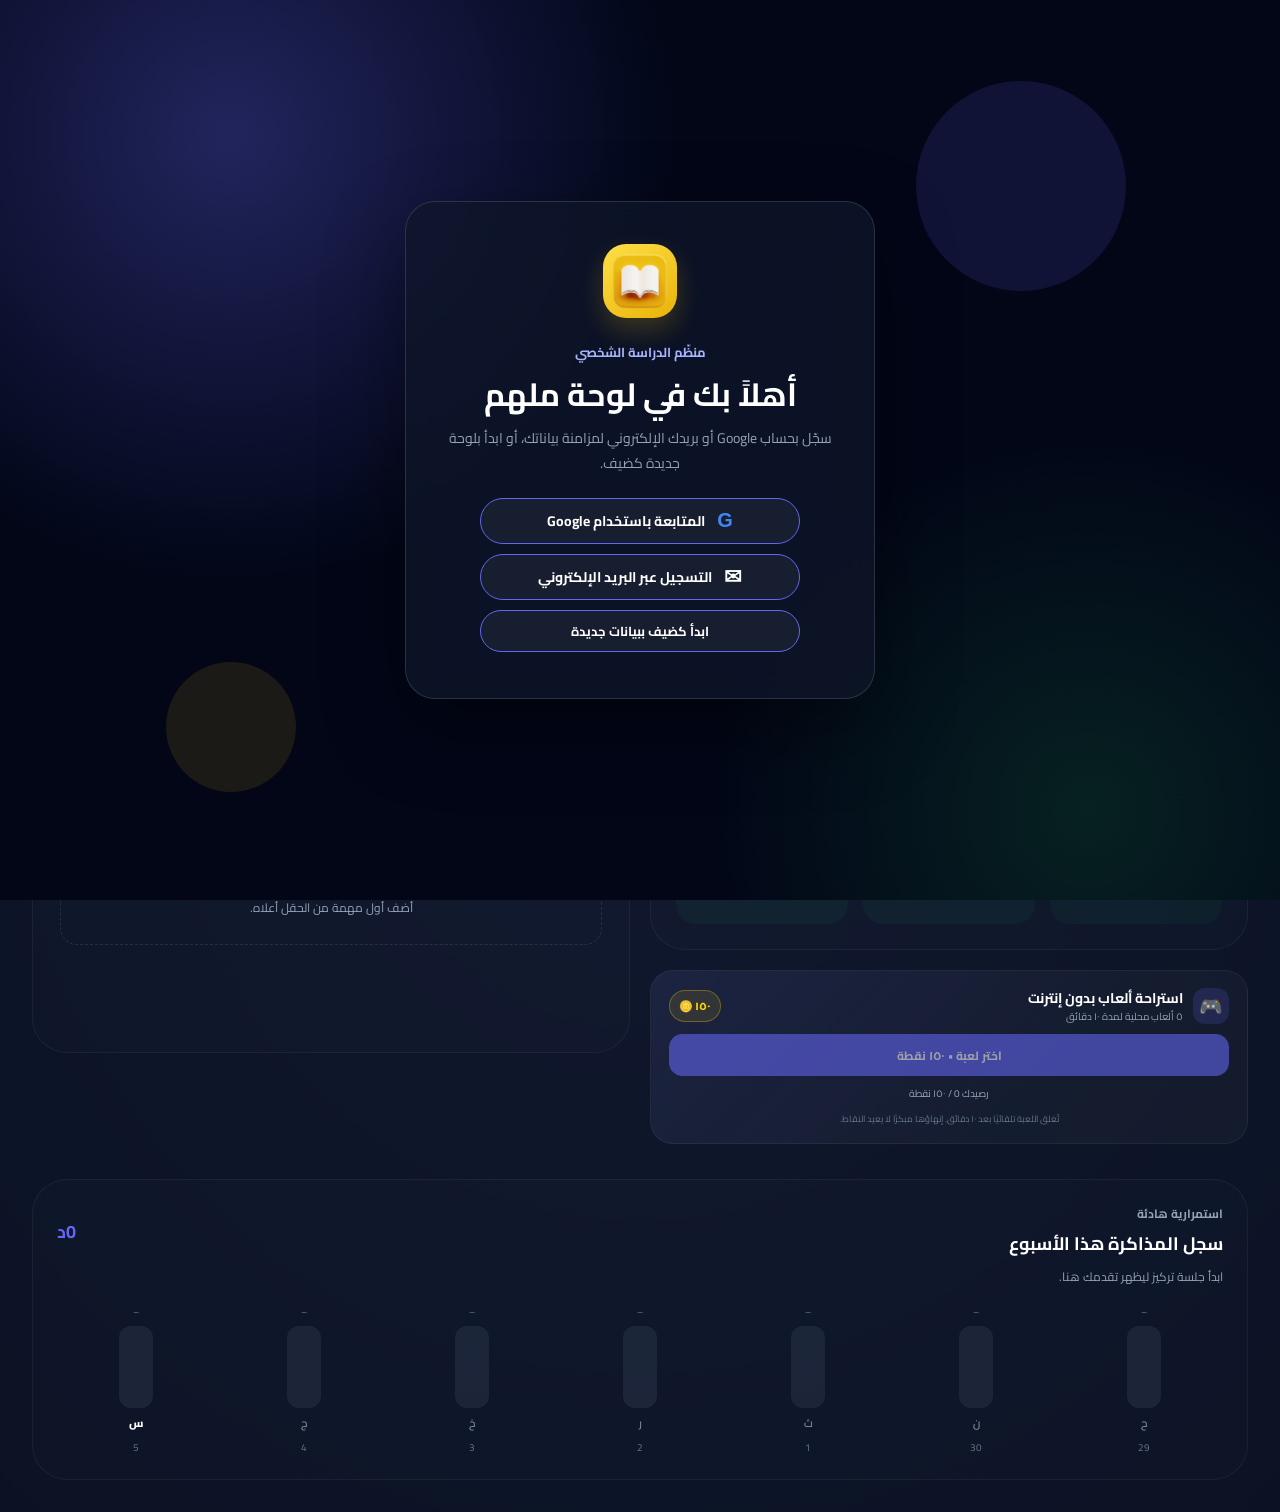
<file: index.html>
<!DOCTYPE html>
<html lang="ar" dir="rtl">
<head>
    <script>
        if (window.location.hostname === 'mlhmmmdwh505-sys.github.io'
            && window.location.pathname.replace(/\/+$/, '') === '/molham') {
            const projectBase = document.createElement('base');
            projectBase.href = '/molham/';
            document.head.append(projectBase);
        }
    </script>
    <script>
        try {
            document.documentElement.dataset.theme = localStorage.getItem('colorScheme') === 'light' ? 'light' : 'dark';
        } catch (error) {
            document.documentElement.dataset.theme = 'dark';
        }
    </script>
    <link rel="stylesheet" href="style.css?v=101">
    <link rel="stylesheet" href="fonts.css?v=12">
    <link rel="icon" type="image/png" href="gnome-books.png">
    <link rel="manifest" href="manifest.json?v=11">
    <link rel="canonical" href="https://mlhmmmdwh505-sys.github.io/molham/">
    <meta name="keywords" content="ملهم ممدوح, molham, github pages, موقع ملهم">
    <meta name="description" content="هذا الموقع جميل و مثالي للدراسة و العمل و جميع المهام موقع ملهم هو اداة تنظيم و ترتيب و زيادة الانتاجية مصمم من قبل ملهم.">
    <meta name="copyright" content="Copyright © 2026 Molham Mamdouh. Original website materials reserved.">
    <meta name="verifywebsiteownership" content="tgf8hWSVWpGMEXVmzfc2SXcru"/>
    <meta charset="UTF-8">
    <meta name="viewport" content="width=device-width, initial-scale=1.0">
    <title>Molham Dashboard | لوحتك الدراسية</title>
    <meta name="theme-color" content="#11190f">
    <script defer src="firebase-app-compat.js"></script>
    <script defer src="firebase-auth-compat.js"></script>
    <script defer src="firebase-firestore-compat.js"></script>
</head>
<body class="login-visible">
    <section id="loginScreen" class="login-screen" aria-labelledby="loginTitle">
        <div class="login-card">
            <div class="login-logo-wrap"><img src="gnome-books.png" alt="شعار الموقع" class="login-logo"></div>
            <span class="login-eyebrow">منظّم الدراسة الشخصي</span>
            <h1 id="loginTitle">أهلاً بك في لوحة ملهم</h1>
            <p id="loginDescription">سجّل بحساب Google أو بريدك الإلكتروني لمزامنة بياناتك، أو ابدأ بلوحة جديدة كضيف.</p>
            <button id="googleLoginButton" class="firebase-provider-button firebase-google-button" type="button">
                <span class="google-mark" aria-hidden="true">G</span>
                <span id="googleLoginLabel">المتابعة باستخدام Google</span>
            </button>
            <button id="emailLoginOpenButton" class="firebase-provider-button email-login-open-button" type="button">
                <span class="email-provider-icon" aria-hidden="true">✉</span>
                <span id="emailLoginOpenLabel">التسجيل عبر البريد الإلكتروني</span>
            </button>
            <form id="emailAuthForm" class="credential-login-form" hidden>
                <label id="emailLabel" for="emailInput">البريد الإلكتروني</label>
                <input id="emailInput" type="email" inputmode="email" autocomplete="username" dir="ltr" placeholder="name@example.com" required>
                <label id="passwordLabel" for="passwordInput">كلمة المرور</label>
                <input id="passwordInput" type="password" autocomplete="current-password" minlength="6" required>
                <p id="emailSignupHint" class="recovery-hint" hidden>استخدم بريدًا حقيقيًا تستطيع فتحه. سنرسل إليه رابط تأكيد، ولن يكتمل إنشاء الحساب قبل فتحه.</p>
                <button id="emailAuthSubmitButton" class="email-auth-submit" type="submit">تسجيل الدخول بالبريد</button>
                <div class="email-auth-links">
                    <button id="emailAuthModeButton" type="button">إنشاء حساب جديد</button>
                    <button id="passwordResetButton" type="button">نسيت كلمة المرور؟</button>
                </div>
                <button id="emailAuthBackButton" class="email-auth-back" type="button">العودة لخيارات الدخول</button>
            </form>
            <form id="passwordRecoveryRequestForm" class="credential-login-form recovery-form" hidden>
                <p id="passwordRecoveryRequestHint" class="recovery-hint">لا يشترط أن يكون البريد Gmail؛ ينفع أي بريد حقيقي تقدر تفتحه. رابط الاستعادة يذهب إلى البريد المرتبط بالحساب. لاستخدام بريد آخر، غيّر بريد الدخول وأكّده أولًا من إعدادات الحساب. تأكد من صحة البريد؛ نحن غير مسؤولين عن إدخال بريد خاطئ.</p>
                <label id="passwordRecoveryEmailLabel" for="passwordRecoveryEmailInput">البريد الإلكتروني للحساب</label>
                <input id="passwordRecoveryEmailInput" type="email" inputmode="email" autocomplete="email" dir="ltr" placeholder="name@example.com" required>
                <button id="passwordRecoverySendButton" class="email-auth-submit" type="submit">إرسال رابط تغيير كلمة المرور</button>
                <button id="passwordRecoveryRequestBackButton" class="email-auth-back" type="button">العودة لتسجيل الدخول</button>
            </form>
            <section id="emailVerificationPanel" class="email-verification-panel" hidden>
                <p id="emailVerificationMessage" class="recovery-hint"></p>
                <button id="emailVerificationResendButton" class="email-auth-submit" type="button">إعادة إرسال رابط التأكيد</button>
                <form id="emailVerificationChangeForm" class="credential-login-form">
                    <label id="emailVerificationChangeLabel" for="emailVerificationChangeInput">لو البريد خطأ، أدخل بريدًا حقيقيًا بدلًا منه</label>
                    <input id="emailVerificationChangeInput" type="email" inputmode="email" autocomplete="email" dir="ltr" placeholder="name@example.com" required>
                    <button id="emailVerificationChangeSubmit" class="email-auth-submit" type="submit">إرسال رابط التأكيد للبريد الجديد</button>
                </form>
                <button id="emailVerificationCheckButton" class="email-auth-submit" type="button">أكدت البريد، تحقق الآن</button>
                <button id="emailVerificationBackButton" class="email-auth-back" type="button">العودة لتسجيل الدخول</button>
            </section>
            <button id="continueAsGuestButton" class="guest-skip-button" type="button">ابدأ كضيف ببيانات جديدة</button>
            <p id="googleLoginError" class="login-error" role="alert" hidden></p>
            <p id="loginStatus" class="login-status" role="status" aria-live="polite" hidden></p>
            <p id="loginNote" class="login-note">استخدم بريدًا حقيقيًا لاستعادة كلمة المرور. إذا كان بريدك الحالي لا يستقبل الرسائل، سجّل الدخول وغيّره من إعدادات الحساب.</p>
        </div>
    </section>

    <div class="glass-card">
        <div class="top-actions">
            <div class="mini-score">
                <span><span class="points-coin-icon" aria-hidden="true">🪙</span> <span id="userPoints">0</span></span>
                <button onclick="resetPoints()" class="reset-mini" title="تصفير النقاط">🗑️</button>
            </div>
            <button id="topActionsToggle" class="top-actions-toggle" type="button" aria-expanded="false" aria-controls="dashboardActionMenu" aria-label="عرض الأدوات">
                <span class="top-actions-toggle-icon" aria-hidden="true">☰</span>
                <span>الأدوات</span>
                <span class="top-actions-toggle-chevron" aria-hidden="true">⌄</span>
            </button>
            <div class="dashboard-action-menu" id="dashboardActionMenu" role="group" aria-label="أدوات لوحة التحكم" hidden>
            <a class="mushaf-open-link" id="mushafOpenLink" href="mushaf.html" aria-label="فتح المصحف الشريف" aria-haspopup="dialog" aria-controls="mushafSessionOverlay">
                <span aria-hidden="true">📖</span><span>المصحف</span>
            </a>
            <a class="mushaf-open-link tasbeeh-open-link" id="tasbeehOpenLink" href="tasbeeh.html" aria-label="فتح السبحة" aria-haspopup="dialog" aria-controls="mushafSessionOverlay">
                <span aria-hidden="true">📿</span><span>السبحة</span>
            </a>
            <button id="themeToggle" class="theme-toggle" type="button" role="switch" aria-checked="false" aria-label="التبديل إلى الوضع الفاتح" title="التبديل إلى الوضع الفاتح">
                <span class="theme-toggle-track" aria-hidden="true">
                    <span class="theme-toggle-thumb">
                        <svg class="theme-icon theme-icon-moon" viewBox="0 0 24 24" focusable="false">
                            <path d="M19.4 15.1A8.2 8.2 0 0 1 8.9 4.6 8.5 8.5 0 1 0 19.4 15.1Z" fill="currentColor"/>
                            <path d="m17.7 4 .45 1.15L19.3 5.6l-1.15.45L17.7 7.2l-.45-1.15-1.15-.45 1.15-.45L17.7 4Zm2.7 4 .3.75.75.3-.75.3-.3.75-.3-.75-.75-.3.75-.3.3-.75Z" fill="currentColor"/>
                        </svg>
                        <svg class="theme-icon theme-icon-sun" viewBox="0 0 24 24" focusable="false">
                            <circle cx="12" cy="12" r="4" fill="currentColor"/>
                            <path d="M12 2v2m0 16v2M4.93 4.93l1.42 1.42m11.3 11.3 1.42 1.42M2 12h2m16 0h2M4.93 19.07l1.42-1.42m11.3-11.3 1.42-1.42" fill="none" stroke="currentColor" stroke-linecap="round" stroke-width="2"/>
                        </svg>
                    </span>
                </span>
            </button>
            </div>
        </div>

        <div id="guestAccountControl" class="account-control" hidden>
            <button type="button" id="guestAccountMenuButton" class="account-trigger" aria-label="إعدادات الحساب" aria-expanded="false">
                <svg class="account-settings-icon" viewBox="0 0 24 24" aria-hidden="true">
                    <path d="M19.43 12.98c.04-.32.07-.65.07-.98s-.02-.66-.07-.98l2.11-1.65c.19-.15.24-.42.12-.64l-2-3.46c-.12-.22-.37-.31-.6-.22l-2.49 1c-.52-.4-1.08-.73-1.69-.98L14.5 2.42C14.46 2.18 14.25 2 14 2h-4c-.25 0-.46.18-.5.42L9.12 5.07c-.61.25-1.17.58-1.69.98l-2.49-1c-.23-.08-.48 0-.6.22l-2 3.46c-.13.22-.07.49.12.64l2.11 1.65c-.04.32-.08.65-.08.98s.03.66.08.98l-2.11 1.65c-.19.15-.24.42-.12.64l2 3.46c.12.22.37.31.6.22l2.49-1c.52.4 1.08.73 1.69.98l.38 2.65c.04.24.25.42.5.42h4c.25 0 .46-.18.5-.42l.38-2.65c.61-.25 1.17-.58 1.69-.98l2.49 1c.23.08.48 0 .6-.22l2-3.46c.12-.22.07-.49-.12-.64l-2.11-1.65zM12 15.5A3.5 3.5 0 1 1 12 8a3.5 3.5 0 0 1 0 7.5z"/>
                </svg>
            </button>
            <div id="guestAccountMenu" class="account-menu" hidden>
                <button type="button" id="guestLoginButton" class="guest-login-button">تسجيل الدخول</button>
            </div>
        </div>

        <div id="accountControl" class="account-control" hidden>
            <button type="button" id="accountMenuButton" class="account-trigger" aria-label="بيانات الحساب" aria-expanded="false">
                <img id="accountAvatar" class="account-avatar" src="gnome-books.png" alt="صورة الحساب">
            </button>
            <div id="accountMenu" class="account-menu" hidden>
                <p id="cloudSyncStatus" class="cloud-sync-status" role="status" aria-live="polite">جارٍ تحميل بيانات الحساب…</p>
                <button type="button" id="changeAvatarButton" class="avatar-action-button">تغيير صورة الحساب</button>
                <button type="button" id="resetAvatarButton" class="avatar-action-button avatar-reset-button" hidden>استعادة الصورة الأصلية</button>
                <input id="avatarFileInput" class="avatar-file-input" type="file" accept="image/*" aria-label="اختيار صورة الحساب" hidden>
                <button type="button" id="linkEmailPasswordButton" class="link-auth-button" hidden>إضافة كلمة مرور لهذا الحساب</button>
                <form id="linkEmailPasswordForm" class="link-auth-form" hidden>
                    <label id="linkEmailPasswordLabel" for="linkEmailPasswordInput">كلمة مرور للحساب نفسه</label>
                    <input id="linkEmailPasswordInput" type="password" autocomplete="new-password" minlength="6" required>
                    <button id="linkEmailPasswordSubmit" type="submit">ربط كلمة المرور</button>
                </form>
                <button type="button" id="changeLoginEmailButton" class="link-auth-button"></button>
                <form id="changeLoginEmailForm" class="link-auth-form" hidden>
                    <label id="changeLoginEmailLabel" for="changeLoginEmailInput">البريد الحقيقي للدخول واستعادة كلمة المرور</label>
                    <input id="changeLoginEmailInput" type="email" inputmode="email" autocomplete="email" dir="ltr" placeholder="name@example.com" required>
                    <button id="changeLoginEmailSubmit" type="submit">إرسال رابط التأكيد</button>
                </form>
                <button type="button" id="logoutButton" class="logout-button">تسجيل الخروج</button>
            </div>
        </div>

        <div class="date-tag" id="dateDisplay"></div>

        <header>
            <h1 id="mainTitle">لوحة تحكم <span id="mainTitleName">دكتور ملهم</span> 🩺</h1>
            <p class="welcome-msg"><span id="welcomeWord">مرحباً بك،</span> <span id="userNameDisplay">دكتور ملهم</span> ✨</p>
            <p id="motivationQuote" style="color: var(--primary); font-style: italic; margin-top: 10px; min-height: 24px; font-weight: bold;"></p>
            <div class="smart-strip" aria-live="polite"><span>✨ <span id="smartLabel">اقتراح ذكي</span></span><p id="smartSuggestion"></p></div>

           <details class="preferences">
                <summary id="customizeLabel">⚙️ تخصيص لوحتك</summary>
                <div class="settings-bar">
                <div class="input-group">
                    <label id="langLabel">اللغة</label>
                    <select id="langSelect">
                        <option value="ar">العربية</option>
                        <option value="en">English</option>
                    </select>
                </div>

                <div class="input-group">
                    <label id="nameLabel">الاسم</label>
                    <input type="text" id="userNameInput" placeholder="اكتب الاسم هنا ...">
                </div>

                <div class="input-group">
                    <label id="roleLabel">الدور</label>
                    <select id="roleSelect"></select>
                </div>

                <div class="input-group">
                    <label id="colorLabel">اللون</label>
                    <label class="color-picker-control" for="colorPicker" aria-label="اختر لون الواجهة">
                        <input type="color" id="colorPicker">
                    </label>
                </div>

                <div class="input-group">
                    <label id="minsLabel">الدقائق</label>
                    <input type="number" id="minsInput" min="1" max="120" value="25">
                </div>

                <div class="input-group">
                    <label id="dateLabel">التاريخ</label>
                    <input type="date" id="gradDateInput">
                </div>

                <button id="mainSaveBtn">تأكيد الإعدادات</button>
            </div>
            </details>
        </header>

        <section class="daily-overview" id="dailyOverview" aria-label="ملخص اليوم">
            <article class="daily-stat-card daily-stat-completed">
                <span class="daily-stat-icon" aria-hidden="true">✓</span>
                <div class="daily-stat-copy">
                    <span class="daily-stat-label" id="dailyCompletedLabel">إنجاز اليوم</span>
                    <strong id="dailyCompletedStat">0</strong>
                    <div class="daily-progress-track" aria-hidden="true"><span id="dailyProgressBar"></span></div>
                    <small id="dailyProgressText">كل مهمة تمنحك ٥ نقاط، بحد أقصى ٣٠ نقطة مهام يوميًا</small>
                </div>
            </article>
            <article class="daily-stat-card">
                <span class="daily-stat-icon" aria-hidden="true">☷</span>
                <div class="daily-stat-copy">
                    <span class="daily-stat-label" id="dailyRemainingLabel">مهام متبقية</span>
                    <strong id="dailyRemainingStat">0</strong>
                    <small id="dailyRemainingHint">مهام تنتظر إنجازك</small>
                </div>
            </article>
            <article class="daily-stat-card">
                <span class="daily-stat-icon" aria-hidden="true">◷</span>
                <div class="daily-stat-copy">
                    <span class="daily-stat-label" id="dailyFocusLabel">مذاكرة اليوم</span>
                    <strong id="dailyFocusStat">0 د</strong>
                    <small id="dailyFocusHint">وقت تركيز فعلي</small>
                </div>
            </article>
            <article class="daily-stat-card">
                <span class="daily-stat-icon" aria-hidden="true">✦</span>
                <div class="daily-stat-copy">
                    <span class="daily-stat-label" id="dailyStreakLabel">سلسلة الالتزام</span>
                    <strong id="dailyStreakStat">0 يوم</strong>
                    <small id="dailyStreakHint">ابدأ جلسة مذاكرة اليوم</small>
                </div>
            </article>
        </section>

        <div class="dashboard-grid">
            <aside class="side-col">
                <section class="info-card countdown-card">
                    <h3 id="countdownTitle">⏳ حلم التخرج</h3>
                    <div id="countdown" class="modern-timer">
                        <div class="unit"><span id="years">00</span><label id="labelYears">سنة</label></div>
                        <div class="unit"><span id="days">00</span><label id="labelDays">يوم</label></div>
                        <div class="unit"><span id="hours">00</span><label id="labelHours">ساعة</label></div>
                    </div>
                </section>

                <section class="info-card store-card">
                    <h3 id="storeTitle">☕ متجر الطاقة 1د = 15ن</h3>
                    <div class="store-grid">
                        <div class="item" onclick="buyBreak(5)" id="itemBreak5">5 د = <small>75ن</small></div>
                        <div class="item" onclick="buyBreak(10)" id="itemBreak10">10 د = <small>150ن</small></div>
                        <div class="item" onclick="buyBreak(15)" id="itemBreak15">15 د = <small>225ن</small></div>
                    </div>
                </section>

                <section class="info-card game-pass-card" aria-labelledby="gamePassTitle">
                    <div class="game-pass-heading">
                        <span class="game-pass-icon" aria-hidden="true">🎮</span>
                        <div class="game-pass-heading-copy">
                            <h3 id="gamePassTitle">استراحة ألعاب بدون إنترنت</h3>
                            <p id="gamePassSubtitle">٥ ألعاب محلية لمدة ١٠ دقائق</p>
                        </div>
                        <span class="game-pass-cost" id="gamePassCost">١٥٠ 🪙</span>
                    </div>
                    <div class="game-pass-actions">
                        <button type="button" class="game-enter-button" id="gameEnterButton">اختر لعبة • ١٥٠ نقطة</button>
                        <button type="button" class="game-session-close" id="closeGameSessionButton" hidden>إنهاء اللعب</button>
                    </div>
                    <p class="game-pass-status" id="gamePassStatus" aria-live="polite">جاهز للدخول</p>
                    <small class="game-pass-note" id="gamePassNote">تُغلق اللعبة تلقائيًا بعد ١٠ دقائق. إنهاؤها مبكرًا لا يعيد النقاط.</small>
                </section>
            </aside>

            <main class="main-col">
                <section class="info-card focus-card">
                    <button type="button" id="focusModeToggle" class="focus-mode-toggle" aria-pressed="false">⛶ وضع التركيز</button>
                    <p class="focus-verse" aria-live="polite">
                        <span id="focusVerseText"></span>
                        <span id="focusVerseReference" class="focus-verse-reference"></span>
                    </p>
                    <div class="focus-timer-ring" id="focusTimerRing">
                        <div id="pomoDisplay">25:00</div>
                    </div>
                    <div class="pomo-actions">
                        <button onclick="toggleTimer()" id="startBtn" class="btn-main">ابدأ المهمة</button>
                        <button onclick="resetTimer()" id="resetBtn">اعادة ضبط</button>
                    </div>
                </section>

                <section class="info-card tasks-card todo-box">
                    <div class="input-section">
                        <input type="text" id="taskInput" placeholder="أضف مهمة جديدة...">
                        <button onclick="addTask()" class="btn-add" id="taskAddButton" aria-label="إضافة مهمة">+</button>
                    </div>
                    <div class="task-toolbar">
                        <label class="task-control">
                            <span id="taskPriorityLabel">الأولوية</span>
                            <select id="taskPriority">
                                <option value="medium">متوسطة</option>
                                <option value="high">عالية</option>
                                <option value="low">منخفضة</option>
                            </select>
                        </label>
                    </div>
                    <ul id="taskList" class="custom-scroll"></ul>
                </section>
            </main>
        </div>

        <section class="study-week-card info-card" aria-labelledby="studyWeekTitle">
            <div class="study-week-heading">
                <div>
                    <span class="section-kicker" id="studyWeekKicker">استمرارية هادئة</span>
                    <h2 id="studyWeekTitle">سجل المذاكرة هذا الأسبوع</h2>
                </div>
                <strong id="weeklyStudyTotal">0 د</strong>
            </div>
            <p class="study-week-caption" id="studyWeekCaption">ابدأ جلسة تركيز ليظهر تقدمك هنا.</p>
            <div class="study-week-chart" id="studyWeekChart" role="img" aria-label="سجل دقائق المذاكرة خلال آخر سبعة أيام"></div>
        </section>
    </div>
    <div class="game-session-overlay" id="gameSessionModal" hidden>
        <section class="game-session-dialog" role="dialog" aria-modal="true" aria-labelledby="gameSessionModalTitle" aria-describedby="gameSessionModalHint">
            <div class="game-session-header">
                <div class="game-session-heading">
                    <span class="game-session-icon" aria-hidden="true">🎮</span>
                    <div>
                        <h2 id="gameSessionModalTitle">ألعاب الاستراحة</h2>
                <p><span id="gameSessionModalHint">تبقّى من وقت اللعب</span> <strong id="gameSessionCountdown" aria-live="off">10:00</strong></p>
                    </div>
                </div>
                <button type="button" class="game-session-modal-close" id="closeGameModalButton" aria-label="إنهاء وإغلاق اللعبة">×</button>
            </div>
            <div class="game-session-progress-track" aria-hidden="true"><span id="gameSessionProgress"></span></div>
            <div class="game-session-stage">
                <iframe id="embeddedGameFrame" title="ألعاب محلية تعمل دون إنترنت" src="about:blank" sandbox="allow-scripts allow-same-origin allow-forms allow-pointer-lock" allow="fullscreen; gamepad" allowfullscreen></iframe>
            </div>
        </section>
    </div>
    <div class="mushaf-session-overlay" id="mushafSessionOverlay" hidden>
        <section class="mushaf-session-dialog" role="dialog" aria-modal="true" aria-labelledby="mushafOverlayTitle">
            <header class="mushaf-overlay-header">
                <h2 id="mushafOverlayTitle">المصحف الشريف</h2>
                <p class="mushaf-break-status" id="mushafBreakStatus" role="status" aria-live="off" hidden></p>
                <button type="button" class="mushaf-overlay-close" id="closeMushafOverlayButton" aria-label="إغلاق اللوحة">×</button>
            </header>
            <div class="mushaf-overlay-stage">
                <iframe id="mushafFrame" title="المصحف الشريف" src="about:blank" allow="fullscreen" allowfullscreen></iframe>
            </div>
        </section>
    </div>
    <nav class="mobile-quick-actions" id="mobileQuickActions" aria-label="اختصارات سريعة">
        <button type="button" id="quickAddTaskButton"><span aria-hidden="true">＋</span><span id="quickAddTaskLabel">إضافة مهمة</span></button>
        <button type="button" id="quickFocusButton"><span aria-hidden="true">⏱</span><span id="quickFocusLabel">بدء التركيز</span></button>
    </nav>
    <div class="focus-session-toast" id="focusSessionToast" role="status" aria-live="polite" hidden></div>
<video id="bgTrack" playsinline autoplay loop muted style="position:fixed; width:1px; height:1px; opacity:0.01; pointer-events:none;"></video>
    <script defer src="script.js?v=138"></script>
</body>
</html>
</file>
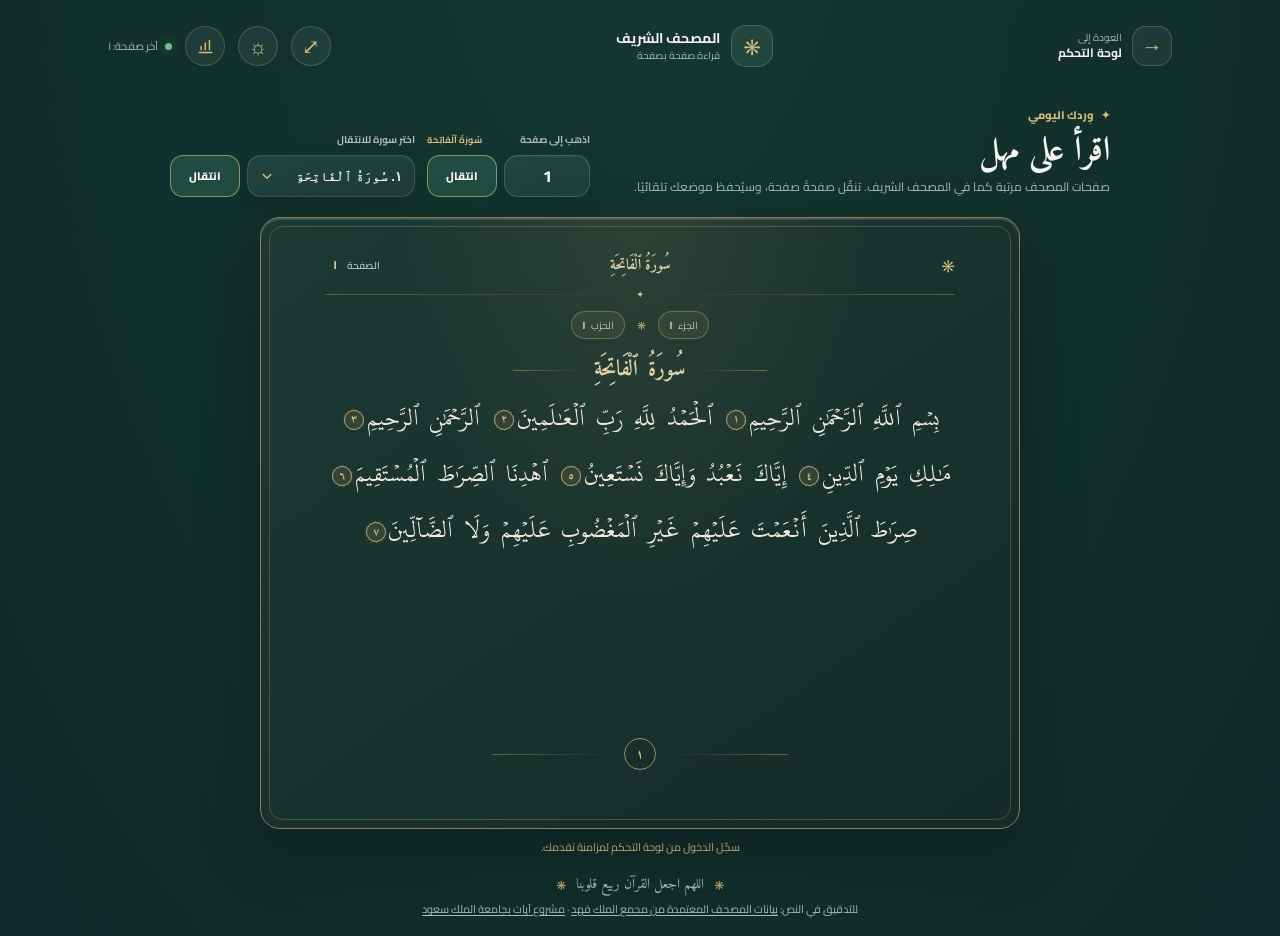
<file: mushaf.html>
<!DOCTYPE html>
<html lang="ar" dir="rtl">
<head>
    <meta charset="UTF-8">
    <meta name="viewport" content="width=device-width, initial-scale=1.0">
    <meta name="theme-color" content="#123a34">
    <meta name="description" content="اقرأ المصحف الشريف صفحةً صفحة، مع حفظ موضع القراءة تلقائيًا.">
    <meta name="copyright" content="Copyright © 2026 Molham Mamdouh. Original website materials reserved.">
    <link rel="canonical" href="https://mlhmmmdwh505-sys.github.io/mushaf.html">
    <title>المصحف الشريف | لوحة ملهم</title>
    <script>
        try {
            const savedMushafTheme = localStorage.getItem('mushafColorScheme');
            const firstVisitTheme = localStorage.getItem('colorScheme');
            document.documentElement.dataset.theme = (savedMushafTheme || firstVisitTheme) === 'light' ? 'light' : 'dark';
        } catch (error) {
            document.documentElement.dataset.theme = 'dark';
        }
    </script>
    <link rel="manifest" href="manifest.json?v=11">
    <link rel="icon" type="image/png" href="gnome-books.png">
    <link rel="stylesheet" href="fonts.css?v=12">
    <link rel="stylesheet" href="mushaf.css?v=79">
</head>
<body>
    <div class="mushaf-app">
        <header class="reader-header">
            <a class="back-link" href="index.html" aria-label="العودة إلى لوحة التحكم">
                <span class="back-arrow" aria-hidden="true">→</span>
                <span class="back-copy"><small>العودة إلى</small><strong>لوحة التحكم</strong></span>
            </a>
            <div class="reader-brand" aria-label="المصحف الشريف، قراءة صفحة بصفحة">
                <span class="brand-mark" aria-hidden="true">۞</span>
                <span><strong>المصحف الشريف</strong><small>قراءة صفحة بصفحة</small></span>
            </div>
            <div class="reader-header-actions">
                <button class="reader-zoom-toggle" id="pageZoomToggle" type="button" aria-pressed="false" aria-label="تكبير المصحف" title="تكبير المصحف">
                    <span aria-hidden="true">⤢</span>
                </button>
                <button class="reader-font-size-button" id="mushafZoomOut" type="button" aria-label="تصغير خط القرآن" title="تصغير خط القرآن" aria-controls="pageContent">−</button>
                <button class="reader-font-size-button" id="mushafZoomIn" type="button" aria-label="تكبير خط القرآن" title="تكبير خط القرآن" aria-controls="pageContent">+</button>
                <button class="reader-theme-toggle" id="readerThemeToggle" type="button" role="switch" aria-checked="false" aria-label="التبديل إلى الوضع الفاتح" title="التبديل إلى الوضع الفاتح">
                    <span class="reader-mode-icon reader-mode-sun" aria-hidden="true">☼</span>
                    <span class="reader-mode-icon reader-mode-moon" aria-hidden="true">☾</span>
                </button>
                <button class="reader-plans-toggle" id="readerPlansToggle" type="button" aria-expanded="false" aria-controls="readerPlans" aria-label="إظهار متابع الختمة وختم سورة كل يوم" title="إظهار متابع الختمة وختم سورة كل يوم">
                    <svg aria-hidden="true" viewBox="0 0 24 24" fill="none">
                        <path d="M4 19.5h16M6.5 16v-4M11.75 16V8M17 16V4.5" />
                    </svg>
                </button>
                <div class="saved-position" id="savedPosition" hidden>
                    <span class="saved-dot" aria-hidden="true"></span>
                    <span id="savedPositionText">موضعك محفوظ</span>
                </div>
            </div>
        </header>

        <main class="reader-main">
            <section class="reader-intro" aria-labelledby="readerTitle">
                <div class="intro-copy">
                    <span class="eyebrow"><span aria-hidden="true">✦</span> وِردك اليومي</span>
                    <h1 id="readerTitle">اقرأ على مهل</h1>
                    <p>صفحات المصحف مرتبة كما في المصحف الشريف. تنقّل صفحةً صفحة، وسيُحفظ موضعك تلقائيًا.</p>
                </div>
                <div class="reader-jump-tools">
                    <form class="page-jump" id="pageJumpForm">
                        <label class="page-jump-label" for="pageNumberInput">
                            <span>اذهب إلى صفحة</span>
                            <small class="current-page-surah" id="currentPageSurah" aria-live="polite">السورة الحالية</small>
                        </label>
                        <div class="jump-controls">
                            <input id="pageNumberInput" type="number" inputmode="numeric" min="1" max="604" value="1" aria-label="رقم الصفحة من ١ إلى ٦٠٤">
                            <button type="submit">انتقال</button>
                        </div>
                    </form>
                    <form class="surah-jump" id="surahJumpForm">
                        <label for="surahSelect">اختر سورة للانتقال</label>
                        <div class="jump-controls">
                            <select id="surahSelect" aria-label="اختر سورة للانتقال إليها">
                                <option value="">جارٍ تحميل السور…</option>
                            </select>
                            <button id="surahJumpButton" type="submit">انتقال</button>
                        </div>
                    </form>
                </div>
            </section>

            <div class="reader-plans" id="readerPlans" hidden>
            <section class="khatma-card" aria-labelledby="khatmaTitle">
                <div class="khatma-heading">
                    <span class="khatma-mark" aria-hidden="true">۞</span>
                    <div>
                        <span class="khatma-eyebrow">خطة قراءة مرنة</span>
                        <h2 id="khatmaTitle">متابع الختمة</h2>
                        <p>حدد مدة الختمة، وسنحسب لك ورد اليوم من موضعك الحالي.</p>
                    </div>
                </div>
                <div class="khatma-content">
                    <div class="khatma-metrics">
                        <div class="khatma-metric">
                            <div class="khatma-metric-copy"><span>ورد اليوم</span><strong id="khatmaDailyProgress">—</strong></div>
                            <div class="khatma-progress-track" role="progressbar" aria-label="إنجاز ورد اليوم" aria-valuemin="0" aria-valuemax="100" aria-valuenow="0"><span id="khatmaDailyFill"></span></div>
                            <small id="khatmaDailyHint">ابدأ خطة لمعرفة عدد الصفحات المطلوبة اليوم.</small>
                        </div>
                        <div class="khatma-metric">
                            <div class="khatma-metric-copy"><span>تقدم الختمة</span><strong id="khatmaOverallProgress">—</strong></div>
                            <div class="khatma-progress-track" role="progressbar" aria-label="التقدم في الختمة" aria-valuemin="0" aria-valuemax="100" aria-valuenow="0"><span id="khatmaOverallFill"></span></div>
                            <small id="khatmaOverallHint">تبدأ الخطة من الصفحة التي تقرؤها الآن.</small>
                        </div>
                    </div>
                    <div class="khatma-actions">
                        <form class="khatma-plan-form" id="khatmaForm">
                            <label for="khatmaDuration">مدة الختمة</label>
                            <div class="khatma-plan-controls">
                                <input id="khatmaDuration" type="number" inputmode="numeric" min="1" max="604" value="30" aria-label="مدة الختمة بالأيام">
                                <span>يوم</span>
                                <button id="khatmaSaveButton" type="submit">ابدأ الخطة</button>
                            </div>
                        </form>
                        <button class="continue-reading-button" id="continueReadingButton" type="button">كمّل القراءة</button>
                    </div>
                </div>
                <p class="khatma-status" id="khatmaStatus" aria-live="polite">الصفحات التي تفتحها تُحسب مرة واحدة ضمن تقدم الخطة.</p>
            </section>

            <section class="daily-surah-card" aria-labelledby="dailySurahTitle">
                <div class="khatma-heading">
                    <span class="khatma-mark" aria-hidden="true">۞</span>
                    <div>
                        <span class="khatma-eyebrow">وِرد سورة واحدة</span>
                        <h2 id="dailySurahTitle">ختم سورة كل يوم</h2>
                        <p>اختر سورة مختلفة أو كررها، وسجّل إنجاز سورة واحدة في كل يوم من خطتك.</p>
                    </div>
                </div>
                <div class="daily-surah-content">
                    <div class="daily-surah-metric">
                        <div class="khatma-metric-copy"><span>الأيام المنجزة</span><strong id="dailySurahProgress">—</strong></div>
                        <div class="khatma-progress-track" role="progressbar" aria-label="إنجاز خطة السورة اليومية" aria-valuemin="0" aria-valuemax="100" aria-valuenow="0"><span id="dailySurahFill"></span></div>
                        <small id="dailySurahHint">اختر سورة ومدة الخطة للبدء.</small>
                    </div>
                    <form class="daily-surah-form" id="dailySurahForm">
                        <div class="daily-surah-fields">
                            <div class="daily-surah-field daily-surah-select-field">
                                <label for="dailySurahSelect">سورة اليوم</label>
                                <select id="dailySurahSelect" required aria-label="اختر سورة اليوم">
                                    <option value="">جارٍ تحميل السور…</option>
                                </select>
                            </div>
                            <div class="daily-surah-field daily-surah-duration-field">
                                <label for="dailySurahDuration">مدة الخطة</label>
                                <div class="daily-surah-duration-control">
                                    <input id="dailySurahDuration" type="number" inputmode="numeric" min="1" max="3650" value="7" required aria-label="مدة الخطة بالأيام">
                                    <span>يوم</span>
                                </div>
                            </div>
                            <button class="daily-surah-start continue-reading-button" id="dailySurahStartButton" type="submit">ابدأ الخطة</button>
                        </div>
                        <div class="daily-surah-actions">
                            <button class="continue-reading-button" id="readDailySurahButton" type="button" disabled>اقرأ سورة اليوم</button>
                            <button class="daily-surah-complete continue-reading-button" id="completeDailySurahButton" type="button" disabled>سجّلت إتمام السورة</button>
                        </div>
                    </form>
                </div>
                <p class="khatma-status" id="dailySurahStatus" aria-live="polite">يُحفظ تقدم الخطة على هذا الجهاز ويتزامن مع حسابك عند تسجيل الدخول.</p>
            </section>
            </div>

            <section class="reading-area" id="readingArea" tabindex="-1" aria-label="صفحة المصحف">
                <div class="page-paper" id="pagePaper" tabindex="-1" aria-busy="true">
                    <div class="paper-inner">
                        <header class="paper-header">
                            <span class="paper-side-mark" aria-hidden="true">۞</span>
                            <span id="surahHeader">المصحف الشريف</span>
                            <span class="paper-page-label">الصفحة <b id="pageHeaderNumber">١</b></span>
                        </header>
                        <div class="paper-rule" aria-hidden="true"><span>✦</span></div>
                        <div class="page-meta" aria-label="معلومات الجزء والحزب">
                            <span>الجزء <b id="pageJuzNumber">١</b></span>
                            <span class="meta-divider" aria-hidden="true">۞</span>
                            <span>الحزب <b id="pageHizbNumber">١</b></span>
                        </div>
                        <div class="page-loading" id="pageLoading" role="status" aria-live="polite">
                            <span class="loading-mark" aria-hidden="true">۞</span>
                            <span>جارٍ تجهيز الصفحة…</span>
                        </div>
                        <article class="page-content" id="pageContent" aria-label="آيات الصفحة"></article>
                        <div class="page-error" id="pageError" hidden>
                            <span aria-hidden="true">☁</span>
                            <p>تعذّر تجهيز الصفحة من البيانات المخزنة. أعد المحاولة أو أعد فتح الموقع.</p>
                            <button type="button" id="retryPageButton">إعادة المحاولة</button>
                        </div>
                        <footer class="paper-footer" aria-hidden="true">
                            <span class="footer-rule"></span>
                            <span class="page-medallion" id="pageFooterNumber">١</span>
                            <span class="footer-rule"></span>
                        </footer>
                    </div>
                </div>
            </section>

            <p class="reader-status" id="readerStatus" aria-live="polite">اسحب يمينًا أو يسارًا للتنقل بين الصفحات والسور.</p>
            <p class="cloud-sync-status" id="toolCloudSyncStatus" role="status" aria-live="polite">سجّل الدخول من لوحة التحكم لمزامنة تقدمك.</p>
        </main>

        <footer class="reader-footer">
            <span aria-hidden="true">۞</span>
            <span>اللهم اجعل القرآن ربيع قلوبنا</span>
            <span aria-hidden="true">۞</span>
        </footer>
        <p class="reader-source">للتدقيق في النص: <a href="https://qurancomplex.gov.sa/quran-dev/" target="_blank" rel="noopener noreferrer">بيانات المصحف المعتمدة من مجمع الملك فهد</a> · <a href="https://quran.ksu.edu.sa/tafseer/saadi/sura6-aya151.html" target="_blank" rel="noopener noreferrer">مشروع آيات بجامعة الملك سعود</a></p>
    </div>
    <script defer src="firebase-app-compat.js"></script>
    <script defer src="firebase-auth-compat.js"></script>
    <script defer src="firebase-firestore-compat.js"></script>
    <script src="cloud-sync.js?v=9" defer></script>
    <script src="quran-data.js?v=2" defer></script>
    <script src="mushaf.js?v=60" defer></script>
</body>
</html>
</file>
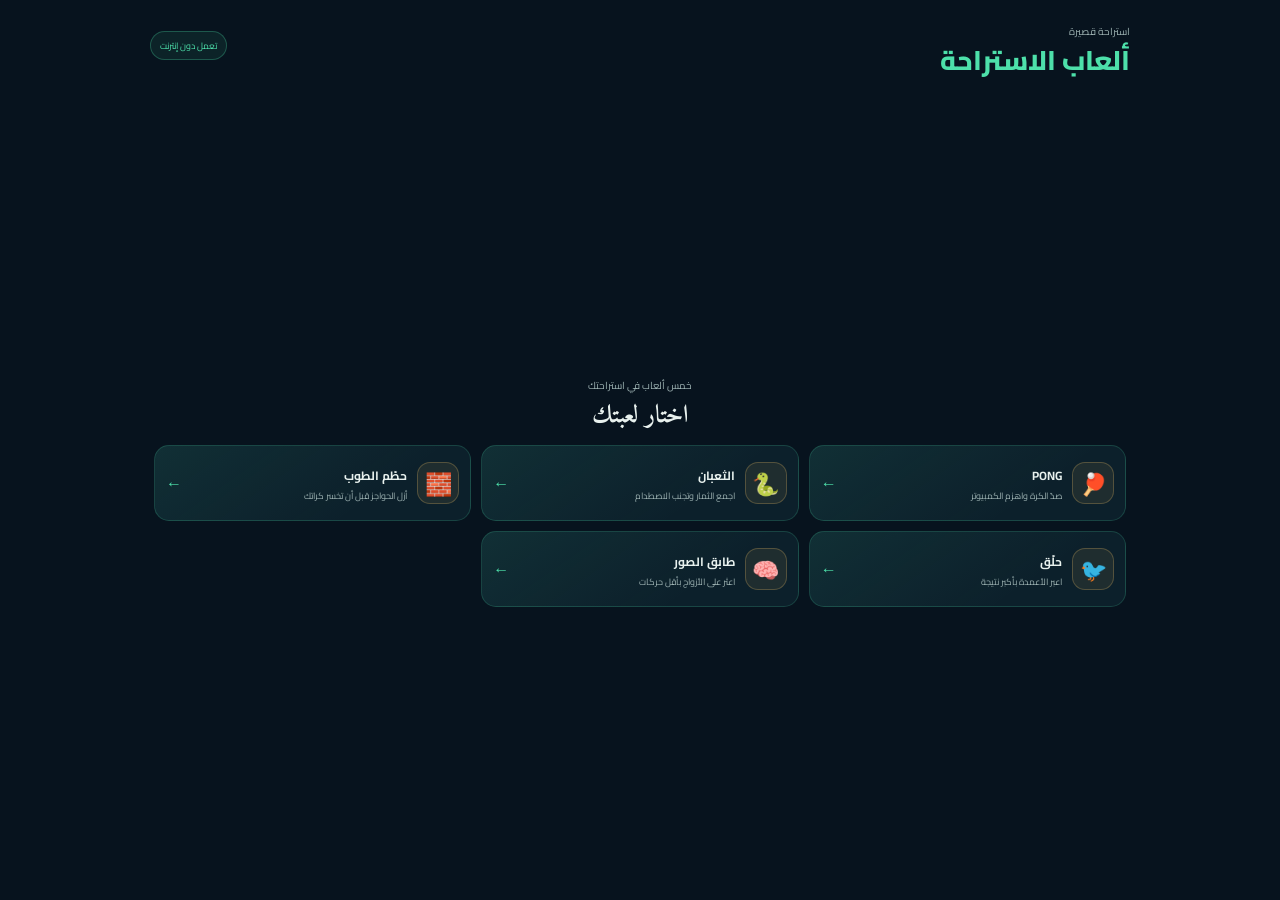
<file: pong.html>
<!DOCTYPE html>
<html lang="ar" dir="rtl">
<head>
    <meta charset="UTF-8">
    <meta name="viewport" content="width=device-width, initial-scale=1.0">
    <meta name="theme-color" content="#07131e">
    <meta name="copyright" content="Copyright © 2026 Molham Mamdouh. Original website materials reserved.">
    <link rel="canonical" href="https://mlhmmmdwh505-sys.github.io/pong.html">
    <title>ألعاب الاستراحة | ملهم</title>
    <link rel="stylesheet" href="fonts.css?v=12">
    <link rel="stylesheet" href="pong.css?v=4">
</head>
<body>
    <main class="game-shell">
        <header class="game-heading">
            <div>
                <span class="game-kicker" id="gameKicker">استراحة قصيرة</span>
                <h1 id="gameTitle">ألعاب الاستراحة</h1>
            </div>
            <span class="offline-badge" id="offlineBadge">تعمل دون إنترنت</span>
        </header>

        <section class="game-picker" id="gamePicker" aria-labelledby="gamePickerTitle">
            <div class="picker-heading">
                <span class="game-kicker" id="pickerKicker">خمس ألعاب في استراحتك</span>
                <h2 id="gamePickerTitle">اختار لعبتك</h2>
            </div>
            <div class="game-picker-grid">
                <button class="game-choice" type="button" data-game="pong">
                    <span class="game-choice-icon" aria-hidden="true">🏓</span>
                    <span class="game-choice-copy"><strong>Pong</strong><small>صدّ الكرة واهزم الكمبيوتر</small></span>
                    <span class="game-choice-arrow" aria-hidden="true">←</span>
                </button>
                <button class="game-choice" type="button" data-game="snake">
                    <span class="game-choice-icon" aria-hidden="true">🐍</span>
                    <span class="game-choice-copy"><strong>الثعبان</strong><small>اجمع الثمار وتجنب الاصطدام</small></span>
                    <span class="game-choice-arrow" aria-hidden="true">←</span>
                </button>
                <button class="game-choice" type="button" data-game="breakout">
                    <span class="game-choice-icon" aria-hidden="true">🧱</span>
                    <span class="game-choice-copy"><strong>حطّم الطوب</strong><small>أزل الحواجز قبل أن تخسر كراتك</small></span>
                    <span class="game-choice-arrow" aria-hidden="true">←</span>
                </button>
                <button class="game-choice" type="button" data-game="flappy">
                    <span class="game-choice-icon" aria-hidden="true">🐦</span>
                    <span class="game-choice-copy"><strong>حلّق</strong><small>اعبر الأعمدة بأكبر نتيجة</small></span>
                    <span class="game-choice-arrow" aria-hidden="true">←</span>
                </button>
                <button class="game-choice" type="button" data-game="memory">
                    <span class="game-choice-icon" aria-hidden="true">🧠</span>
                    <span class="game-choice-copy"><strong>طابق الصور</strong><small>اعثر على الأزواج بأقل حركات</small></span>
                    <span class="game-choice-arrow" aria-hidden="true">←</span>
                </button>
            </div>
        </section>

        <section class="game-stage" id="gameStage" hidden aria-label="منطقة اللعب">
            <div class="game-controls">
                <button id="backToGamesButton" class="back-to-games" type="button">كل الألعاب</button>
                <label class="difficulty-control" for="difficultySelect">
                    <span id="difficultyLabel">المستوى</span>
                    <select id="difficultySelect" aria-label="مستوى صعوبة اللعبة">
                        <option value="easy">سهل</option>
                        <option value="medium" selected>متوسط</option>
                        <option value="hard">صعب</option>
                    </select>
                </label>
            </div>
            <div class="canvas-wrap">
                <canvas id="pongCanvas" width="960" height="540" tabindex="0" aria-label="مساحة اللعب"></canvas>
                <button id="startButton" class="start-button" type="button">ابدأ اللعب</button>
            </div>
            <footer class="game-footer">
                <span id="gameHelp">اختر لعبة للبدء</span>
                <span id="scoreLabel"></span>
            </footer>
        </div>
    </main>
    <script defer src="firebase-app-compat.js"></script>
    <script defer src="firebase-auth-compat.js"></script>
    <script defer src="firebase-firestore-compat.js"></script>
    <script src="cloud-sync.js?v=9" defer></script>
    <script src="pong.js?v=4" defer></script>
</body>
</html>
</file>
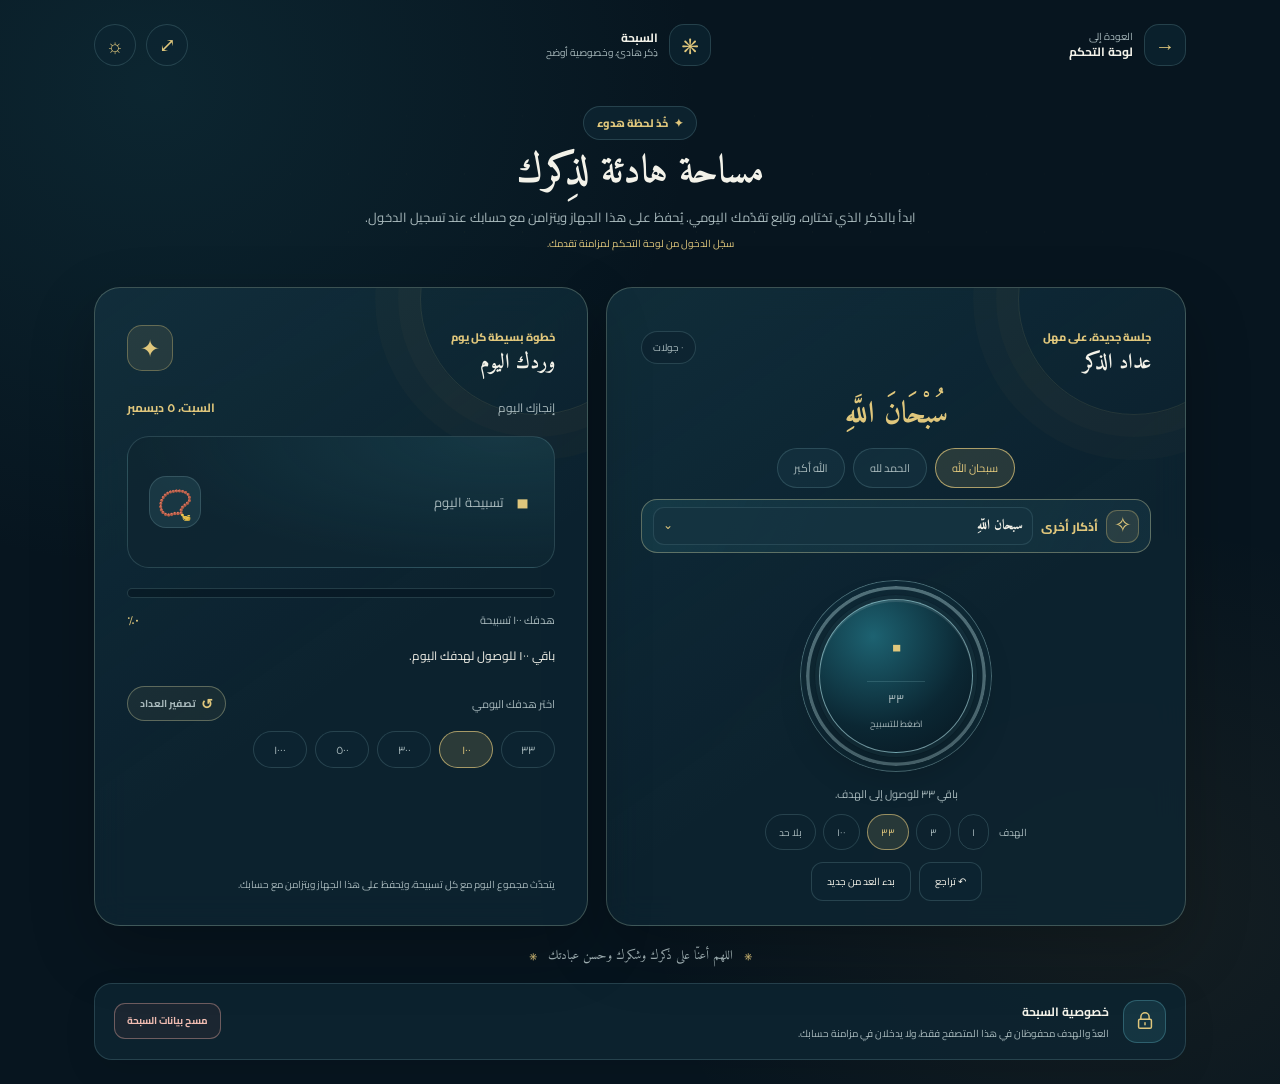
<file: tasbeeh.html>
<!DOCTYPE html>
<html lang="ar" dir="rtl" data-theme="dark">
<head>
    <meta charset="UTF-8">
    <meta name="viewport" content="width=device-width, initial-scale=1.0">
    <meta name="theme-color" content="#07151f">
    <meta name="description" content="سبحة إلكترونية هادئة تحفظ عدّك وهدفك اليومي على هذا الجهاز وتزامنه مع حسابك.">
    <title>السبحة | لوحة ملهم</title>
    <link rel="manifest" href="manifest.json?v=11">
    <link rel="icon" type="image/png" href="gnome-books.png">
    <link rel="stylesheet" href="fonts.css?v=12">
    <link rel="stylesheet" href="tasbeeh.css?v=46">
</head>
<body>
    <div class="tasbeeh-app">
        <div class="zoom-cosmos" aria-hidden="true">
            <span class="zoom-orbit zoom-orbit-one"></span>
            <span class="zoom-orbit zoom-orbit-two"></span>
            <span class="zoom-orbit zoom-orbit-three"></span>
        </div>
        <header class="tasbeeh-header">
            <a class="back-link" href="index.html" aria-label="العودة إلى لوحة التحكم">
                <span class="back-arrow" aria-hidden="true">→</span>
                <span class="back-copy"><small>العودة إلى</small><strong>لوحة التحكم</strong></span>
            </a>
            <a class="page-brand" href="#mainContent" aria-label="السبحة">
                <span class="brand-mark" aria-hidden="true">۞</span>
                <span><strong>السبحة</strong><small>ذِكر هادئ، وخصوصية أوضح</small></span>
            </a>
            <div class="tasbeeh-header-actions">
                <button class="zoom-button" id="zoomToggle" type="button" aria-pressed="false" aria-label="تكبير السبحة" title="تكبير السبحة"><span aria-hidden="true">⤢</span></button>
                <button class="theme-button" id="themeToggle" type="button" aria-label="التبديل إلى الوضع الفاتح" title="التبديل إلى الوضع الفاتح">☼</button>
            </div>
        </header>

        <main class="tasbeeh-main" id="mainContent">
            <section class="page-intro" aria-labelledby="pageTitle">
                <span class="eyebrow"><span aria-hidden="true">✦</span> خُذ لحظة هدوء</span>
                <h1 id="pageTitle">مساحة هادئة لذِكرك</h1>
                <p>ابدأ بالذكر الذي تختاره، وتابع تقدّمك اليومي. يُحفظ على هذا الجهاز ويتزامن مع حسابك عند تسجيل الدخول.</p>
                <p class="cloud-sync-status" id="toolCloudSyncStatus" role="status" aria-live="polite">سجّل الدخول من لوحة التحكم لمزامنة تقدمك.</p>
            </section>

            <div class="tasbeeh-grid">
                <section class="counter-card" aria-labelledby="counterTitle">
                    <div class="counter-card-head">
                        <div>
                            <span class="card-eyebrow">جلسة جديدة، على مهل</span>
                            <h2 id="counterTitle">عداد الذكر</h2>
                        </div>
                        <span class="round-badge" id="roundCount">٠ جولات</span>
                    </div>

                    <p class="active-dhikr" id="activeDhikrText">سُبْحَانَ اللَّهِ</p>

                    <div class="dhikr-shortcuts" role="group" aria-label="اختيار ذكر سريع">
                        <button type="button" data-dhikr-shortcut="subhanAllah" aria-pressed="true">سبحان الله</button>
                        <button type="button" data-dhikr-shortcut="alhamdulillah" aria-pressed="false">الحمد لله</button>
                        <button type="button" data-dhikr-shortcut="allahuAkbar" aria-pressed="false">الله أكبر</button>
                    </div>

                    <label class="dhikr-select-control" for="dhikrSelect">
                        <span class="dhikr-select-mark" aria-hidden="true">✧</span>
                        <span class="dhikr-select-label">أذكار أخرى</span>
                        <select id="dhikrSelect" aria-label="اختيار التسبيح">
                            <option value="subhanAllah">سُبْحَانَ اللَّهِ</option>
                            <option value="alhamdulillah">الْحَمْدُ لِلَّهِ</option>
                            <option value="allahuAkbar">اللَّهُ أَكْبَرُ</option>
                            <option value="astaghfirullah">أَسْتَغْفِرُ اللَّهَ</option>
                            <option value="allahummaAntaAlsalam">اللَّهُمَّ أَنْتَ السَّلَامُ</option>
                            <option value="tahlilAfterPrayer">تهليل ختام الصلاة</option>
                            <option value="subhanAllahDaily">سُبْحَانَ اللَّهِ وَبِحَمْدِهِ</option>
                            <option value="tahlilDaily">لَا إِلَهَ إِلَّا اللَّهُ وَحْدَهُ</option>
                            <option value="laHawla">لَا حَوْلَ وَلَا قُوَّةَ إِلَّا بِاللَّهِ</option>
                        </select>
                        <span class="select-chevron" aria-hidden="true">⌄</span>
                    </label>

                    <div class="counter-orbit" id="counterOrbit" style="--progress: 0deg">
                        <button class="counter-button" id="countButton" type="button" aria-label="زيادة عدّ التسبيح">
                            <span class="count-value" id="countValue">٠</span>
                            <span class="count-divider" aria-hidden="true"></span>
                            <span class="count-target" id="targetValue">٣٣</span>
                            <span class="counter-prompt">اضغط للتسبيح</span>
                        </button>
                    </div>

                    <p class="counter-status" id="counterStatus" role="status" aria-live="polite">ابدأ على مهل، تقبّل الله منك.</p>

                    <div class="target-picker" role="group" aria-label="اختيار عدد التسبيحات">
                        <span>الهدف</span>
                        <button type="button" data-target="1" aria-pressed="false">١</button>
                        <button type="button" data-target="3" aria-pressed="false">٣</button>
                        <button type="button" data-target="33" aria-pressed="true">٣٣</button>
                        <button type="button" data-target="100" aria-pressed="false">١٠٠</button>
                        <button type="button" data-target="0" aria-pressed="false">بلا حد</button>
                    </div>

                    <div class="counter-actions">
                        <button class="secondary-button" id="undoButton" type="button" aria-label="التراجع عن آخر تسبيحة">↶ <span>تراجع</span></button>
                        <button class="secondary-button" id="resetButton" type="button">بدء العد من جديد</button>
                    </div>
                </section>

                <section class="daily-ward-card" aria-labelledby="dailyWardTitle">
                    <div class="daily-ward-heading">
                        <div>
                            <span class="card-eyebrow">خطوة بسيطة كل يوم</span>
                            <h2 id="dailyWardTitle">وردك اليوم</h2>
                        </div>
                        <span class="daily-ward-mark" aria-hidden="true">✦</span>
                    </div>

                    <div class="daily-date-row">
                        <span>إنجازك اليوم</span>
                        <time id="dailyDate"></time>
                    </div>

                    <div class="daily-total-row">
                        <strong id="dailyTotal">٠</strong>
                        <span>تسبيحة اليوم</span>
                        <span class="daily-total-icon" aria-hidden="true">📿</span>
                    </div>

                    <div class="daily-progress-track" id="dailyProgressTrack" role="progressbar" aria-label="التقدم نحو هدف الورد اليومي" aria-valuemin="0" aria-valuemax="100" aria-valuenow="0">
                        <span id="dailyProgressFill"></span>
                    </div>
                    <div class="daily-progress-caption">
                        <span id="dailyProgressLabel">هدفك ١٠٠ تسبيحة</span>
                        <strong id="dailyProgressPercent">٠٪</strong>
                    </div>
                    <p class="daily-status" id="dailyStatus" role="status" aria-live="polite">كل تسبيحة تقرّبك من هدفك.</p>

                    <div class="daily-goal-toolbar">
                        <span class="daily-goal-label">اختر هدفك اليومي</span>
                        <button class="daily-reset-button" id="dailyResetButton" type="button" aria-label="تصفير عداد التسبيح اليومي">
                            <span aria-hidden="true">↺</span> تصفير العداد
                        </button>
                    </div>
                    <div class="daily-goal-picker" role="group" aria-label="اختيار هدف الورد اليومي">
                        <button type="button" data-daily-goal="33">٣٣</button>
                        <button type="button" data-daily-goal="100" aria-pressed="true">١٠٠</button>
                        <button type="button" data-daily-goal="300">٣٠٠</button>
                        <button type="button" data-daily-goal="500">٥٠٠</button>
                        <button type="button" data-daily-goal="1000">١٠٠٠</button>
                    </div>
                    <p class="daily-note">يتحدّث مجموع اليوم مع كل تسبيحة، ويُحفظ على هذا الجهاز ويتزامن مع حسابك.</p>
                </section>
            </div>

            <footer class="tasbeeh-footer">
                <span aria-hidden="true">۞</span>
                <span>اللهم أعنّا على ذكرك وشكرك وحسن عبادتك</span>
                <span aria-hidden="true">۞</span>
            </footer>

            <aside class="privacy-note" aria-labelledby="privacyTitle">
                <span class="privacy-lock" aria-hidden="true">
                    <svg viewBox="0 0 24 24" focusable="false"><path d="M7.5 10V7.5a4.5 4.5 0 0 1 9 0V10m-10 0h11a1.5 1.5 0 0 1 1.5 1.5v7A1.5 1.5 0 0 1 17.5 20h-11A1.5 1.5 0 0 1 5 18.5v-7A1.5 1.5 0 0 1 6.5 10Z"/><path d="M12 14v2"/></svg>
                </span>
                <span class="privacy-copy">
                    <strong id="privacyTitle">خصوصية السبحة</strong>
                    <span>العدّ والهدف محفوظان في هذا المتصفح فقط، ولا يدخلان في مزامنة حسابك.</span>
                </span>
                <button class="clear-local-data-button" id="clearLocalDataButton" type="button">مسح بيانات السبحة</button>
            </aside>
        </main>
    </div>

    <dialog class="privacy-dialog" id="clearDataDialog" aria-labelledby="clearDataTitle" aria-describedby="clearDataDescription">
        <div class="privacy-dialog-content">
            <span class="privacy-dialog-mark" aria-hidden="true">⌫</span>
            <h2 id="clearDataTitle">مسح بيانات السبحة؟</h2>
            <p id="clearDataDescription">سيُحذف العدّ الحالي ومجموع اليوم والهدف اليومي من هذا المتصفح.</p>
            <div class="privacy-dialog-actions">
                <button class="secondary-button" id="cancelClearData" type="button">إلغاء</button>
                <button class="danger-button" id="confirmClearData" type="button">مسح البيانات</button>
            </div>
        </div>
    </dialog>
    <script defer src="firebase-app-compat.js"></script>
    <script defer src="firebase-auth-compat.js"></script>
    <script defer src="firebase-firestore-compat.js"></script>
    <script src="cloud-sync.js?v=9" defer></script>
    <script src="tasbeeh.js?v=27" defer></script>
</body>
</html>
</file>
<file: style.css>
/* ==========================================================================
   🎨 1. المتغيرات والأساسيات الشاملة (Root & Reset System) 
   ========================================================================== */
:root {
    --primary: #6366f1;
    --primary-hover: #4f46e5;
    --primary-glow: rgba(99, 102, 241, 0.3);
    --bg-dark: #020617;
    --bg-gradient-core: #0f172a;
    --glass-bg: rgba(255, 255, 255, 0.03);
    --glass-border: rgba(255, 255, 255, 0.1);
    --glass-border-light: rgba(255, 255, 255, 0.05);
    --text-main: #ffffff;
    --text-muted: #94a3b8;
    --text-darker: #64748b;
    --gold: #ffd700;
    --gold-glow: rgba(255, 215, 0, 0.1);
    --gold-border: rgba(255, 215, 0, 0.3);
    --danger: #ff4444;
    --success: #22c55e;
    --success-bg: rgba(34, 197, 94, 0.05);
    --success-hover: rgba(34, 197, 94, 0.1);
}

* {
    margin: 0;
    padding: 0;
    box-sizing: border-box !important;
    -webkit-tap-highlight-color: transparent !important;
    -webkit-font-smoothing: antialiased;
    -moz-osx-font-smoothing: grayscale;
}

html, body {
    width: 100%;
    height: 100vh;
    height: 100dvh;
    overflow: hidden !important;
    background: var(--bg-dark);
    color: var(--text-main);
    font-family: 'Cairo', sans-serif;
}

body {
    background-image: radial-gradient(circle at center, color-mix(in srgb, var(--primary) 10%, var(--bg-gradient-core)), var(--bg-dark));
    display: flex;
    justify-content: center;
    align-items: center;
    overflow-x: hidden !important;
    overflow-y: hidden !important;
    padding: 0;
}

*::-webkit-scrollbar { width: 0px !important; height: 0px !important; background: transparent !important; }
* { scrollbar-width: none !important; -ms-overflow-style: none !important; }

/* ==========================================================================
   🖼️ 2. الهيكل الزجاجي الرئيسي (المقاس الذهبي المحكم للاب توب)
   ========================================================================== */
/* ==========================================================================
   🖼️ 2. الهيكل الزجاجي الرئيسي (الإصدار الذهبي الموزون لارتفاع اللاب توب)
   ========================================================================== */
.glass-card {
    /* ... الإعدادات القديمة كما هي (العرض والارتفاع) ... */
    
    /* 🚀 التعديل السحري: تفصيص الحشو الداخلي لإعطاء وسع 40 بكسل من أسفل */
    padding-top: 20px !important;    /* من فوق */
    padding-right: 30px !important;  /* من اليمين */
    padding-bottom: 40px !important; /* التوسيع من تحت (زدناها لـ 40px لراحة العين) */
    padding-left: 30px !important;   /* من اليسار */
    
    /* باقي الكود الخاص بالـ flexbox كما هو لمنع أي اهتزاز */
    display: flex !important;
    flex-direction: column !important;
    justify-content: space-between !important;
    gap: 15px !important;
    overflow: hidden !important;
}

/* ضبط الهيدر ليكون ملموم ونظيف */
header { 
    text-align: center; 
    margin-bottom: 0px !important; 
    flex: 0 0 auto !important; 
}
header h1 { 
    font-size: 26px !important; /* تصغير طفيف جداً للعنوان ليخدم المساحة الرأسية */
    font-weight: 850 !important; 
    background: linear-gradient(to bottom, #ffffff, #cbd5e1); 
    -webkit-background-clip: text; 
    -webkit-text-fill-color: transparent; 
}
.date-tag { position: absolute; top: 25px; left: 40px; font-size: 14px; color: var(--text-darker); font-weight: 500; }
.mini-score { position: absolute; top: 20px; right: 40px; background: var(--gold-glow); padding: 6px 18px; border-radius: 50px; border: 1px solid var(--gold-border); color: var(--gold); display: flex; align-items: center; gap: 12px; font-weight: bold; font-size: 18px; z-index: 10; }
.reset-mini { background: none !important; border: none !important; color: var(--danger) !important; cursor: pointer; font-size: 14px; opacity: 0.6; padding: 0 !important; min-width: auto !important; transition: transform 0.2s ease, opacity 0.2s ease; }
@media (hover: hover) and (pointer: fine) { .reset-mini:hover { opacity: 1; transform: scale(1.2); } }

/* ==========================================================================
   ⚙️ 3. شريط الإعدادات الذكي (Settings Bar Area)
   ========================================================================== */
.settings-bar {
    width: 100%;
    margin: 0 auto 20px auto;
    flex: 0 0 auto;
    display: flex !important;
    flex-direction: row !important;
    flex-wrap: wrap !important;
    justify-content: center !important;
    align-items: flex-end !important;
    gap: 15px !important;
}

.input-group {
    display: flex !important;
    flex-direction: column !important;
    gap: 6px !important;
    font-size: 13px !important;
    color: var(--text-muted) !important;
    text-align: center !important;
    flex: 1 1 calc(18% - 15px) !important;
    min-width: 140px !important;
    max-width: 200px !important;
}

/* ==========================================================================
   🎮 4. عناصر الإدخال والأزرار القياسية
   ========================================================================== */
input[type="text"], input[type="number"], input[type="date"], select {
    background: rgba(255, 255, 255, 0.05) !important;
    border: 1px solid var(--primary) !important;
    border-radius: 50px !important;
    color: var(--text-main) !important;
    height: 44px !important;
    line-height: 44px !important;
    padding: 0 15px !important;
    font-family: 'Cairo', sans-serif !important;
    font-weight: bold !important;
    font-size: 15px !important;
    outline: none !important;
    cursor: pointer;
    box-sizing: border-box !important;
    text-align: center !important;
    width: 100% !important;
}

/* 🚫 إخفاء الأسهم الافتراضية تماماً من حقل أرقام الدقائق */
input[type="number"]::-webkit-inner-spin-button,
input[type="number"]::-webkit-outer-spin-button {
    -webkit-appearance: none !important;
    margin: 0 !important;
}
input[type="number"] {
    -moz-appearance: textfield !important;
}

select { text-align-last: center !important; padding-right: 20px !important; appearance: none; -webkit-appearance: none; }
select option { background-color: #0f172a !important; color: var(--text-main) !important; font-family: 'Cairo', sans-serif; }
input[type="date"]::-webkit-calendar-picker-indicator { filter: invert(1); cursor: pointer; }

button {
    background: rgba(255, 255, 255, 0.05) !important;
    color: var(--text-main) !important;
    border: 1px solid var(--primary) !important;
    padding: 0 22px;
    border-radius: 50px !important;
    cursor: pointer;
    font-weight: bold;
    transition: background 0.3s, box-shadow 0.3s, transform 0.2s;
    font-family: 'Cairo';
    min-width: 90px;
    display: inline-flex;
    align-items: center;
    justify-content: center;
}
@media (hover: hover) and (pointer: fine) {
    button:hover { background: var(--primary) !important; box-shadow: 0 0 15px var(--primary); }
}

/* زر الحفظ الرئيسي ينفصل في سطر مستقل بالمنتصف بالأسفل */
.settings-bar button, button#mainSaveBtn {
    display: block !important;
    flex-basis: 100% !important;
    width: auto !important;
    min-width: 180px !important;
    max-width: 200px !important;
    height: 42px !important;
    line-height: 42px !important;
    margin: 15px auto 0 auto !important;
    padding: 0 !important;
}

/* ==========================================================================
   🎨 5. هندسة كبسولة اللون الاحترافية
   ========================================================================== */
#colorPicker, input[type="color"] {
    -webkit-appearance: none !important;
    -moz-appearance: none !important;
    appearance: none !important;
    width: 100% !important;
    height: 44px !important;
    background: transparent !important;
    border: 1px solid var(--primary) !important;
    border-radius: 50px !important;
    cursor: pointer !important;
    padding: 0 !important;
    overflow: hidden !important;
    box-sizing: border-box !important;
}
input[type="color"]::-webkit-color-swatch-wrapper { padding: 0 !important; border-radius: 25px !important; }
input[type="color"]::-webkit-color-swatch { border: none !important; border-radius: 25px !important; box-shadow: inset 0 0 10px rgba(0,0,0,0.3) !important; }
input[type="color"]::-moz-color-swatch { border: none !important; border-radius: 25px !important; }

/* ==========================================================================
   📊 6. لوحة التحكم والـ Grid الأساسي متساوي 50% لكل جانب
   ========================================================================== */
.dashboard-grid {
    width: 100%;
    display: flex !important;
    flex-direction: row !important;
    justify-content: space-between !important;
    gap: 20px !important; /* تقليل الفراغ بين العمودين لراحتهم الرأسية */
    align-items: stretch !important;
    flex: 1 !important; /* يخلي الجريد يملأ المساحة المتبقية بنعومة */
    min-height: 0 !important; /* سحر لـ flex لمنع تمدد العناصر لأسفل */
}

.main-col, .side-col {
    display: flex !important;
    flex-direction: column !important;
    width: 50% !important;
    max-width: 50% !important;
    flex: 1 !important;
    gap: 20px !important;
}

.info-card {
    background: rgba(255, 255, 255, 0.01);
    padding: 25px;
    border-radius: 35px;
    border: 1px solid var(--glass-border-light);
    text-align: center;
    display: flex;
    flex-direction: column;
    justify-content: center;
    align-items: center;
    width: 100% !important;
    min-width: 100% !important;
    box-sizing: border-box !important;
}

/* ==========================================================================
   ⏱️ 7. منظومة بومودورو والعداد وتثبيت الأرقام (نسخة التكبير العملاقة)
   ========================================================================== */
.focus-card {
    padding: 25px 20px !important; /* تقليل الحشو الداخلي للكارد طفيفاً */
    display: flex !important;
    flex-direction: column !important;
    justify-content: center !important;
    align-items: center !important;
    gap: 15px !important;
}
/* 💥 تكبير أرقام مؤقت البومودورو بشكل عملاق */
#pomoDisplay { 
    font-size: 80px !important; /* نزلت من الحجم الضخم لـ 78px لتكون متناسقة بالملي */
    font-weight: 800 !important; 
    color: var(--primary) !important; 
    margin-bottom: 2px !important; 
    text-shadow: 0 0 25px rgba(99, 102, 241, 0.35); 
    line-height: 1 !important;
}
/* ↔️ فرد وتكبير منطقة الأزرار لتصبح بكامل العرض */
.pomo-actions { 
    display: flex !important; 
    justify-content: center !important; 
    gap: 15px !important; 
    width: 100% !important; 
    max-width: 380px !important; /* تقليل العرض الأقصى للأزرار عشان ما تفرشش بزيادة */
}

/* 🕹️ تكبير أزرار (ابدأ المهمة) و (إعادة ضبط) وتضخيم الخط بداخلها */
.pomo-actions button, 
#startBtn, 
#resetBtn {
    flex: 1 !important; 
    height: 48px !important; /* تقليل الارتفاع من 56 لـ 48 بكسل لمظهر أنعم */
    font-size: 16px !important; /* خط ملموم وواضح */
    font-weight: 750 !important; 
    border-radius: 50px !important;
    transition: all 0.3s ease !important;
}

.modern-timer { display: flex; justify-content: space-around; align-items: center; width: 100%; margin-top: 15px; }
.unit { text-align: center; }
.unit span { font-size: 42px; font-weight: 800; color: var(--primary); display: block; }
.unit label { font-size: 13px; color: var(--text-darker); font-weight: bold; margin-top: 4px; display: block; }

#years, #days, #hours, .unit span {
    font-family: 'Cairo', sans-serif !important; 
    direction: ltr !important;
    unicode-bidi: bidi-override !important;
    display: inline-block;
    font-variant-numeric: tabular-nums;
    text-align: center;
}
/* ==========================================================================
   🛍️ 9. متجر التميز الجمالي (تعديل الفرد الإجباري وملء مساحة الكارد)
   ========================================================================== */
.store-card {
    display: flex !important;
    flex-direction: column !important;
    justify-content: space-between !important;
    align-items: center !important;
    width: 100% !important;
}

.store-grid { 
    display: flex !important; 
    direction: rtl !important;
    gap: 15px !important; 
    margin-top: 20px !important; 
    width: 100% !important; /* إجبار الشبكة على الفرش بكامل العرض */
    height: auto !important;
}

.item { 
    flex: 1 !important; /* توزيع متساوي تماماً يخلي الكروت تفرش وتملأ الفراغات */
    background: var(--success-bg) !important; 
    padding: 25px 15px !important; /* زيادة الحشو الداخلي ليعطي فخامة وحجم أكبر */
    border-radius: 20px !important; 
    cursor: pointer !important; 
    border: 1px solid transparent !important; 
    transition: border-color 0.3s, background 0.3s, transform 0.2s !important; 
    display: flex !important; 
    flex-direction: column !important; 
    justify-content: center !important; 
    align-items: center !important; 
    gap: 10px !important; 
    font-size: 18px !important; /* تكبير خط العناوين داخل الكروت */
    font-weight: bold !important;
}

.item small {
    font-size: 15px !important; /* تكبير خط النقاط (ن) بالأسفل ليصبح واضحاً */
    color: var(--success) !important;
    font-weight: 800 !important;
}

@media (hover: hover) and (pointer: fine) {
    .item:hover {
        border-color: var(--success) !important;
        background: var(--success-hover) !important;
        transform: scale(1.03) !important;
    }
}



/* ==========================================================================
   📝 منظومة المغناطيس الصارم والسكرول الموزون (مهمتين فقط بدون أي قص)
   ========================================================================== */
/* ==========================================================================
   🔒 منظومة الـ 2 مهمة فقط + المغناطيس الصارم (Scroll Snap)
   ========================================================================== */
#taskList {
    display: flex !important;
    flex-direction: column !important; /* رص عمودي مغناطيسي صارم */
    width: 100% !important;
    
    /* 📐 الارتفاع المضمون والمريح لاستيعاب مهمتين بالملي بدون أي خنق */
    height: 124px !important;
    max-height: 124px !important;
    
    overflow-y: auto !important; /* تفعيل السكرول داخلياً للمهمة الثالثة */
    overflow-x: hidden !important; 
    gap: 10px !important; 
    margin-top: 15px !important;
    padding: 2px 0 !important; /* مساحة أمان ميكروسكوبية لمنع قص الحواف الرأسية */
    list-style: none !important;
    box-sizing: border-box !important;

    /* 🧲 تفعيل المغناطيس الحقيقي أثناء السكرول */
    scroll-snap-type: y mandatory !important;
    scroll-behavior: smooth !important;

    /* 🧼 إخفاء شريط السكرول تماماً للنظافة البصرية */
    -ms-overflow-style: none !important;  
    scrollbar-width: none !important;  
}

/* 🧼 إخفاء شريط السكرول لمتصفحات Chrome و Safari */
#taskList::-webkit-scrollbar {
    display: none !important; 
    width: 0 !important;
    height: 0 !important;
}

/* تنسيق حبة المهمة (مرن عمودياً لمنع القص وثابت هيدروليكياً للمغناطيس) */
#taskList li {
    width: 100% !important;
    height: 52px !important; 
    min-height: 52px !important; 
    max-height: 52px !important;
    flex-shrink: 0 !important; /* يمنع المتصفح من عصر الحبة */
    box-sizing: border-box !important;
    
    background: rgba(255, 255, 255, 0.04) !important;
    border-radius: 12px !important;
    border: 1px solid rgba(255, 255, 255, 0.08) !important;
    padding: 0 15px !important;
    
    display: flex !important;
    flex-direction: row !important;
    justify-content: space-between !important;
    align-items: center !important; /* سنترة المحتوى داخلياً */

    /* 🧲 قطب المغناطيس: الحبة تنجذب وتثبت مكعباً في مكانه فوراً */
    scroll-snap-align: start !important;
}

/* ضبط النص ليتوسط الحبة تماماً وبدون أي قص */
#taskList li span {
    font-size: 14px !important;
    white-space: nowrap !important;
    overflow: hidden !important;
    text-overflow: ellipsis !important;
    line-height: 52px !important; /* مطابقة الـ line-height مع ارتفاع الحبة للسنترة الكاملة */
}

/* ==========================================================================
   🧱 قسم إدخال البيانات الأصلي (العودة للوضع الافتراضي المستقر)
   ========================================================================== */
.input-section {
    display: flex !important;
    flex-direction: row !important; /* إجبار العناصر على الاصطفاف جنباً إلى جنب */
    align-items: center !important;
    justify-content: space-between !important;
    width: 100% !important;
    gap: 10px !important; /* مسافة أمان أنيقة بين الحقل والزر */
    height: 48px !important;
    max-height: 48px !important;
    flex-shrink: 0 !important;
    margin-bottom: 5px !important;
}

/* ضبط حقل إدخال النص */
#taskInput { 
    flex: 1 !important; /* يخليه يفرش وياخد كل المساحة المتبقية */
    height: 46px !important; 
    max-height: 46px !important; 
    padding: 0 20px !important; 
    font-size: 15px !important; 
    border-radius: 50px !important; 
    box-sizing: border-box !important;
}

/* ➕ زر إضافة مهام جديدة */
.btn-add { 
    width: 52px !important; 
    height: 46px !important; 
    font-size: 20px !important; 
    border-radius: 50px !important; 
    flex-shrink: 0 !important; /* يمنع الزرار تماماً من الانضغاط أو التشوّه */
    display: flex !important;
    align-items: center !important;
    justify-content: center !important;
}

/* ==========================================================================
   📱 11. التجاوب مع الشاشات والموبايل (تحت 1024px)
   ========================================================================== */
@media (max-width: 1024px) {
    html, body { height: auto !important; overflow-y: auto !important; }
    body { padding: 25px 15px; }
    .glass-card { width: 92vw !important; max-width: 92vw !important; padding: 20px 15px !important; border-radius: 30px !important; gap: 25px !important; }
    .date-tag, .mini-score { position: static !important; margin: 8px auto !important; text-align: center; }
    .settings-bar { flex-direction: column !important; align-items: center !important; }
    .input-group { width: 100% !important; max-width: 320px !important; }
    input[type="text"], input[type="number"], input[type="date"], select, #colorPicker { max-width: 280px !important; }
    
    .dashboard-grid { flex-direction: column !important; gap: 20px !important; }
    .main-col, .side-col { width: 100% !important; max-width: 100% !important; }
    .tasks-card, .info-card { height: auto !important; min-height: auto !important; }
    .store-grid { flex-direction: column !important; }
    #taskList { height: 114px !important; max-height: 114px !important; overflow-y: scroll !important; }
}

/* ==========================================================================
   📱 11. منظومة الموازنة الذكية المخصصة لأجهزة الآيباد (iPad Tablet Optimization)
   ========================================================================== */
@media only screen and (min-width: 768px) and (max-width: 1024px) {
    
    /* 🖼️ ضبط أبعاد اللوحة الزجاجية الكبرى لتناسب الآيباد */
    .glass-card {
        width: 95vw !important;
        height: auto !important; /* السماح بالمرونة الرأسية الطفيفة على التابلت */
        max-height: 94vh !important;
        margin: 2vh auto !important;
        padding: 15px 20px !important; /* تقليل الحشو لتوفر مساحة */
        gap: 12px !important;
    }

    /* 👑 تصغير عنوان اللوحة الرئيسي */
    header h1 {
        font-size: 22px !important;
        margin-bottom: 2px !important;
    }

    /* ⏱️ تصغير عداد البومودورو والأزرار التابعة له */
    #pomoDisplay {
        font-size: 65px !important; /* حجم خط ملموم ومستقر جوه الكارد تماماً */
        margin-bottom: 0px !important;
    }

    .pomo-actions {
        max-width: 290px !important; /* لم الأزرار أفقياً */
        gap: 10px !important;
    }

    .pomo-actions button, #startBtn, #resetBtn {
        height: 42px !important; /* أزرار أنعم وأصغر */
        font-size: 14px !important;
    }

    /* 📝 كارد إضافة المهام والمغناطيس */
    .tasks-card {
        padding: 15px !important;
        gap: 8px !important;
    }

    .input-section {
        height: 42px !important;
        max-height: 42px !important;
        gap: 8px !important;
    }

    #taskInput {
        height: 40px !important;
        max-height: 40px !important;
        font-size: 14px !important;
    }

    .btn-add {
        width: 44px !important;
        height: 40px !important;
        font-size: 18px !important;
    }

    /* حوض المغناطيس للمهمة الواحدة */
    #taskList {
        height: 56px !important;
        max-height: 56px !important;
    }

    #taskList li {
        height: 56px !important;
        min-height: 56px !important;
        max-height: 56px !important;
        padding: 0 15px !important;
        border-radius: 12px !important;
        font-size: 14px !important;
    }

    /* 🏆 كروت التخرج ومتجر الطاقة للآيباد */
    .dashboard-grid {
        gap: 12px !important;
    }

    .stats-display {
        gap: 10px !important;
    }

    .stat-item .stat-value {
        font-size: 24px !important; /* تصغير طفيف لأرقام حلم التخرج */
    }

    .energy-item {
        padding: 10px !important; /* لم عناصر المتجر */
    }
}

/* Legacy base positioning retained for the compact dashboard action control. */
.top-actions {
    position: absolute;
    z-index: 30;
    top: 18px;
    right: 30px;
    display: flex;
    align-items: center;
    gap: 10px;
    direction: rtl;
}
.top-actions .mini-score {
    position: static;
    margin: 0;
}

/* Theme switch, styled to match the compact pill in the supplied reference. */
.theme-toggle {
    --theme-thumb-travel: 36px;
    position: relative !important;
    z-index: 1 !important;
    top: auto !important;
    right: auto !important;
    display: block !important;
    width: 72px !important;
    min-width: 72px !important;
    height: 36px !important;
    flex: 0 0 72px !important;
    padding: 0 !important;
    border: 0 !important;
    border-radius: 999px !important;
    background: transparent !important;
    box-shadow: none !important;
    direction: ltr !important;
}
.theme-toggle:hover {
    background: transparent !important;
    box-shadow: none !important;
}
.theme-toggle:focus-visible {
    outline: 3px solid color-mix(in srgb, var(--primary) 55%, transparent);
    outline-offset: 3px;
}
body.login-visible .top-actions {
    position: fixed !important;
    z-index: 1101 !important;
    top: 14px !important;
    right: 18px !important;
    left: auto !important;
}
body.login-visible .top-actions .mini-score {
    display: none !important;
}
.theme-toggle-track {
    position: absolute;
    inset: 0;
    display: block;
    border: 1px solid rgba(30, 45, 27, .12);
    border-radius: inherit;
    background: #24321f;
    transition: background-color .38s cubic-bezier(.22, 1, .36, 1), border-color .38s ease;
}
.theme-toggle-thumb {
    position: absolute;
    top: 3px;
    left: 3px;
    display: grid;
    place-items: center;
    width: 30px;
    height: 30px;
    border-radius: 50%;
    background: #fff;
    color: #24321f;
    box-shadow: 0 1px 4px rgba(0, 0, 0, .12);
    transform: translateX(var(--theme-thumb-travel));
    transition: transform .42s cubic-bezier(.22, 1, .36, 1), color .3s ease, box-shadow .3s ease;
    will-change: transform;
}
.theme-icon {
    position: absolute;
    inset: 0;
    display: block;
    width: 17px;
    height: 17px;
    margin: auto;
    transition: opacity .24s ease, transform .38s cubic-bezier(.22, 1, .36, 1);
}
.theme-icon-moon { opacity: 1; transform: rotate(0) scale(1); }
.theme-icon-sun { opacity: 0; transform: rotate(-55deg) scale(.65); }

html[data-theme="light"] {
    color-scheme: light;
    --bg-dark: color-mix(in srgb, var(--primary) 4%, #c6cbd4);
    --bg-gradient-core: color-mix(in srgb, var(--primary) 4%, #d2d7e0);
    --glass-bg: color-mix(in srgb, var(--primary) 3%, #cdd3dd);
    --glass-border: rgba(30, 41, 59, .13);
    --glass-border-light: rgba(30, 41, 59, .09);
    --text-main: #273244;
    --text-muted: #536176;
    --text-darker: #65738a;
    --success-bg: rgba(34, 197, 94, .09);
    --success-hover: rgba(34, 197, 94, .16);
}
html[data-theme="light"] .theme-toggle-track {
    border-color: rgba(180, 100, 20, .12);
    background: #ffd094;
}
html[data-theme="light"] .theme-toggle-thumb {
    transform: translateX(0);
    color: #f59e0b;
}
html[data-theme="light"] .theme-icon-moon { opacity: 0; transform: rotate(55deg) scale(.65); }
html[data-theme="light"] .theme-icon-sun { opacity: 1; transform: rotate(0) scale(1); }

@media (max-width: 767px) {
    .top-actions .theme-toggle { --theme-thumb-travel: 24px; }
}

@media (prefers-reduced-motion: reduce) {
    .theme-toggle-track,
    .theme-toggle-thumb,
    .theme-icon { transition-duration: .01ms !important; }
}

/* Muted, high contrast surfaces for the full dashboard and sign-in view. */
html[data-theme="light"] .glass-card {
    border-color: rgba(30, 41, 59, .10) !important;
    background: color-mix(in srgb, var(--primary) 3%, #d7dbe3) !important;
    box-shadow: 0 24px 64px rgba(35, 48, 66, .13);
}
html[data-theme="light"] header h1 {
    background: none;
    color: var(--text-main);
    -webkit-text-fill-color: var(--text-main);
}
html[data-theme="light"] .info-card,
html[data-theme="light"] .overview-card,
html[data-theme="light"] .workspace-card,
html[data-theme="light"] .preferences {
    border-color: var(--glass-border);
    background: color-mix(in srgb, var(--primary) 2%, #ccd2dd);
}
html[data-theme="light"] .section-icon,
html[data-theme="light"] .plan-item,
html[data-theme="light"] .study-day {
    background: color-mix(in srgb, var(--primary) 2%, #c2cad6) !important;
}
html[data-theme="light"] input[type="text"],
html[data-theme="light"] input[type="number"],
html[data-theme="light"] input[type="date"],
html[data-theme="light"] select,
html[data-theme="light"] .notes-card textarea {
    background: color-mix(in srgb, var(--primary) 2%, #bac3d0) !important;
}
html[data-theme="light"] select option { background-color: #ccd2dd !important; }
html[data-theme="light"] input[type="date"]::-webkit-calendar-picker-indicator { filter: none; }
html[data-theme="light"] #taskList li {
    border-color: rgba(30, 41, 59, .09) !important;
    background: color-mix(in srgb, var(--primary) 2%, #c2cad6) !important;
}
html[data-theme="light"] .smart-strip {
    background: linear-gradient(90deg, color-mix(in srgb, var(--primary) 12%, #c8ced9), color-mix(in srgb, var(--primary) 4%, #c8ced9));
}
html[data-theme="light"] .smart-strip > span { color: #4338ca; }
html[data-theme="light"] .account-trigger {
    border-color: var(--glass-border) !important;
    background: color-mix(in srgb, var(--primary) 3%, #cdd3dd) !important;
}
html[data-theme="light"] .account-menu {
    border-color: var(--glass-border);
    background: color-mix(in srgb, var(--primary) 2%, #cdd3dd);
    box-shadow: 0 16px 42px rgba(30, 41, 59, .15);
}
html[data-theme="light"] .account-settings-icon { fill: #334155; }
html[data-theme="light"] .login-screen {
    background:
        radial-gradient(circle at 18% 15%, color-mix(in srgb, var(--primary) 17%, transparent), transparent 28rem),
        radial-gradient(circle at 85% 90%, rgba(34, 197, 94, .10), transparent 24rem),
        color-mix(in srgb, var(--primary) 4%, #c6cbd4);
}
html[data-theme="light"] .login-card {
    border-color: rgba(30, 41, 59, .12);
    background: color-mix(in srgb, var(--primary) 3%, #d7dbe3);
    box-shadow: 0 28px 70px rgba(30, 41, 59, .14);
}
html[data-theme="light"] .login-eyebrow { color: #4f46e5; }
html[data-theme="light"] .guest-skip-button {
    border-color: rgba(79, 70, 229, .35);
    background: rgba(99, 102, 241, .08);
    color: #4338ca;
}
@media (hover: hover) and (pointer: fine) {
    html[data-theme="light"] .guest-skip-button:hover { background: rgba(99, 102, 241, .15); }
}

@media (max-width: 1024px) {
    .top-actions {
        position: static;
        justify-content: center;
        margin: 6px auto;
    }
}

/* ==========================================================================
   📱 12. منظومة التوسط والموازنة الشاملة للهواتف (Mobile Optimization)
   ========================================================================== */
@media only screen and (max-width: 767px) {

    /* 1️⃣ تظبيط اللوحة الزجاجية الرئيسية لتتوسط الشاشة تماماً */
    .glass-card {
        height: auto !important; /* السماح بتمدد الكارد لأسفل */
        min-height: min-content !important;
        max-height: none !important;
        overflow: visible !important; /* إظهار المحتوى الممتد */
        padding-bottom: 25px !important; /* مساحة أمان في الأسفل */
    }

    /* 2️⃣ وسطنة قسم الإعدادات وجعل المدخلات متوازية ومحاذية للسنتر */
    /* إذا كانت الإعدادات مرصوصة عمودياً في الموبايل */
    .settings-grid, .settings-section {
        display: flex !important;
        flex-direction: column !important;
        align-items: center !important;
        justify-content: center !important;
        width: 100% !important;
        gap: 12px !important;
    }

    /* جعل حقول الإدخال (الاسم، اللغة، اللون، إلخ) متوازية وموسطنة */
    .settings-grid input, 
    .settings-grid select,
    #userNameInput, #langSelect, #roleSelect, #minsInput, #gradDateInput, #colorPicker {
        width: 85% !important; /* حجم متناسق غير مفرط جانبياً */
        max-width: 320px !important;
        height: 42px !important;
        text-align: center !important; /* وسطنة النصوص بداخل الحقول */
        margin: 0 auto !important;
        display: block !important;
    }

    /* موازنة وتوسطن زر "تأكيد الإعدادات" */
    #mainSaveBtn {
        width: 85% !important;
        max-width: 320px !important;
        margin: 10px auto 0 auto !important;
        display: block !important;
        text-align: center !important;
    }

    /* 3️⃣ موازنة ووسطنة العداد (البومودورو) وأزراره */
    #pomoDisplay {
        font-size: 55px !important; /* حجم خط مثالي للهاتف */
        text-align: center !important;
        width: 100% !important;
    }

    .pomo-actions {
        display: flex !important;
        flex-direction: column !important;
        justify-content: center !important;
        align-items: center !important;
        width: 100% !important;
        gap: 10px !important;
    }

    .pomo-actions button, #startBtn, #resetBtn {
        flex: 0 0 42px !important;
        width: 140px !important;
        max-width: 100% !important;
        height: 42px !important;
        font-size: 14px !important;
    }

    /* 4️⃣ إصلاح مظهر "أضف مهمة جديدة" ليتوازى أفقياً (نفس الصورة المكسورة) */
    .input-section {
        display: flex !important;
        flex-direction: row !important; /* إجبار الحقل والزر يكونوا جنب بعض مش تحت بعض */
        align-items: center !important;
        justify-content: center !important;
        width: 90% !important;
        max-width: 340px !important;
        margin: 0 auto !important;
        gap: 8px !important;
    }

    #taskInput {
        flex-grow: 1 !important; /* يجعل الحقل يأخذ المساحة المتاحة بالتوازي */
        height: 42px !important;
        margin: 0 !important;
        text-align: center !important; /* وسطنة كلمة "أضف مهمة جديدة..." */
    }

    .btn-add {
        width: 45px !important;
        height: 42px !important;
        flex-shrink: 0 !important;
        margin: 0 !important;
        display: flex !important;
        align-items: center !important;
        justify-content: center !important;
    }

    /* 5️⃣ حوض المهام المضافة (List Items) */
    #taskList {
        display: flex !important;
        flex-direction: column !important;
        width: 100% !important;
        height: auto !important; /* إلغاء أي ارتفاع ثابت مسبب للقطع */
        max-height: none !important;
        overflow: visible !important;
        gap: 12px !important; /* مسافة مريحة بين المهام */
        margin: 15px 0 !important;
        padding: 0 !important;
    }
   #taskList li {
        width: 100% !important;
        min-height: 50px !important; /* حد أدنى للارتفاع للحبة الواحدة */
        height: auto !important; /* تمدد الحبة إذا كان النص طويلاً */
        box-sizing: border-box !important;
        margin-bottom: 0 !important; /* الاعتماد على gap للحاوية */
    }
}
/* تكبير الرقم المكتوب جوة خانة الدقائق فقط */
#minsInput {
    font-size: 1.5rem !important; /* تكبير حجم الرقم */
    font-weight: 700 !important; /* جعل الرقم عريض وواضح */
    text-align: center !important; /* توسيط الرقم جوة الخانة لشكل أشيك */
    padding: 5px !important; /* إضافة مساحة مريحة حول الرقم */
}

/* Google sign-in screen */
.login-screen {
    position: fixed;
    z-index: 1000;
    inset: 0;
    min-height: 100dvh;
    display: grid;
    place-items: center;
    padding: 24px;
    overflow-y: auto;
    background:
        radial-gradient(circle at 18% 15%, color-mix(in srgb, var(--primary) 32%, transparent), transparent 28rem),
        radial-gradient(circle at 85% 90%, rgba(34, 197, 94, .14), transparent 24rem),
        #020617;
    transition: opacity .3s ease, visibility .3s ease;
}
.login-screen::before, .login-screen::after { content: ''; position: absolute; border-radius: 50%; pointer-events: none; }
.login-screen::before { width: 210px; height: 210px; top: 9%; right: 12%; background: rgba(99, 102, 241, .14); }
.login-screen::after { width: 130px; height: 130px; bottom: 12%; left: 13%; background: rgba(250, 204, 21, .10); }
.login-screen.is-hidden { opacity: 0; visibility: hidden; pointer-events: none; }
.login-card { position: relative; z-index: 1; width: min(100%, 470px); padding: 42px 38px 32px; text-align: center; border: 1px solid rgba(255, 255, 255, .13); border-radius: 30px; background: rgba(15, 23, 42, .78); box-shadow: 0 28px 80px rgba(0, 0, 0, .42); backdrop-filter: blur(18px); }
.login-logo-wrap { width: 74px; height: 74px; margin: 0 auto 18px; padding: 7px; border-radius: 23px; background: linear-gradient(145deg, #fde047, #eab308); box-shadow: 0 12px 26px rgba(234, 179, 8, .22); }
.login-logo { display: block; width: 100%; height: 100%; object-fit: contain; border-radius: 17px; }
.login-eyebrow { color: #a5b4fc; font-size: 13px; font-weight: 700; }
.login-card h1 { margin: 8px 0 10px; font-size: clamp(25px, 5vw, 32px); line-height: 1.3; }
.login-card > p { color: var(--text-muted); line-height: 1.8; font-size: 14px; }
.google-login-button { min-height: 44px; display: flex; justify-content: center; margin: 28px auto 14px; }
.google-login-button > div { display: flex; justify-content: center; }
.firebase-provider-button { display: flex; align-items: center; justify-content: center; gap: 12px; width: min(100%, 320px); min-height: 46px; margin: 10px auto; padding: 0 18px; border: 1px solid rgba(255, 255, 255, .22); border-radius: 999px; background: #fff; color: #1f2937; font: 700 14px 'Cairo', sans-serif; cursor: pointer; transition: transform .2s ease, box-shadow .2s ease; }
.firebase-google-button { margin-top: 22px; }
.email-login-open-button { margin-top: 10px; }
.email-provider-icon { display: inline-flex; align-items: center; justify-content: center; font-size: 21px; line-height: 1; }
@media (hover: hover) and (pointer: fine) { .firebase-provider-button:hover { transform: translateY(-2px); box-shadow: 0 10px 22px rgba(0, 0, 0, .25); } }
.guest-skip-button { display: block; width: min(100%, 320px); min-height: 42px; margin: 0 auto 14px; padding: 0 18px; border: 1px solid rgba(165, 180, 252, .55); border-radius: 999px; background: rgba(99, 102, 241, .12); color: #c7d2fe; font: 700 13px 'Cairo', sans-serif; cursor: pointer; transition: transform .2s ease, background .2s ease; }
@media (hover: hover) and (pointer: fine) { .guest-skip-button:hover { transform: translateY(-2px); background: rgba(99, 102, 241, .24); } }
.google-mark { font-family: Arial, sans-serif; font-weight: 800; font-size: 20px; color: #4285f4; }
.credential-login-form { width: min(100%, 320px); margin: 12px auto 14px; text-align: right; }
.credential-login-form label { display: block; margin: 9px 3px 5px; color: var(--text-muted); font-size: 12px; font-weight: 700; }
.credential-login-form input { display: block; width: 100%; height: 42px; padding: 0 12px; border: 1px solid rgba(165, 180, 252, .38); border-radius: 12px; background: rgba(2, 6, 23, .6); color: #f8fafc; font: 600 14px 'Cairo', sans-serif; text-align: left; }
.credential-login-form input::placeholder { color: #94a3b8; }
.email-auth-submit { display: block; width: 100%; min-height: 43px; margin: 12px 0 8px; padding: 0 14px; border: 1px solid rgba(165, 180, 252, .52); border-radius: 12px; background: rgba(99, 102, 241, .28); color: #e0e7ff; font: 700 13px 'Cairo', sans-serif; cursor: pointer; }
.email-auth-links { display: grid; grid-template-columns: repeat(2, minmax(0, 1fr)); gap: 8px; margin-top: 9px; }
.email-auth-links button { min-width: 0; min-height: 42px; padding: 7px 9px; border: 1px solid rgba(165, 180, 252, .4) !important; border-radius: 12px !important; background: rgba(99, 102, 241, .13) !important; color: #c7d2fe !important; font: 700 12px/1.4 'Cairo', sans-serif; text-decoration: none; white-space: normal; cursor: pointer; }
.email-auth-back { display: flex; align-items: center; justify-content: center; width: 100%; min-height: 42px; margin: 9px auto 0; padding: 7px 12px; border: 1px solid rgba(165, 180, 252, .32) !important; border-radius: 12px !important; background: rgba(255, 255, 255, .045) !important; color: var(--text-muted) !important; font: 700 12px/1.4 'Cairo', sans-serif; text-decoration: none; cursor: pointer; }
.email-auth-links button[hidden] { display: none !important; }
.email-auth-links button:disabled, .email-auth-submit:disabled { opacity: .6; cursor: wait; }
.login-status { margin: 0 0 10px; color: #86efac !important; font-size: 12px !important; }
.login-status[hidden] { display: none !important; }
.recovery-hint { margin: 4px 2px 12px; color: var(--text-muted); font-size: 12px; line-height: 1.8; }
.email-verification-panel { width: min(100%, 340px); margin: 12px auto 14px; }
.recovery-form input[readonly] { color: #cbd5e1; opacity: .82; }
.login-error { margin: -4px 0 12px; color: #fda4af !important; font-size: 13px !important; }
.login-note { font-size: 12px !important; color: var(--text-darker) !important; }
.account-control { position: fixed; z-index: 50; bottom: 24px; left: 24px; display: flex; align-items: center; gap: 8px; color: var(--text-muted); font-size: 12px; }
.account-avatar { width: 40px; height: 40px; object-fit: cover; border-radius: 50%; border: 1px solid var(--glass-border); }
.account-control span { display: none; }
.logout-button { position: fixed; right: 24px; bottom: 24px; border: 1px solid rgba(251, 113, 133, .65); border-radius: 999px; background: rgba(127, 29, 29, .28); color: #fecdd3; font: 700 12px 'Cairo', sans-serif; cursor: pointer; padding: 8px 14px; transition: background .2s ease, transform .2s ease; }
@media (hover: hover) and (pointer: fine) { .logout-button:hover { background: rgba(127, 29, 29, .5); transform: translateY(-2px); } }
@media (max-width: 600px) { .login-card { padding: 35px 22px 26px; border-radius: 25px; } .account-control { bottom: 16px; left: 16px; } .logout-button { right: 16px; bottom: 16px; } }
@media (max-width: 600px) { .login-screen { place-items: start center; } .login-card { margin: 4px 0; } }

/* Molham Dashboard v2: a full study workspace. */
html, body { height: auto; min-height: 100%; overflow-x: hidden !important; overflow-y: auto !important; }
body { display: block; padding: 42px 20px 92px; }
.glass-card { width: min(1440px, 100%) !important; min-height: auto !important; margin: 0 auto; padding: 36px !important; overflow: visible !important; border: 1px solid var(--glass-border) !important; border-radius: 34px; background: rgba(15, 23, 42, .72); box-shadow: 0 28px 80px rgba(0, 0, 0, .28); }
.overview-section { display: grid; grid-template-columns: repeat(4, minmax(0, 1fr)); gap: 14px; margin: 26px 0 20px; }
.overview-card { display: flex; gap: 13px; align-items: center; min-width: 0; padding: 17px; border: 1px solid var(--glass-border); border-radius: 20px; background: rgba(255,255,255,.035); }
.overview-icon { display: grid; place-items: center; flex: 0 0 42px; width: 42px; height: 42px; border-radius: 14px; color: #fff; background: color-mix(in srgb, var(--primary) 74%, #0f172a); font-weight: 800; }
.overview-card:nth-child(2) .overview-icon { background: #0f766e; }.overview-card:nth-child(3) .overview-icon { background: #c2410c; }.overview-card:nth-child(4) .overview-icon { background: #a16207; }
.overview-label, .section-kicker { display: block; color: var(--text-muted); font-size: 12px; font-weight: 700; }.overview-card strong { display: block; margin-top: 2px; color: var(--text-main); font-size: 20px; line-height: 1.25; }
.workspace-section { display: grid; grid-template-columns: 1.25fr 1fr 1fr; gap: 20px; margin-top: 22px; }.workspace-card { min-width: 0; padding: 24px; border: 1px solid var(--glass-border); border-radius: 26px; background: rgba(255,255,255,.025); }
.section-heading { display: flex; align-items: center; justify-content: space-between; gap: 12px; margin-bottom: 18px; text-align: start; }.section-heading h2 { font-size: 18px; line-height: 1.45; }.section-icon { display: grid; place-items: center; width: 39px; height: 39px; border-radius: 13px; background: rgba(255,255,255,.07); }
.planner-form { display: grid; grid-template-columns: 1fr .7fr; gap: 10px; }.planner-form input, .planner-form select { max-width: none !important; text-align: start !important; }.planner-form select { font-size: 13px !important; }.compact-action { min-width: 0 !important; height: 44px; padding: 0 14px !important; font-size: 13px; background: var(--primary) !important; border-color: var(--primary) !important; }
.plan-list { display: flex; flex-direction: column; gap: 8px; margin-top: 16px; list-style: none; }.plan-item { display: flex; align-items: center; gap: 9px; padding: 10px; border-radius: 15px; background: rgba(255,255,255,.04); text-align: start; }.plan-item.is-done { opacity: .55; }.plan-item.is-done strong { text-decoration: line-through; }.plan-check, .plan-delete { flex: 0 0 28px; min-width: 28px !important; width: 28px; height: 28px; padding: 0 !important; border-radius: 50% !important; }.plan-check { border-color: rgba(255,255,255,.24) !important; }.plan-item.is-done .plan-check { background: var(--success) !important; border-color: var(--success) !important; }.plan-text { min-width: 0; flex: 1; }.plan-text strong, .plan-text span { display: block; overflow: hidden; text-overflow: ellipsis; white-space: nowrap; }.plan-text strong { font-size: 13px; }.plan-text span { color: var(--text-muted); font-size: 11px; }.priority { padding: 3px 7px; border-radius: 20px; font-size: 10px; white-space: nowrap; }.priority-high { color: #fecaca; background: rgba(239,68,68,.16); }.priority-medium { color: #fde68a; background: rgba(245,158,11,.14); }.priority-low { color: #bbf7d0; background: rgba(34,197,94,.14); }.plan-delete { color: #fda4af !important; border-color: transparent !important; font-size: 19px; }.empty-state { padding: 14px 4px; color: var(--text-muted); font-size: 13px; text-align: center; }
.notes-card { display: flex; flex-direction: column; }.notes-card textarea { flex: 1; min-height: 145px; resize: vertical; width: 100%; padding: 13px; border: 1px solid var(--glass-border); border-radius: 16px; outline: none; background: rgba(2,6,23,.36); color: var(--text-main); font: 600 13px/1.8 'Cairo', sans-serif; }.notes-card textarea:focus { border-color: var(--primary); }.notes-footer { display: flex; align-items: center; justify-content: space-between; gap: 8px; margin-top: 12px; }.notes-footer span { color: var(--text-darker); font-size: 11px; }.notes-footer .compact-action { height: 38px; }
.week-caption { margin: -8px 0 17px; color: var(--text-muted); font-size: 12px; line-height: 1.8; }.study-week { display: grid; grid-template-columns: repeat(7, 1fr); gap: 6px; }.study-day { position: relative; display: flex; flex-direction: column; gap: 2px; min-width: 0; height: 76px; padding: 7px 2px !important; border-color: var(--glass-border) !important; border-radius: 13px !important; background: rgba(255,255,255,.03) !important; }.study-day span { font-size: 12px; }.study-day small { color: var(--text-muted); font-size: 11px; }.study-day b { position: absolute; width: 1px; height: 1px; overflow: hidden; clip: rect(0,0,0,0); }.study-day.is-active { background: color-mix(in srgb, var(--primary) 55%, #0f172a) !important; border-color: var(--primary) !important; box-shadow: 0 0 18px var(--primary-glow); }.study-day.is-active::after { content: '✓'; font-size: 11px; }
@media (max-width: 1120px) { .overview-section { grid-template-columns: repeat(2, 1fr); }.workspace-section { grid-template-columns: 1fr 1fr; }.week-card { grid-column: 1 / -1; }.study-week { max-width: 520px; } }
@media (max-width: 767px) { body { padding: 16px 10px 84px; }.glass-card { padding: 20px 14px !important; border-radius: 25px; }.overview-section, .workspace-section { grid-template-columns: 1fr; }.overview-section { margin-top: 22px; }.workspace-card, .week-card { grid-column: auto; padding: 19px; }.planner-form { grid-template-columns: 1fr; }.notes-card textarea { min-height: 125px; }.study-week { max-width: none; }.date-tag, .mini-score { position: static; margin: 6px auto; }.account-control { left: 12px; bottom: 16px; }.logout-button { right: 12px; bottom: 16px; } }

/* Clean dashboard: focused controls and subtle, useful motion. */
body { display: flex; flex-direction: column; align-items: center; justify-content: flex-start; padding: 28px 20px 84px; }
.glass-card { width: min(1120px, 100%) !important; padding: 28px 30px 34px !important; background: rgba(15, 23, 42, .76); }
header { position: relative; }
.preferences { width: min(860px, 100%); margin: 18px auto 6px; border: 1px solid var(--glass-border); border-radius: 18px; background: rgba(255,255,255,.025); overflow: hidden; }
.preferences summary { padding: 12px 18px; color: var(--text-muted); font-size: 13px; font-weight: 700; cursor: pointer; list-style: none; transition: background .2s ease, color .2s ease; }.preferences summary::-webkit-details-marker { display: none; }.preferences[open] summary { color: var(--text-main); background: rgba(255,255,255,.045); }
@media (hover: hover) and (pointer: fine) { .preferences summary:hover { color: var(--text-main); background: rgba(255,255,255,.045); } }
.preferences .settings-bar { padding: 4px 18px 18px; margin: 0; }.preferences .settings-bar button { margin-bottom: 0 !important; }
.smart-strip { display: flex; align-items: center; gap: 12px; width: min(800px, 100%); margin: 14px auto 0; padding: 11px 15px; border: 1px solid color-mix(in srgb, var(--primary) 42%, transparent); border-radius: 16px; background: linear-gradient(90deg, color-mix(in srgb, var(--primary) 13%, transparent), rgba(255,255,255,.025)); text-align: start; }.smart-strip > span { flex: 0 0 auto; color: #c7d2fe; font-size: 12px; font-weight: 800; }.smart-strip p { min-width: 0; color: var(--text-muted); font-size: 12px; line-height: 1.65; }
.info-card { transition: transform .25s ease, border-color .25s ease, box-shadow .25s ease; }
@media (hover: hover) and (pointer: fine) { .info-card:hover { transform: translateY(-4px); border-color: color-mix(in srgb, var(--primary) 52%, transparent); box-shadow: 0 16px 34px rgba(0,0,0,.18); } }
.focus-card { position: relative; overflow: hidden !important; }.focus-card::before { content: ''; position: absolute; inset: -70px; z-index: -1; background: radial-gradient(circle, color-mix(in srgb, var(--primary) 22%, transparent), transparent 64%); animation: focusGlow 5s ease-in-out infinite; }.focus-card #pomoDisplay { animation: timerBreathe 3.5s ease-in-out infinite; }
@keyframes focusGlow { 50% { transform: scale(1.18); opacity: .55; } } @keyframes timerBreathe { 50% { text-shadow: 0 0 42px var(--primary-glow); transform: scale(1.025); } }
@media (max-width: 767px) { body { display: block; padding: 14px 10px 84px; }.glass-card { padding: 20px 14px 26px !important; }.smart-strip { align-items: flex-start; }.smart-strip > span { padding-top: 2px; }.preferences .settings-bar { padding-inline: 12px; } }
@media (prefers-reduced-motion: reduce) { .info-card, .focus-card #pomoDisplay, .focus-card::before { animation: none !important; transition: none !important; } }

/* Keep all quick controls inside the dashboard card. */
.glass-card { position: relative; }
.date-tag { top: 24px; left: 30px; z-index: 12; }
.mini-score { top: 18px; right: 30px; z-index: 12; }
.account-control { position: absolute; z-index: 20; top: 17px; left: 190px; bottom: auto; display: flex; flex: 0 0 42px; width: 42px; height: 42px; color: var(--text-muted); font-size: 12px; overflow: visible; }
.account-control[hidden] { display: none !important; }
.account-trigger { display: grid !important; place-items: center; flex: 0 0 42px; min-width: 42px !important; width: 42px; height: 42px; aspect-ratio: 1; padding: 0 !important; border: 1px solid var(--glass-border) !important; border-radius: 50% !important; background: rgba(15,23,42,.68) !important; overflow: hidden; transition: transform .2s ease, border-color .2s ease, box-shadow .2s ease; }
.account-trigger[aria-expanded="true"] { transform: translateY(-2px); border-color: var(--primary) !important; box-shadow: 0 0 18px var(--primary-glow); }
@media (hover: hover) and (pointer: fine) { .account-trigger:hover { transform: translateY(-2px); border-color: var(--primary) !important; box-shadow: 0 0 18px var(--primary-glow); } }
.account-avatar { display: block; width: 100%; height: 100%; border: 0; }
.account-menu { position: absolute; top: 52px; left: 0; width: 225px; padding: 15px; border: 1px solid var(--glass-border); border-radius: 17px; background: rgba(15,23,42,.96); box-shadow: 0 16px 42px rgba(0,0,0,.35); backdrop-filter: blur(16px); text-align: start; }
.account-menu[hidden] { display: none !important; }.account-menu-label { display: block; margin-bottom: 4px; color: var(--text-darker); font-size: 11px; }.account-menu strong { display: block; overflow: hidden; color: var(--text-main); font-size: 13px; text-overflow: ellipsis; white-space: nowrap; }.account-email { display: block; overflow: hidden; margin-top: 3px; color: var(--text-muted); font-size: 11px; direction: ltr; text-align: left; text-overflow: ellipsis; white-space: nowrap; }.account-menu .logout-button { position: static; width: 100%; min-width: 0 !important; min-height: 40px; box-sizing: border-box; margin-top: 13px; padding: 8px 12px !important; border: 1px solid rgba(251,113,133,.65) !important; background: rgba(127,29,29,.28) !important; color: #fecdd3 !important; }
.account-settings-icon { display: block !important; width: 22px; height: 22px; fill: #f8fafc; pointer-events: none; }.account-menu .guest-login-button { width: 100%; min-width: 0 !important; padding: 8px 12px !important; border: 1px solid rgba(165,180,252,.65) !important; border-radius: 999px; background: rgba(99,102,241,.18) !important; color: #e0e7ff !important; font: 700 12px 'Cairo', sans-serif; cursor: pointer; }.account-menu .logout-button:only-child { margin-top: 0; }
.cloud-sync-status { display: block; margin-top: 10px; font-size: 11px; color: #86efac; }.cloud-sync-status[data-state="saving"] { color: #fde68a; }.cloud-sync-status[data-state="error"] { color: #fda4af; }
.link-auth-button { width: 100%; margin-top: 10px; padding: 8px 10px; border: 1px solid rgba(165, 180, 252, .45); border-radius: 10px; background: rgba(99, 102, 241, .16); color: #e0e7ff; font: 700 11px 'Cairo', sans-serif; cursor: pointer; }
.link-auth-button[hidden], .link-auth-form[hidden] { display: none !important; }
.link-auth-form { display: grid; gap: 7px; margin-top: 10px; }
.link-auth-form label { color: var(--text-muted); font-size: 11px; }
.link-auth-form input { width: 100%; min-width: 0; padding: 8px 9px; border: 1px solid rgba(165, 180, 252, .38); border-radius: 9px; background: rgba(2, 6, 23, .6); color: #f8fafc; font: 600 12px 'Cairo', sans-serif; }
.link-auth-form button { padding: 7px 9px; border: 1px solid rgba(165, 180, 252, .45); border-radius: 9px; background: rgba(99, 102, 241, .2); color: #e0e7ff; font: 700 11px 'Cairo', sans-serif; cursor: pointer; }
.account-menu .avatar-action-button { display: flex; align-items: center; justify-content: center; width: 100%; min-width: 0 !important; min-height: 40px; box-sizing: border-box; margin: 9px 0 0; padding: 8px 12px; border: 1px solid rgba(165, 180, 252, .55) !important; border-radius: 50px !important; background: rgba(99, 102, 241, .14) !important; color: #e0e7ff !important; font: 700 12px/1.4 'Cairo', sans-serif; white-space: normal; cursor: pointer; }
.account-menu .avatar-action-button:disabled { opacity: .6; cursor: wait; }
.account-menu .avatar-action-button[hidden] { display: none !important; }
.account-menu .avatar-reset-button { background: rgba(255, 255, 255, .045) !important; color: var(--text-muted) !important; }
@media (max-width: 767px) {
    .date-tag, .mini-score { position: static; margin: 6px auto; }

    /* Keep the account control entirely within its own circular hit area. */
    .glass-card > .account-control {
        position: relative !important;
        top: auto !important;
        right: auto !important;
        bottom: auto !important;
        left: auto !important;
        flex: 0 0 42px !important;
        width: 42px !important;
        height: 42px !important;
        margin: 10px auto 14px !important;
        align-self: center;
        overflow: visible !important;
    }
    .glass-card > .account-control .account-trigger {
        flex: 0 0 42px !important;
        width: 42px !important;
        height: 42px !important;
        min-width: 42px !important;
        min-height: 42px !important;
        margin: 0 !important;
    }
    .account-menu { top: 50px; left: 50%; transform: translateX(-50%); }
}

/* Tablet layout: keep the dashboard contained and use the available horizontal space. */
@media only screen and (min-width: 768px) and (max-width: 1024px) {
    html, body { height: auto !important; min-height: 100%; overflow-y: auto !important; }
    body { display: block; padding: 24px 16px 48px !important; }

    .glass-card {
        display: block !important;
        width: min(96vw, 1100px) !important;
        max-width: calc(100vw - 32px) !important;
        height: auto !important;
        max-height: none !important;
        min-height: 0 !important;
        margin: 0 auto !important;
        padding: 30px !important;
        overflow: visible !important;
    }

    .preferences {
        width: 100% !important;
        max-width: none !important;
        margin-bottom: 30px !important;
    }
    .preferences .settings-bar {
        display: grid !important;
        grid-template-columns: repeat(3, minmax(0, 1fr)) !important;
        align-items: end !important;
        gap: 14px !important;
        padding: 14px 18px 18px !important;
    }
    .preferences .input-group {
        width: auto !important;
        min-width: 0 !important;
        max-width: none !important;
    }
    .preferences input, .preferences select, .preferences #colorPicker {
        width: 100% !important;
        max-width: none !important;
    }
    .preferences #mainSaveBtn {
        grid-column: 1 / -1 !important;
        justify-self: center;
        margin: 2px 0 0 !important;
    }

    .dashboard-grid {
        display: grid !important;
        grid-template-columns: minmax(0, .95fr) minmax(0, 1.05fr) !important;
        align-items: start !important;
        gap: 28px !important;
        min-width: 0 !important;
    }
    .main-col, .side-col {
        width: auto !important;
        max-width: none !important;
        min-width: 0 !important;
        gap: 24px !important;
    }
    .info-card, .tasks-card {
        width: 100% !important;
        min-width: 0 !important;
        height: auto !important;
        min-height: 0 !important;
        overflow: hidden !important;
    }
    .info-card { padding: 28px 24px !important; }
    .countdown-card, .focus-card { min-height: 210px !important; }
    .store-card, .tasks-card { min-height: 230px !important; }
    .tasks-card {
        padding: 22px !important;
        justify-content: flex-start !important;
    }

    /* الكروت الصغيرة داخل متجر الطاقة: أحجام موحدة ومسافات مريحة للعين. */
    .store-grid {
        gap: 18px !important;
        margin-top: 22px !important;
    }
    .store-grid .item {
        min-height: 108px !important;
        padding: 18px 10px !important;
        font-size: 16px !important;
        line-height: 1.45 !important;
    }
    .store-grid .item small { font-size: 14px !important; }
    .input-section {
        width: 100% !important;
        min-width: 0 !important;
        height: auto !important;
        max-height: none !important;
        min-height: 44px !important;
        margin: 0 !important;
        gap: 8px !important;
    }
    #taskInput {
        width: auto !important;
        min-width: 0 !important;
        max-width: none !important;
        height: 44px !important;
    }
    .btn-add { flex: 0 0 44px !important; width: 44px !important; height: 44px !important; }
    #taskList { width: 100% !important; min-width: 0 !important; }
}

/* زر اختيار اللون: يعرض اللون المختار داخل الكبسولة. */
.color-picker-control {
    position: relative;
    display: flex;
    align-items: center;
    justify-content: center;
    width: 100%;
    height: 44px;
    border: 1px solid var(--primary);
    border-radius: 50px;
    background: var(--selected-color, var(--primary));
    cursor: pointer;
    overflow: hidden;
    transition: background 0.2s ease, border-color 0.2s ease, box-shadow 0.2s ease;
}
.color-picker-control #colorPicker {
    position: absolute;
    inset: 0;
    width: 100% !important;
    max-width: none !important;
    height: 100% !important;
    margin: 0 !important;
    padding: 0 !important;
    border: 0 !important;
    opacity: 0;
    cursor: pointer;
}
@media only screen and (max-width: 767px) {
    .preferences .settings-bar .color-picker-control {
        width: 85% !important;
        max-width: 320px !important;
        height: 42px !important;
        margin: 0 auto !important;
    }
}

/* Account controls: one clean, dependable place at every screen size. */
#guestAccountControl[hidden],
#accountControl[hidden] {
    display: none !important;
}

.glass-card > .account-control {
    position: absolute !important;
    z-index: 30;
    top: 18px !important;
    right: auto !important;
    bottom: auto !important;
    left: 24px !important;
    display: flex !important;
    width: 44px !important;
    height: 44px !important;
    margin: 0 !important;
}
.glass-card > .account-control .account-trigger {
    display: grid !important;
    place-items: center;
    flex: 0 0 44px !important;
    width: 44px !important;
    min-width: 44px !important;
    height: 44px !important;
    min-height: 44px !important;
    padding: 0 !important;
    border-radius: 50% !important;
    overflow: hidden;
}
.glass-card > .account-control .account-menu {
    top: 54px;
    right: auto !important;
    left: 0 !important;
    transform: none !important;
}
.account-avatar {
    display: block;
    width: 100%;
    height: 100%;
    object-fit: cover;
    border-radius: inherit;
}

.account-avatar-default { object-fit: cover; transform: scale(1.3); }
.account-avatar-custom { object-fit: cover; transform: none; }

@media only screen and (max-width: 1024px) {
    .glass-card > .account-control {
        top: 16px !important;
        left: 16px !important;
    }
    .date-tag {
        position: absolute !important;
        top: 72px !important;
        left: 18px !important;
    }
    header {
        padding-top: 20px;
    }
}

/* Desktop and laptop layout: two balanced rows of dashboard settings. */
@media only screen and (min-width: 1025px) {
    .preferences { width: min(960px, 100%) !important; }
    .preferences .settings-bar {
        display: grid !important;
        grid-template-columns: repeat(3, minmax(0, 1fr)) !important;
        align-items: end !important;
        gap: 16px 18px !important;
        padding: 16px 22px 20px !important;
    }
    .preferences .input-group {
        width: auto !important;
        min-width: 0 !important;
        max-width: none !important;
    }
    .preferences input, .preferences select, .preferences #colorPicker {
        width: 100% !important;
        max-width: none !important;
    }
    .preferences #mainSaveBtn {
        grid-column: 1 / -1 !important;
        justify-self: center;
        margin: 4px 0 0 !important;
    }
}

/* Phone layout: every dashboard setting uses one centered width. */
@media only screen and (max-width: 767px) {
    .preferences .settings-bar .input-group {
        width: min(85%, 320px) !important;
        max-width: 320px !important;
        margin: 0 auto !important;
        align-items: center !important;
    }
    .preferences .settings-bar .input-group > input,
    .preferences .settings-bar .input-group > select {
        width: 100% !important;
        max-width: none !important;
        margin: 0 !important;
    }
}

/* Tablet and iPad: retain the same anchored account control as desktop. */
@media only screen and (min-width: 768px) and (max-width: 1024px) {
    .glass-card > .account-control {
        position: absolute !important;
        top: 16px !important;
        right: auto !important;
        bottom: auto !important;
        left: 16px !important;
        display: flex !important;
        flex: 0 0 44px !important;
        width: 44px !important;
        height: 44px !important;
        margin: 0 !important;
        overflow: visible !important;
    }
    .glass-card > .account-control .account-trigger {
        flex: 0 0 44px !important;
        width: 44px !important;
        height: 44px !important;
        min-width: 44px !important;
        min-height: 44px !important;
        margin: 0 !important;
    }
    #guestAccountControl .account-menu,
    #accountControl .account-menu {
        left: 0 !important;
        right: auto !important;
        transform: none !important;
    }
}





/* =========================================================
   RESTORED HEADER LAYOUT — matches the supplied reference
   ========================================================= */
.glass-card {
    position: relative !important;
}

.date-tag {
    position: absolute !important;
    top: 25px !important;
    left: 18px !important;
    right: auto !important;
    margin: 0 !important;
    z-index: 20 !important;
}

.mini-score {
    position: absolute !important;
    top: 20px !important;
    right: 40px !important;
    left: auto !important;
    z-index: 20 !important;
}

.glass-card > .account-control {
    position: absolute !important;
    top: 18px !important;
    left: 175px !important;
    right: auto !important;
    bottom: auto !important;
    width: 44px !important;
    height: 44px !important;
    margin: 0 !important;
    z-index: 40 !important;
}

@media only screen and (min-width: 1025px) {
    .glass-card > .account-control {
        left: calc(18px + var(--date-display-width, 0px) + 12px) !important;
    }
}

.glass-card > .account-control .account-trigger {
    width: 44px !important;
    height: 44px !important;
    min-width: 44px !important;
    min-height: 44px !important;
}

/* Keep the same header arrangement on tablet/iPad. */
@media only screen and (min-width: 768px) and (max-width: 1024px) {
    .date-tag {
        top: 25px !important;
        left: 18px !important;
    }

    .mini-score {
        top: 20px !important;
        right: 24px !important;
    }

    .glass-card > .account-control {
        top: 18px !important;
        left: 175px !important;
        right: auto !important;
    }
}


/* =========================================================
   📱 MOBILE — same header arrangement as desktop/tablet
   ========================================================= */
@media only screen and (max-width: 767px) {

    .glass-card {
        position: relative !important;
    }

    /* Date stays at the top-left. */
    .date-tag {
        position: absolute !important;
        top: 17px !important;
        left: 12px !important;
        right: auto !important;
        margin: 0 !important;
        z-index: 30 !important;
        white-space: nowrap !important;
        font-size: 12px !important;
    }

    /* Gear/avatar stays on the same top row, between date and score. */
    .glass-card > .account-control {
        position: absolute !important;
        top: 9px !important;
        left: 154px !important;
        right: auto !important;
        bottom: auto !important;
        width: 42px !important;
        height: 42px !important;
        margin: 0 !important;
        z-index: 50 !important;
        align-self: auto !important;
    }

    .glass-card > .account-control .account-trigger {
        width: 42px !important;
        height: 42px !important;
        min-width: 42px !important;
        min-height: 42px !important;
        margin: 0 !important;
    }

    /* Points remain at the top-right like desktop/tablet. */
    .mini-score {
        position: absolute !important;
        top: 10px !important;
        right: 12px !important;
        left: auto !important;
        margin: 0 !important;
        z-index: 30 !important;
        padding: 5px 12px !important;
        font-size: 15px !important;
    }

    /* Move the title/welcome below the top control row. */
    header {
        position: relative !important;
        padding-top: 54px !important;
    }

    header h1 {
        font-size: 22px !important;
        line-height: 1.35 !important;
        margin-bottom: 3px !important;
    }

    .welcome-msg {
        margin-top: 2px !important;
    }
}


/* =========================================================
   ▶️ Start-task button: keep text + rocket horizontally
   ========================================================= */
#startBtn,
.btn-main,
.pomo-actions #startBtn {
    display: inline-flex !important;
    flex-direction: row !important;
    flex-wrap: nowrap !important;
    align-items: center !important;
    justify-content: center !important;
    gap: 5px !important;
    white-space: nowrap !important;
    writing-mode: horizontal-tb !important;
    text-orientation: mixed !important;
    line-height: 1.2 !important;
    text-align: center !important;
}

/* Preserve the same horizontal label on phones. */
@media only screen and (max-width: 767px) {
    #startBtn,
    .btn-main,
    .pomo-actions #startBtn {
        flex-direction: row !important;
        white-space: nowrap !important;
        min-width: 140px !important;
    }
}


/* =========================================================
   📱 MOBILE — larger timer + horizontal button labels
   ========================================================= */
@media only screen and (max-width: 767px) {

    /* تكبير المؤقت */
    #pomoDisplay {
        font-size: 78px !important;
        line-height: 1 !important;
        font-weight: 850 !important;
        letter-spacing: -1px !important;
        margin: 0 0 8px !important;
        white-space: nowrap !important;
        direction: ltr !important;
    }

    /* الأزرار: النص + الإيموجي أفقيًا */
    .pomo-actions {
        flex-direction: column !important;
        align-items: center !important;
        gap: 10px !important;
    }

    .pomo-actions button,
    #startBtn,
    #resetBtn {
        display: inline-flex !important;
        flex-direction: row !important;
        flex-wrap: nowrap !important;
        align-items: center !important;
        justify-content: center !important;
        gap: 5px !important;
        white-space: nowrap !important;
        writing-mode: horizontal-tb !important;
        text-orientation: mixed !important;
        width: 150px !important;
        min-width: 150px !important;
        height: 44px !important;
        font-size: 14px !important;
        line-height: 1.2 !important;
    }

    #startBtn,
    #resetBtn {
        padding: 0 12px !important;
    }
}


/* =========================================================
   📱 MOBILE — put Pomodoro buttons side by side
   ========================================================= */
@media only screen and (max-width: 767px) {

    .pomo-actions {
        display: flex !important;
        flex-direction: row !important;
        flex-wrap: nowrap !important;
        align-items: center !important;
        justify-content: center !important;
        gap: 10px !important;
        width: 100% !important;
        max-width: 330px !important;
    }

    .pomo-actions button,
    #startBtn,
    #resetBtn {
        flex: 1 1 0 !important;
        width: auto !important;
        min-width: 0 !important;
        max-width: 155px !important;
        height: 44px !important;
        padding: 0 10px !important;
        white-space: nowrap !important;
    }
}


/* =========================================================
   ✅ TASKS — show exactly 4 tasks at a time
   Additional tasks remain available by internal scrolling.
   ========================================================= */
#taskList {
    height: 240px !important;
    max-height: 240px !important;
    overflow-y: auto !important;
    overflow-x: hidden !important;
    gap: 10px !important;
    scroll-snap-type: y mandatory !important;
}

#taskList li {
    height: 52px !important;
    min-height: 52px !important;
    max-height: 52px !important;
    flex: 0 0 52px !important;
    flex-shrink: 0 !important;
    scroll-snap-align: start !important;
}

/* Keep the same 4-task viewport on phones. */
@media only screen and (max-width: 767px) {
    #taskList {
        height: 238px !important;
        max-height: 238px !important;
        overflow-y: auto !important;
        overflow-x: hidden !important;
        gap: 10px !important;
        margin: 15px 0 !important;
    }

    #taskList li {
        height: 52px !important;
        min-height: 52px !important;
        max-height: 52px !important;
        flex: 0 0 52px !important;
    }
}

/* Preserve the dashboard action control placement after legacy header rules. */
.top-actions {
    position: absolute !important;
    top: 20px !important;
    right: 30px !important;
    left: auto !important;
    z-index: 30 !important;
}
.top-actions .mini-score {
    position: static !important;
    top: auto !important;
    right: auto !important;
    left: auto !important;
    margin: 0 !important;
    z-index: auto !important;
}
.mushaf-open-link {
    display: inline-flex;
    min-height: 36px;
    align-items: center;
    gap: 6px;
    padding: 0 12px;
    border: 1px solid var(--glass-border);
    border-radius: 999px;
    background: var(--glass-bg);
    color: var(--text-main);
    font-size: 11px;
    font-weight: 800;
    text-decoration: none;
    white-space: nowrap;
    transition: background-color .2s ease, border-color .2s ease, transform .2s ease;
}
.mushaf-open-link:focus-visible { outline: 2px solid var(--primary); outline-offset: 3px; }
@media (hover: hover) and (pointer: fine) {
    .mushaf-open-link:hover { transform: translateY(-1px); border-color: color-mix(in srgb, var(--gold) 55%, var(--glass-border)); background: var(--gold-glow); }
}

@media only screen and (max-width: 767px) {
    .top-actions {
        top: 10px !important;
        right: 12px !important;
        left: 12px !important;
        justify-content: center;
        flex-wrap: wrap;
        gap: 6px;
    }
    .tasbeeh-open-link { min-height: 32px; padding: 0 9px; font-size: 10px; }
}

@media only screen and (min-width: 768px) and (max-width: 1024px) {
    .top-actions { right: 24px !important; }
}

@media (max-width: 1024px) {
    body.login-visible .top-actions {
        top: 12px !important;
        right: 12px !important;
    }
}

/* Daily overview and study history. */
.daily-overview {
    display: grid;
    grid-template-columns: repeat(4, minmax(0, 1fr));
    gap: 12px;
    margin: 16px 0 22px;
}
.daily-stat-card {
    display: flex;
    align-items: flex-start;
    gap: 12px;
    min-width: 0;
    min-height: 112px;
    padding: 16px;
    border: 1px solid var(--glass-border);
    border-radius: 20px;
    background: var(--glass-bg);
    text-align: start;
}
.daily-stat-icon {
    display: grid;
    place-items: center;
    flex: 0 0 36px;
    width: 36px;
    height: 36px;
    border-radius: 13px;
    background: color-mix(in srgb, var(--primary) 18%, transparent);
    color: var(--primary);
    font-size: 18px;
    font-weight: 800;
}
.daily-stat-copy { display: flex; flex: 1; flex-direction: column; min-width: 0; gap: 3px; }
.daily-stat-label { color: var(--text-muted); font-size: 12px; font-weight: 700; }
.daily-stat-copy strong { color: var(--text-main); font-size: 25px; line-height: 1.25; font-variant-numeric: tabular-nums; }
.daily-stat-copy small { color: var(--text-darker); font-size: 10px; line-height: 1.5; }
.daily-progress-track { width: 100%; height: 5px; margin: 3px 0 1px; overflow: hidden; border-radius: 999px; background: color-mix(in srgb, var(--text-muted) 18%, transparent); }
.daily-progress-track span { display: block; width: 0; height: 100%; border-radius: inherit; background: var(--primary); transition: width .3s ease; }
.study-week-card {
    display: block !important;
    margin-top: 20px;
    padding: 22px 24px !important;
    text-align: start !important;
}
.study-week-heading { display: flex; align-items: center; justify-content: space-between; gap: 12px; }
.study-week-heading h2 { margin-top: 2px; color: var(--text-main); font-size: 18px; }
.study-week-heading > strong { color: var(--primary); font-size: 18px; white-space: nowrap; }
.study-week-caption { margin: 5px 0 14px; color: var(--text-muted); font-size: 12px; }
.study-week-chart { display: grid; grid-template-columns: repeat(7, minmax(0, 1fr)); gap: 10px; align-items: end; min-height: 138px; }
.study-day-column { display: flex; flex-direction: column; align-items: center; justify-content: flex-end; gap: 5px; min-width: 0; color: var(--text-muted); text-align: center; }
.study-day-duration { min-height: 15px; color: var(--text-darker); font-size: 10px; font-variant-numeric: tabular-nums; }
.study-day-track { display: flex; align-items: flex-end; width: min(100%, 34px); height: 82px; overflow: hidden; border-radius: 12px; background: color-mix(in srgb, var(--text-muted) 10%, transparent); }
.study-day-fill { display: block; width: 100%; min-height: 0; border-radius: inherit; background: color-mix(in srgb, var(--primary) 48%, var(--text-muted)); transition: height .35s ease; }
.study-day-column.is-today .study-day-fill { background: var(--primary); box-shadow: 0 0 16px var(--primary-glow); }
.study-day-column.is-today .study-day-label { color: var(--text-main); font-weight: 800; }
.study-day-label { font-size: 11px; }
.study-day-number { color: var(--text-darker); font-size: 10px; }

/* Task planning fields and accessible task rows. */
.task-toolbar { display: grid; grid-template-columns: repeat(3, minmax(0, 1fr)); gap: 9px; width: 100%; margin: 7px 0 3px; text-align: start; }
.task-control { display: flex; flex-direction: column; gap: 4px; min-width: 0; color: var(--text-muted); font-size: 10px; font-weight: 700; }
#taskPriority { width: 100% !important; max-width: none !important; height: 38px !important; min-height: 38px !important; line-height: 38px !important; padding: 0 10px !important; border-radius: 12px !important; font-size: 12px !important; }
#taskAddButton { font-size: 22px !important; }
#taskList .task-row {
    display: flex !important;
    align-items: center !important;
    gap: 10px !important;
    width: 100% !important;
    height: auto !important;
    min-height: 64px !important;
    max-height: none !important;
    flex: 0 0 auto !important;
    padding: 8px 11px !important;
    border: 1px solid var(--glass-border-light) !important;
    border-radius: 15px !important;
    background: var(--glass-bg) !important;
    scroll-snap-align: start !important;
}
.task-check {
    display: grid !important;
    place-items: center;
    flex: 0 0 25px !important;
    width: 25px !important;
    min-width: 25px !important;
    height: 25px !important;
    padding: 0 !important;
    border: 1px solid var(--glass-border) !important;
    border-radius: 50% !important;
    color: var(--text-main) !important;
    font-size: 14px;
}
.task-check.is-checked { border-color: var(--success) !important; background: var(--success) !important; color: #fff !important; }
.task-content { display: flex; flex: 1; flex-direction: column; gap: 3px; min-width: 0; text-align: start; }
.task-title { overflow: hidden; color: var(--text-main); font-size: 13px; font-weight: 700; text-overflow: ellipsis; white-space: nowrap; }
.task-row.is-done .task-title { color: var(--text-muted); text-decoration: line-through; }
.task-meta { display: flex; align-items: center; flex-wrap: wrap; gap: 5px 8px; color: var(--text-darker); font-size: 10px; }
.task-priority { padding: 1px 7px; border-radius: 999px; font-size: 10px; font-weight: 700; }
.task-priority.priority-high { color: #fecaca; background: rgba(239, 68, 68, .16); }
.task-priority.priority-medium { color: #fde68a; background: rgba(245, 158, 11, .14); }
.task-priority.priority-low { color: #bbf7d0; background: rgba(34, 197, 94, .14); }
.task-delete {
    display: grid !important;
    place-items: center;
    flex: 0 0 28px !important;
    width: 28px !important;
    min-width: 28px !important;
    height: 28px !important;
    padding: 0 !important;
    border: 1px solid transparent !important;
    border-radius: 50% !important;
    color: var(--danger) !important;
    font-size: 20px;
    line-height: 1;
}
#taskList .task-empty { display: block !important; height: auto !important; min-height: 0 !important; max-height: none !important; flex: 0 0 auto !important; padding: 24px 10px !important; border: 1px dashed var(--glass-border) !important; border-radius: 15px !important; background: transparent !important; color: var(--text-muted); font-size: 12px; text-align: center; }
.focus-mode-toggle { position: absolute; z-index: 2; top: 18px; inset-inline-end: 18px; min-width: 0 !important; height: 32px; padding: 0 10px !important; border: 1px solid var(--glass-border) !important; background: var(--glass-bg) !important; color: var(--text-main) !important; font-size: 11px; }
@media (hover: hover) and (pointer: fine) { .focus-mode-toggle:hover { background: var(--primary) !important; color: #fff !important; } }
.focus-verse { display: none; }

.mobile-quick-actions { display: none; }
.focus-session-toast { position: fixed; z-index: 1300; right: 50%; bottom: 24px; max-width: min(90vw, 480px); padding: 13px 20px; transform: translateX(50%); border: 1px solid color-mix(in srgb, var(--primary) 45%, transparent); border-radius: 16px; background: color-mix(in srgb, var(--bg-gradient-core) 90%, var(--primary)); color: var(--text-main); box-shadow: 0 16px 40px rgba(0, 0, 0, .22); font-size: 13px; font-weight: 700; text-align: center; }
.focus-session-toast[hidden] { display: none !important; }

/* Immersive timer layout, entered only when the user asks for focus. */
body.focus-mode {
    display: flex !important;
    align-items: center !important;
    justify-content: center !important;
    width: 100% !important;
    min-height: 100dvh !important;
    padding: 16px !important;
    overflow: hidden !important;
}
body.focus-mode .glass-card {
    display: flex !important;
    flex-direction: column !important;
    justify-content: center !important;
    width: min(1050px, 100%) !important;
    min-height: calc(100dvh - 32px) !important;
    height: calc(100dvh - 32px) !important;
    max-height: none !important;
    margin: auto !important;
    padding: 28px !important;
    overflow: hidden !important;
    border: 1px solid var(--glass-border) !important;
    border-radius: 30px !important;
    background: color-mix(in srgb, var(--bg-gradient-core) 88%, var(--primary) 12%) !important;
}
body.focus-mode .top-actions,
body.focus-mode .account-control,
body.focus-mode .date-tag,
body.focus-mode header,
body.focus-mode .daily-overview,
body.focus-mode .side-col,
body.focus-mode .tasks-card,
body.focus-mode .study-week-card,
body.focus-mode .mobile-quick-actions { display: none !important; }
body.focus-mode .dashboard-grid { display: flex !important; flex: 1 !important; width: 100% !important; min-height: 0 !important; }
body.focus-mode .main-col { display: flex !important; width: 100% !important; max-width: none !important; min-height: 0 !important; }
body.focus-mode .focus-card { position: relative !important; flex: 1 !important; min-height: 0 !important; border-color: color-mix(in srgb, var(--primary) 38%, var(--glass-border)) !important; background: color-mix(in srgb, var(--primary) 9%, var(--glass-bg)) !important; }
.focus-timer-ring { display: contents; --timer-progress: 0deg; }
@property --timer-progress { syntax: '<angle>'; inherits: true; initial-value: 0deg; }
body.focus-mode .focus-timer-ring {
    position: relative;
    display: grid !important;
    width: min(42vw, 52vh, 460px);
    aspect-ratio: 1;
    flex: 0 0 auto;
    place-items: center;
    border: 1px solid color-mix(in srgb, var(--primary) 28%, var(--glass-border));
    border-radius: 50%;
    background: radial-gradient(circle, color-mix(in srgb, var(--primary) 8%, var(--glass-bg)), color-mix(in srgb, var(--glass-bg) 72%, transparent) 70%, transparent 71%);
    box-shadow: 0 0 42px color-mix(in srgb, var(--primary) 15%, transparent), inset 0 0 28px color-mix(in srgb, var(--primary) 7%, transparent);
}
body.focus-mode .focus-timer-ring::before {
    position: absolute;
    inset: 0;
    border-radius: 50%;
    background: conic-gradient(from -90deg, var(--primary) var(--timer-progress), color-mix(in srgb, var(--glass-border) 55%, transparent) 0deg);
    content: '';
    pointer-events: none;
    -webkit-mask: radial-gradient(farthest-side, transparent calc(100% - 7px), #000 calc(100% - 6px));
    mask: radial-gradient(farthest-side, transparent calc(100% - 7px), #000 calc(100% - 6px));
    transition: --timer-progress .9s linear;
}
body.focus-mode .focus-timer-ring::after {
    position: absolute;
    inset: 15px;
    border: 1px solid color-mix(in srgb, var(--primary) 18%, var(--glass-border));
    border-radius: 50%;
    content: '';
    pointer-events: none;
}
body.focus-mode .focus-timer-ring #pomoDisplay {
    position: relative;
    z-index: 1;
    margin: 0 !important;
    font-size: clamp(44px, min(10vw, 14vh), 112px) !important;
}
body.focus-mode .focus-timer-ring #pomoDisplay.has-hours { font-size: clamp(26px, min(6vw, 7vh), 60px) !important; }
body.focus-mode #pomoDisplay { font-size: clamp(112px, 24vw, 220px) !important; }
body.focus-mode .focus-mode-toggle { top: 20px; inset-inline-end: 20px; }
body.focus-mode .focus-verse {
    display: block !important;
    position: absolute;
    top: clamp(58px, 14vh, 100px);
    left: 50%;
    width: min(900px, calc(100% - 28px));
    margin: 0 !important;
    transform: translateX(-50%);
    color: var(--text-main);
    font-size: clamp(14px, 2.4vw, 22px);
    font-weight: 700;
    line-height: 1.8;
    text-align: center;
}
.focus-verse-reference { display: block; margin-top: 2px; color: var(--text-muted); font-size: clamp(11px, 1.8vw, 14px); font-style: normal; font-weight: 600; }
body.focus-mode .pomo-actions {
    max-width: 520px !important;
    position: absolute !important;
    left: 50% !important;
    bottom: clamp(24px, 10vh, 64px) !important;
    transform: translateX(-50%) !important;
    margin: 0 !important;
}
body.focus-mode .pomo-actions { display: flex !important; visibility: visible !important; }
body.focus-mode .pomo-actions button { display: inline-flex !important; visibility: visible !important; pointer-events: auto !important; }

@media (max-width: 1120px) {
    .daily-overview { grid-template-columns: repeat(2, minmax(0, 1fr)); }
}
@media (max-width: 767px) {
    body { padding-bottom: 112px !important; }
    .daily-overview { grid-template-columns: repeat(2, minmax(0, 1fr)); gap: 8px; margin: 12px 0 16px; }
    .daily-stat-card { min-height: 98px; gap: 8px; padding: 11px; border-radius: 16px; }
    .daily-stat-icon { flex-basis: 29px; width: 29px; height: 29px; border-radius: 10px; font-size: 15px; }
    .daily-stat-label { font-size: 10px; }
    .daily-stat-copy strong { font-size: 21px; }
    .daily-stat-copy small { font-size: 9px; }
    .task-toolbar { grid-template-columns: repeat(2, minmax(0, 1fr)); gap: 7px; }
    .task-filter-control { grid-column: 1 / -1; }
    .study-week-card { padding: 17px 12px !important; }
    .study-week-chart { gap: 4px; min-height: 124px; }
    .study-day-track { height: 66px; width: min(100%, 27px); }
    .study-day-duration { font-size: 9px; }
    .study-week-heading h2 { font-size: 15px; }
    .study-week-heading > strong { font-size: 15px; }
    .mobile-quick-actions {
        position: fixed;
        z-index: 900;
        right: 50%;
        bottom: max(10px, env(safe-area-inset-bottom));
        display: grid;
        grid-template-columns: 1fr 1fr;
        gap: 8px;
        width: min(calc(100vw - 20px), 460px);
        padding: 7px;
        transform: translateX(50%);
        border: 1px solid var(--glass-border);
        border-radius: 19px;
        background: color-mix(in srgb, var(--bg-gradient-core) 92%, transparent);
        box-shadow: 0 12px 32px rgba(0, 0, 0, .2);
        backdrop-filter: blur(16px);
    }
    .mobile-quick-actions button {
        display: flex !important;
        gap: 7px;
        width: 100%;
        min-width: 0 !important;
        height: 46px;
        padding: 0 8px !important;
        border: 1px solid color-mix(in srgb, var(--primary) 35%, var(--glass-border)) !important;
        background: var(--glass-bg) !important;
        font-size: 12px;
        white-space: nowrap;
    }
    .mobile-quick-actions button:last-child { background: var(--primary) !important; border-color: var(--primary) !important; color: #fff !important; }
    .mobile-quick-actions button > span:first-child { font-size: 17px; }
    .focus-session-toast { bottom: 78px; }
    body.focus-mode { padding: 8px !important; }
    body.focus-mode .glass-card { min-height: calc(100dvh - 16px) !important; height: calc(100dvh - 16px) !important; padding: 12px !important; border-radius: 22px !important; }
    body.focus-mode .focus-card {
        display: grid !important;
        grid-template-columns: minmax(0, 1fr) !important;
        grid-template-rows: 48px minmax(0, 1fr) !important;
        justify-content: initial !important;
        justify-items: center !important;
        align-items: stretch !important;
        padding: 12px 8px 82px !important;
        gap: 0 !important;
    }
    body.focus-mode .focus-mode-toggle {
        position: static !important;
        top: auto !important;
        inset-inline-end: auto !important;
        grid-column: 1 !important;
        grid-row: 1 !important;
        justify-self: end !important;
        align-self: start !important;
        margin: 0 !important;
    }
    body.focus-mode .focus-timer-ring {
        grid-column: 1 !important;
        grid-row: 2 !important;
        justify-self: center !important;
        align-self: center !important;
    }
    body.focus-mode #pomoDisplay {
        margin: 0 !important;
    }
    body.focus-mode #pomoDisplay { font-size: clamp(88px, 25vw, 150px) !important; }
    body.focus-mode .focus-session-toast { bottom: 18px; }
}

@media (prefers-reduced-motion: reduce) {
    .daily-progress-track span, .study-day-fill { transition: none !important; }
}

/* Two complete task cards at a time; further tasks stay in a clean inner scroll. */
#taskList {
    height: 156px !important;
    max-height: 156px !important;
    padding: 4px 2px !important;
    margin: 12px 0 0 !important;
    gap: 8px !important;
    overflow-x: hidden !important;
    overflow-y: auto !important;
    overscroll-behavior: contain;
    scroll-snap-type: y proximity !important;
    scrollbar-width: none !important;
}
#taskList::-webkit-scrollbar { display: none !important; }
#taskList .task-row {
    height: 70px !important;
    min-height: 70px !important;
    max-height: 70px !important;
    flex: 0 0 70px !important;
    padding: 9px 12px !important;
    border: 1px solid var(--glass-border-light) !important;
    border-radius: 17px !important;
    background: linear-gradient(115deg,
        color-mix(in srgb, var(--primary) 7%, var(--glass-bg)),
        var(--glass-bg) 58%,
        color-mix(in srgb, var(--primary) 3%, var(--glass-bg))) !important;
    box-shadow: 0 5px 14px rgba(0, 0, 0, .08) !important;
    scroll-snap-align: start !important;
    transition: border-color .18s ease, background .18s ease, box-shadow .18s ease, transform .18s ease;
}
@media (hover: hover) and (pointer: fine) {
    #taskList .task-row:hover {
        border-color: color-mix(in srgb, var(--primary) 38%, var(--glass-border)) !important;
        box-shadow: 0 8px 20px rgba(0, 0, 0, .12) !important;
    }
}
#taskList .task-row span {
    line-height: 1.35 !important;
}
#taskList .task-row .task-title {
    display: block !important;
    width: 100% !important;
    font-size: 13px !important;
    line-height: 1.45 !important;
}
#taskList .task-row .task-meta {
    flex-wrap: nowrap !important;
    gap: 6px !important;
    min-width: 0 !important;
    line-height: 1.3 !important;
}
#taskList .task-row .task-priority {
    display: inline-flex !important;
    align-items: center !important;
    flex: 0 0 auto !important;
    min-height: 20px;
    padding: 1px 8px !important;
    line-height: 1.3 !important;
}
#taskList .task-row .task-due-date {
    min-width: 0 !important;
    overflow: hidden !important;
    text-overflow: ellipsis !important;
    white-space: nowrap !important;
    line-height: 1.3 !important;
}
#taskList .task-row .task-check {
    flex-basis: 26px !important;
    width: 26px !important;
    min-width: 26px !important;
    height: 26px !important;
    background: color-mix(in srgb, var(--glass-bg) 70%, var(--bg-gradient-core)) !important;
}
#taskList .task-row .task-check.is-checked {
    background: var(--success) !important;
}
@media (hover: hover) and (pointer: fine) {
    #taskList .task-row .task-check:hover {
        background: color-mix(in srgb, var(--primary) 18%, var(--bg-gradient-core)) !important;
        box-shadow: none !important;
    }
}
#taskList .task-row .task-delete {
    flex-basis: 30px !important;
    width: 30px !important;
    min-width: 30px !important;
    height: 30px !important;
    background: color-mix(in srgb, var(--danger) 9%, transparent) !important;
}
@media (hover: hover) and (pointer: fine) {
    #taskList .task-row .task-delete:hover {
        background: color-mix(in srgb, var(--danger) 18%, transparent) !important;
        color: var(--danger) !important;
        box-shadow: none !important;
    }
}
#taskList .task-row button:focus-visible {
    outline: 2px solid var(--primary) !important;
    outline-offset: 2px;
}
.game-pass-card {
    align-items: stretch !important;
    justify-content: flex-start !important;
    gap: 10px !important;
    padding: 17px 18px !important;
    border-radius: 23px !important;
    background: linear-gradient(135deg,
        color-mix(in srgb, var(--primary) 8%, var(--glass-bg)),
        var(--glass-bg) 68%) !important;
    text-align: start !important;
}
.game-pass-heading {
    display: grid;
    grid-template-columns: 36px minmax(0, 1fr) auto;
    align-items: center;
    gap: 10px;
    min-width: 0;
}
.game-pass-icon {
    display: grid;
    place-items: center;
    width: 36px;
    height: 36px;
    border-radius: 12px;
    background: color-mix(in srgb, var(--primary) 17%, transparent);
    font-size: 19px;
}
.game-pass-heading-copy { min-width: 0; }
.game-pass-heading h3 { color: var(--text-main); font-size: 14px; line-height: 1.35; }
.game-pass-heading p { margin-top: 2px; color: var(--text-muted); font-size: 10px; line-height: 1.4; }
.game-pass-cost {
    padding: 5px 9px;
    border: 1px solid var(--gold-border);
    border-radius: 999px;
    background: var(--gold-glow);
    color: var(--gold);
    font-size: 11px;
    font-weight: 800;
    white-space: nowrap;
}
.game-pass-actions { display: flex; gap: 8px; width: 100%; }
.game-enter-button,
.game-session-close {
    min-width: 0 !important;
    height: 42px !important;
    padding: 0 12px !important;
    border-radius: 13px !important;
    font-size: 12px !important;
}
.game-enter-button { flex: 1 1 auto !important; background: var(--primary) !important; border-color: var(--primary) !important; color: #fff !important; }
@media (hover: hover) and (pointer: fine) { .game-enter-button:hover:not(:disabled) { filter: brightness(1.08); } }
.game-enter-button:disabled { cursor: not-allowed !important; opacity: .58; box-shadow: none !important; }
.game-session-close { flex: 0 0 auto !important; border-color: color-mix(in srgb, var(--danger) 55%, transparent) !important; background: color-mix(in srgb, var(--danger) 10%, transparent) !important; color: var(--danger) !important; }
.game-session-close[hidden] { display: none !important; }
.game-pass-status { min-height: 16px; color: var(--text-muted); font-size: 10px; line-height: 1.5; text-align: center; }
.game-pass-note { color: var(--text-darker); font-size: 9px; line-height: 1.55; text-align: center; }
#taskList .task-empty {
    min-height: 70px !important;
    padding: 20px 12px !important;
    border-radius: 17px !important;
}
@media (max-width: 767px) {
    #taskList { height: 156px !important; max-height: 156px !important; }
    #taskList .task-row { padding-inline: 9px !important; gap: 8px !important; }
    .game-pass-card { padding: 15px !important; gap: 9px !important; }
    .game-pass-heading { grid-template-columns: 32px minmax(0, 1fr) auto; gap: 8px; }
    .game-pass-icon { width: 32px; height: 32px; }
    .top-actions { gap: 6px !important; }
    .top-actions .mini-score { gap: 7px !important; padding: 5px 10px !important; font-size: 14px !important; }
    .top-actions .theme-toggle { width: 60px !important; min-width: 60px !important; flex-basis: 60px !important; height: 34px !important; }
    .glass-card > .account-control { top: 10px !important; left: 12px !important; }
    .date-tag { top: 58px !important; left: 12px !important; }
    header { padding-top: 78px !important; }
}
html[data-theme="light"] .task-priority.priority-high { color: #8f2924; background: rgba(185, 45, 36, .13); }
html[data-theme="light"] .task-priority.priority-medium { color: #79550d; background: rgba(180, 130, 32, .15); }
html[data-theme="light"] .task-priority.priority-low { color: #236b45; background: rgba(34, 130, 80, .14); }

/* Keep dashboard shortcuts in the document flow on compact screens. */
@media (max-width: 1024px) {
    body:not(.login-visible) .glass-card > .top-actions {
        position: relative !important;
        inset: auto !important;
        width: 100%;
        justify-content: center;
        flex-wrap: wrap;
        margin: 0 auto 8px !important;
    }
    body:not(.login-visible) .date-tag {
        position: static !important;
        width: 100%;
        margin: 0 auto 6px !important;
        text-align: center;
    }
    body:not(.login-visible) .glass-card > header { padding-top: 12px !important; }
}

@media (max-width: 767px) {
    body:not(.login-visible) .glass-card > .top-actions { gap: 6px !important; }
    body:not(.login-visible) .glass-card > header { padding-top: 6px !important; }
}

/* Keep priority as the only task option; timer actions remain on their dedicated buttons. */
.task-toolbar {
    grid-template-columns: minmax(0, 1fr) !important;
    justify-content: start !important;
    margin: 8px 0 4px !important;
}
.task-control { width: 100%; max-width: none; }

/* Time-limited game session embedded in the dashboard. */
.game-session-overlay[hidden] { display: none !important; }
.game-session-overlay {
    position: fixed;
    z-index: 2200;
    inset: 0;
    display: grid;
    place-items: center;
    padding: 18px;
    background: rgba(2, 6, 23, .82);
    -webkit-backdrop-filter: blur(10px);
    backdrop-filter: blur(10px);
}
.game-session-dialog {
    display: flex;
    flex-direction: column;
    gap: 12px;
    width: min(900px, 100%);
    max-height: calc(100dvh - 36px);
    padding: 15px;
    overflow: hidden;
    border: 1px solid color-mix(in srgb, var(--primary) 28%, var(--glass-border));
    border-radius: 24px;
    background: color-mix(in srgb, var(--bg-gradient-core) 94%, #fff 6%);
    color: var(--text-main);
    box-shadow: 0 28px 90px rgba(0, 0, 0, .48);
}
.game-session-header,
.game-session-heading { display: flex; align-items: center; }
.game-session-header { justify-content: space-between; gap: 12px; }
.game-session-heading { min-width: 0; gap: 11px; }
.game-session-icon {
    display: grid;
    flex: 0 0 40px;
    width: 40px;
    height: 40px;
    place-items: center;
    border: 1px solid var(--gold-border);
    border-radius: 13px;
    background: var(--gold-glow);
    font-size: 20px;
}
.game-session-heading h2 { color: var(--text-main); font-size: 17px; line-height: 1.35; }
.game-session-heading p { display: flex; align-items: center; gap: 7px; margin-top: 2px; color: var(--text-muted); font-size: 11px; }
.game-session-heading strong { color: var(--gold); font-variant-numeric: tabular-nums; font-size: 13px; }
.game-session-modal-close {
    display: grid !important;
    flex: 0 0 38px !important;
    width: 38px !important;
    min-width: 38px !important;
    height: 38px !important;
    place-items: center;
    padding: 0 !important;
    border: 1px solid var(--glass-border) !important;
    border-radius: 12px !important;
    background: var(--glass-bg) !important;
    color: var(--text-main) !important;
    font-size: 25px !important;
    line-height: 1 !important;
}
@media (hover: hover) and (pointer: fine) { .game-session-modal-close:hover { border-color: var(--danger) !important; color: var(--danger) !important; } }
.game-session-progress-track { height: 4px; overflow: hidden; border-radius: 99px; background: color-mix(in srgb, var(--text-muted) 17%, transparent); }
.game-session-progress-track span {
    display: block;
    width: 100%;
    height: 100%;
    transform: scaleX(1);
    transform-origin: right center;
    border-radius: inherit;
    background: linear-gradient(90deg, var(--primary), var(--gold));
    transition: transform .8s linear;
}
.game-session-stage {
    width: 100%;
    max-height: calc(100dvh - 132px);
    overflow: hidden;
    border: 1px solid var(--glass-border);
    border-radius: 17px;
    background: #fff;
    aspect-ratio: 485 / 402;
}
.game-session-stage iframe { display: block; width: 100%; height: 100%; border: 0; }
.game-session-modal-close:focus-visible { outline: 3px solid var(--primary) !important; outline-offset: 2px; }
html[data-theme="light"] .game-session-overlay { background: rgba(21, 27, 42, .76); }
@media (max-width: 600px) {
    .game-session-overlay { padding: 8px; }
    .game-session-dialog { gap: 9px; max-height: calc(100dvh - 16px); padding: 11px; border-radius: 18px; }
    .game-session-stage { max-height: calc(100dvh - 112px); border-radius: 13px; aspect-ratio: 1 / 1; }
    .game-session-heading h2 { font-size: 15px; }
    .game-session-icon { flex-basis: 36px; width: 36px; height: 36px; }
}
@media (max-height: 800px) {
    .game-session-dialog { width: min(720px, 100%); }
}
@media (max-height: 620px) {
    .game-session-dialog { width: min(560px, 100%); }
}

/* The Quran reader stays over the dashboard so its timer keeps running underneath. */
html.mushaf-session-open,
body.mushaf-session-open { overflow: hidden !important; overscroll-behavior: none; }
.mushaf-session-overlay[hidden] { display: none !important; }
.mushaf-session-overlay {
    position: fixed;
    z-index: 2300;
    inset: 0;
    display: grid;
    place-items: center;
    padding: 16px;
    background: rgba(2, 6, 23, .82);
    -webkit-backdrop-filter: blur(10px);
    backdrop-filter: blur(10px);
}
.mushaf-session-overlay.is-mushaf-zoomed,
.mushaf-session-overlay.is-tasbeeh-zoomed { padding: 0; background: transparent; -webkit-backdrop-filter: none; backdrop-filter: none; }
.mushaf-session-overlay.is-mushaf-zoomed .mushaf-session-dialog,
.mushaf-session-overlay.is-tasbeeh-zoomed .mushaf-session-dialog { position: fixed; inset: 0; width: 100%; height: 100vh; height: 100dvh; max-width: none; max-height: none; border: 0; border-radius: 0; box-shadow: none; }
.mushaf-session-overlay.is-mushaf-zoomed .mushaf-overlay-header,
.mushaf-session-overlay.is-tasbeeh-zoomed .mushaf-overlay-header { display: none !important; }
.mushaf-session-overlay.is-mushaf-zoomed .mushaf-overlay-stage,
.mushaf-session-overlay.is-tasbeeh-zoomed .mushaf-overlay-stage { width: 100%; height: 100%; }
.mushaf-session-overlay.is-mushaf-zoomed .mushaf-overlay-stage iframe,
.mushaf-session-overlay.is-tasbeeh-zoomed .mushaf-overlay-stage iframe { width: 100%; height: 100%; }
.mushaf-session-dialog {
    display: flex;
    flex-direction: column;
    width: min(1280px, 100%);
    height: min(940px, calc(100dvh - 32px));
    overflow: hidden;
    border: 1px solid color-mix(in srgb, var(--primary) 28%, var(--glass-border));
    border-radius: 24px;
    background: #0e2927;
    color: #f3f4ed;
    box-shadow: 0 28px 90px rgba(0, 0, 0, .48);
}
.mushaf-overlay-header {
    display: flex;
    flex: 0 0 48px;
    align-items: center;
    justify-content: space-between;
    gap: 12px;
    padding: 5px 12px 5px 18px;
    border-bottom: 1px solid rgba(226, 205, 153, .16);
    background: #102a27;
}
.mushaf-session-dialog > .mushaf-overlay-header { padding-top: 5px !important; }
.mushaf-overlay-header h2 { color: #f3f4ed; font-size: 14px; }
.mushaf-break-status {
    margin: 0 auto 0 0;
    padding: 6px 11px;
    border: 1px solid rgba(216, 189, 123, .34);
    border-radius: 999px;
    background: rgba(216, 189, 123, .1);
    color: #e7d39f;
    font-size: 12px;
    font-weight: 700;
    white-space: nowrap;
}
.mushaf-break-status[hidden] { display: none !important; }
.mushaf-overlay-close {
    width: 36px !important;
    min-width: 36px !important;
    height: 36px;
    padding: 0 !important;
    border-color: rgba(226, 205, 153, .22) !important;
    border-radius: 12px !important;
    font-size: 24px;
}
.mushaf-overlay-stage { flex: 1 1 auto; min-height: 0; }
.mushaf-overlay-stage iframe { display: block; width: 100%; height: 100%; border: 0; background: #0e2927; }
.mushaf-overlay-close:focus-visible { outline: 3px solid var(--primary) !important; outline-offset: 2px; }
@media (max-width: 600px) {
    .mushaf-session-overlay { padding: 0; }
    .mushaf-session-dialog { position: fixed; inset: 0; width: 100%; height: 100dvh; max-height: 100dvh; border: 0; border-radius: 0; }
    .mushaf-overlay-header { gap: 8px; padding-inline: 10px; }
    .mushaf-break-status { padding: 5px 8px; font-size: 10px; }
}

/* Keep dashboard shortcuts together behind one compact, responsive control. */
.top-actions { isolation: isolate; }
.top-actions-toggle {
    display: inline-flex !important;
    min-width: 94px !important;
    min-height: 40px !important;
    align-items: center;
    justify-content: center;
    gap: 8px;
    padding: 0 12px !important;
    border: 1px solid var(--glass-border) !important;
    border-radius: 14px !important;
    background: var(--glass-bg) !important;
    color: var(--text-main) !important;
    box-shadow: 0 8px 24px rgba(0, 0, 0, .14) !important;
    cursor: pointer;
    font-size: 12px !important;
    font-weight: 800 !important;
    line-height: 1;
}
.top-actions-toggle:hover { border-color: color-mix(in srgb, var(--gold) 55%, var(--glass-border)) !important; }
.top-actions-toggle:focus-visible { outline: 3px solid color-mix(in srgb, var(--primary) 55%, transparent) !important; outline-offset: 3px; }
.top-actions-toggle-icon { font-size: 15px; }
.top-actions-toggle-chevron { transition: transform .2s ease; }
.top-actions-toggle[aria-expanded="true"] .top-actions-toggle-chevron { transform: rotate(180deg); }
.dashboard-action-menu {
    position: absolute;
    z-index: 100;
    top: calc(100% + 9px);
    right: 0;
    display: grid;
    width: min(228px, calc(100vw - 24px));
    gap: 8px;
    padding: 10px;
    border: 1px solid var(--glass-border);
    border-radius: 17px;
    background: color-mix(in srgb, var(--bg-dark) 94%, #07101f);
    box-shadow: 0 18px 48px rgba(0, 0, 0, .32);
    -webkit-backdrop-filter: blur(18px);
    backdrop-filter: blur(18px);
}
.dashboard-action-menu[hidden] { display: none !important; }
.dashboard-action-menu .mini-score {
    position: static !important;
    display: flex !important;
    width: 100%;
    align-items: center;
    justify-content: space-between;
    margin: 0 !important;
    padding: 7px 12px !important;
    font-size: 14px !important;
}
.dashboard-action-menu .mushaf-open-link {
    width: 100%;
    min-height: 40px;
    justify-content: flex-start;
    padding-inline: 12px;
    border-radius: 12px;
    font-size: 12px;
}
.dashboard-action-menu .theme-toggle { justify-self: center; margin: 1px 0; }
body.login-visible .dashboard-action-menu .mini-score { display: none !important; }
html[data-theme="light"] .mini-score {
    color: #514000 !important;
    background: rgba(92, 70, 0, .11) !important;
    border-color: rgba(92, 70, 0, .32) !important;
}
html[data-theme="light"] .points-coin-icon { filter: brightness(.64) saturate(.82); }
body.login-visible .top-actions { display: none !important; }
@media (min-width: 1025px) {
    body:not(.login-visible) .glass-card > header { padding-top: 48px !important; }
}
@media (max-width: 767px) {
    .top-actions-toggle { min-width: 88px !important; min-height: 38px !important; font-size: 11px !important; }
    body:not(.login-visible) .glass-card > .top-actions {
        width: fit-content !important;
        justify-content: center !important;
    }
    .glass-card.action-menu-open { overflow: visible !important; }
}
@media (max-width: 1024px) {
    body:not(.login-visible) .glass-card.action-menu-open > .top-actions {
        display: grid !important;
        width: 100% !important;
        grid-template-columns: max-content max-content;
        justify-content: center !important;
        justify-items: center;
    }
    body:not(.login-visible) .glass-card.action-menu-open .dashboard-action-menu {
        position: relative;
        top: auto;
        right: auto;
        grid-column: 1 / -1;
        justify-self: center;
        transform: none;
    }
}

/* Keep long timer readings readable without changing the timer layout. */
#pomoDisplay.has-hours { font-size: clamp(46px, 9vw, 88px) !important; }
body.focus-mode #pomoDisplay.has-hours { font-size: clamp(52px, 14vw, 126px) !important; }
@media (max-width: 767px) {
    #pomoDisplay.has-hours { font-size: clamp(40px, 12vw, 62px) !important; }
    body.focus-mode #pomoDisplay.has-hours { font-size: clamp(42px, 12vw, 72px) !important; }
}

@media (max-width: 480px), (max-width: 767px) and (max-height: 680px) {
    body.focus-mode .focus-card {
        display: grid !important;
        grid-template-columns: minmax(0, 1fr) !important;
        grid-template-rows: 42px minmax(0, 1fr) !important;
        padding: 10px 8px 78px !important;
        gap: 0 !important;
    }
    body.focus-mode .focus-mode-toggle {
        position: static !important;
        top: auto !important;
        inset-inline-end: auto !important;
        grid-column: 1 !important;
        grid-row: 1 !important;
        justify-self: end !important;
        align-self: start !important;
        height: 34px !important;
        padding-inline: 11px !important;
        font-size: 11px !important;
    }
    body.focus-mode .focus-timer-ring {
        grid-column: 1 !important;
        grid-row: 2 !important;
        justify-self: center !important;
        align-self: center !important;
    }
    body.focus-mode .focus-timer-ring #pomoDisplay {
        margin: 0 !important;
        font-size: clamp(44px, min(20vw, 10vh), 98px) !important;
    }
    body.focus-mode .focus-timer-ring #pomoDisplay.has-hours { font-size: clamp(34px, min(12vw, 5.8vh), 58px) !important; }
    body.focus-mode .pomo-actions { bottom: clamp(18px, 5vh, 28px) !important; }
    body.focus-mode .pomo-actions button { height: 42px !important; font-size: 13px !important; }
}

@media (max-width: 767px) {
    body.focus-mode .focus-timer-ring { width: min(76vw, 38vh, 300px); }
    body.focus-mode .focus-timer-ring #pomoDisplay { font-size: clamp(44px, min(20vw, 10vh), 98px) !important; }
    body.focus-mode .focus-timer-ring #pomoDisplay.has-hours { font-size: clamp(34px, min(12vw, 5.8vh), 58px) !important; }
}

@media (prefers-reduced-motion: reduce) {
    body.focus-mode .focus-timer-ring::before { transition: none !important; }
}

/* Keep the focus quote, circular timer, and controls in separate rows. */
body.focus-mode .focus-card {
    display: grid !important;
    grid-template-columns: minmax(0, 1fr) !important;
    grid-template-rows: 38px auto minmax(0, 1fr) auto !important;
    justify-content: stretch !important;
    justify-items: center !important;
    align-items: center !important;
    gap: clamp(8px, 1.6vh, 14px) !important;
    padding: 18px !important;
}
body.focus-mode .focus-mode-toggle {
    position: static !important;
    inset: auto !important;
    grid-column: 1 !important;
    grid-row: 1 !important;
    justify-self: end !important;
    align-self: start !important;
    margin: 0 !important;
}
body.focus-mode .focus-verse {
    position: static !important;
    inset: auto !important;
    grid-column: 1 !important;
    grid-row: 2 !important;
    width: min(900px, 100%) !important;
    margin: 0 !important;
    transform: none !important;
}
body.focus-mode .focus-timer-ring {
    grid-column: 1 !important;
    grid-row: 3 !important;
    justify-self: center !important;
    align-self: center !important;
    width: min(42vw, 36vh, 460px) !important;
}
body.focus-mode .focus-timer-ring #pomoDisplay {
    width: 100%;
    font-size: clamp(34px, min(6vw, 10vh), 72px) !important;
    text-align: center;
    white-space: nowrap;
}
body.focus-mode .focus-timer-ring #pomoDisplay.has-hours { font-size: clamp(24px, min(4vw, 6vh), 46px) !important; }
body.focus-mode .pomo-actions {
    position: static !important;
    inset: auto !important;
    grid-column: 1 !important;
    grid-row: 4 !important;
    width: min(520px, 100%) !important;
    max-width: 520px !important;
    margin: 0 !important;
    transform: none !important;
}

@media (max-width: 767px) {
    body.focus-mode .focus-card {
        grid-template-rows: 36px auto minmax(0, 1fr) auto !important;
        gap: clamp(6px, 1.5vh, 12px) !important;
        padding: 10px 8px 12px !important;
    }
    body.focus-mode .focus-mode-toggle { height: 28px !important; padding-inline: 8px !important; font-size: 10px !important; }
    body.focus-mode .focus-verse { font-size: clamp(12px, 3.6vw, 17px) !important; line-height: 1.5 !important; }
    body.focus-mode .focus-timer-ring { width: min(72vw, 36vh, 300px) !important; }
    body.focus-mode .focus-timer-ring #pomoDisplay { font-size: clamp(42px, min(20vw, 10vh), 98px) !important; }
    body.focus-mode .focus-timer-ring #pomoDisplay.has-hours { font-size: clamp(34px, min(12vw, 5.8vh), 58px) !important; }
    body.focus-mode .pomo-actions button { height: 42px !important; font-size: 13px !important; }
}

@media (max-width: 480px), (max-width: 767px) and (max-height: 680px) {
    body.focus-mode .focus-card { grid-template-rows: 34px auto minmax(0, 1fr) auto !important; gap: 6px !important; }
    body.focus-mode .focus-timer-ring { width: min(66vw, 32vh, 260px) !important; }
    body.focus-mode .focus-timer-ring #pomoDisplay { font-size: clamp(36px, min(18vw, 8vh), 84px) !important; }
    body.focus-mode .focus-timer-ring #pomoDisplay.has-hours { font-size: clamp(30px, min(11vw, 5.4vh), 54px) !important; }
}

/* Focus mode occupies the full screen, with native fullscreen when available. */
html.focus-mode-active,
body.focus-mode {
    position: fixed !important;
    inset: 0 !important;
    width: 100% !important;
    height: 100% !important;
    min-height: 100% !important;
    margin: 0 !important;
    overflow: hidden !important;
}
body.focus-mode { padding: 0 !important; border-radius: 0 !important; }
body.focus-mode .glass-card {
    position: fixed !important;
    z-index: 1 !important;
    inset: 0 !important;
    width: 100vw !important;
    height: 100vh !important;
    height: 100dvh !important;
    min-height: 100vh !important;
    min-height: 100dvh !important;
    max-height: none !important;
    max-width: none !important;
    margin: 0 !important;
    padding: clamp(12px, 2.5vh, 30px) !important;
    border: 0 !important;
    border-radius: 0 !important;
}

/* Let the regular dashboard page use the full browser viewport. */
html, body { width: 100%; min-height: 100%; }
body:not(.focus-mode) {
    display: block !important;
    min-height: 100dvh !important;
    padding: 0 !important;
    overflow-x: hidden !important;
    overflow-y: auto !important;
}
body:not(.focus-mode) .glass-card {
    width: 100% !important;
    max-width: none !important;
    height: auto !important;
    min-height: 100dvh !important;
    max-height: none !important;
    margin: 0 !important;
    padding: clamp(16px, 2.5vw, 32px) !important;
    overflow: visible !important;
    border: 0 !important;
    border-radius: 0 !important;
    box-shadow: none !important;
}
@media (max-width: 767px) {
    body:not(.focus-mode) .glass-card { padding: 18px 12px 96px !important; }
}
</file>
<file: fonts.css>
@font-face {
    font-family: 'Elgharib-KFGQPCHafsV3-Taweel';
    font-style: normal;
    font-weight: 400;
    font-display: swap;
    src: url('./Elgharib-KFGQPCHafsV3-Taweel.ttf') format('truetype');
}

@font-face {
    font-family: 'Cairo';
    font-style: normal;
    font-weight: 400;
    font-display: swap;
    src: url('./cairo-400.ttf') format('truetype');
}

@font-face {
    font-family: 'Cairo';
    font-style: normal;
    font-weight: 600;
    font-display: swap;
    src: url('./cairo-600.ttf') format('truetype');
}

@font-face {
    font-family: 'Cairo';
    font-style: normal;
    font-weight: 700;
    font-display: swap;
    src: url('./cairo-700.ttf') format('truetype');
}

@font-face {
    font-family: 'Cairo';
    font-style: normal;
    font-weight: 800;
    font-display: swap;
    src: url('./cairo-800.ttf') format('truetype');
}

@font-face {
    font-family: 'Amiri';
    font-style: normal;
    font-weight: 400;
    font-display: swap;
    src: url('./amiri-400.ttf') format('truetype');
}

@font-face {
    font-family: 'Amiri';
    font-style: normal;
    font-weight: 700;
    font-display: swap;
    src: url('./amiri-700.ttf') format('truetype');
}

@font-face {
    font-family: 'Orbitron';
    font-style: normal;
    font-weight: 700;
    font-display: swap;
    src: url('./orbitron-700.ttf') format('truetype');
}

@font-face {
    font-family: 'Orbitron';
    font-style: normal;
    font-weight: 800;
    font-display: swap;
    src: url('./orbitron-800.ttf') format('truetype');
}
</file>
<file: mushaf.css>
:root {
    color-scheme: dark;
    --reader-bg: #0e2927;
    --reader-bg-glow: #173a34;
    --reader-surface: rgba(255, 255, 255, .055);
    --reader-border: rgba(226, 205, 153, .22);
    --reader-ink: #1f332c;
    --reader-muted: #aabbb1;
    --reader-gold: #d8bd7b;
    --reader-green: #245d4b;
    --paper: #142c28;
    --paper-highlight: #1c3933;
    --paper-edge: #917d50;
    --paper-ink: #f1ead8;
    --paper-heading: #e2d2a8;
    --paper-secondary: #d8bd7b;
    --paper-muted: #bac8bd;
}

html[data-theme="light"] {
    /* Keep the reader site shell dark; the theme toggle changes the Mushaf page only. */
    --paper: #fffdf7;
    --paper-highlight: #fffefb;
    --paper-edge: #c9b77e;
    --paper-ink: #263c31;
    --paper-heading: #27634d;
    --paper-secondary: #76613b;
    --paper-muted: #758278;
}

* { box-sizing: border-box; -webkit-tap-highlight-color: transparent !important; }
html { min-height: 100%; background: var(--reader-bg); }
body {
    min-width: 320px;
    min-height: 100vh;
    min-height: 100dvh;
    margin: 0;
    color: #f3f4ed;
    background:
        radial-gradient(ellipse at 50% -14%, color-mix(in srgb, var(--reader-bg-glow) 82%, transparent), transparent 58rem),
        var(--reader-bg);
    font-family: 'Cairo', sans-serif;
}
body { transition: color .32s ease; }
button, input { font: inherit; }
button { -webkit-appearance: none; appearance: none; }

.mushaf-app { width: min(1120px, 100%); min-height: 100vh; min-height: 100dvh; margin: 0 auto; padding: 20px 28px 18px; }
.reader-header { display: flex; align-items: center; justify-content: space-between; gap: 18px; min-height: 52px; }
.back-link { display: inline-flex; align-items: center; gap: 10px; min-width: 0; color: inherit; text-decoration: none; }
.back-arrow { display: grid; flex: 0 0 40px; width: 40px; height: 40px; place-items: center; border: 1px solid var(--reader-border); border-radius: 14px; background: var(--reader-surface); color: var(--reader-gold); font-size: 21px; transition: transform .2s ease, background-color .2s ease; }
.back-copy { display: flex; flex-direction: column; line-height: 1.35; }
.back-copy small { color: var(--reader-muted); font-size: 10px; }
.back-copy strong { font-size: 12px; }
.reader-brand { display: flex; align-items: center; gap: 11px; }
.brand-mark { display: grid; width: 42px; height: 42px; place-items: center; border: 1px solid var(--reader-border); border-radius: 15px; background: color-mix(in srgb, var(--reader-green) 24%, var(--reader-surface)); color: var(--reader-gold); font: 28px/1 'Amiri', serif; }
.reader-brand > span:last-child { display: flex; flex-direction: column; line-height: 1.4; }
.reader-brand strong { font-size: 14px; }
.reader-brand small { color: var(--reader-muted); font-size: 10px; }
.reader-header-actions { display: flex; align-items: center; gap: 13px; }
.reader-theme-toggle { position: relative; display: grid; flex: 0 0 40px; width: 40px; height: 40px; place-items: center; padding: 0; border: 1px solid var(--reader-border); border-radius: 50%; background: var(--reader-surface); color: var(--reader-gold); cursor: pointer; transition: background-color .28s ease, border-color .28s ease, transform .28s ease; }
.reader-zoom-toggle { display: grid; flex: 0 0 40px; width: 40px; height: 40px; place-items: center; padding: 0; border: 1px solid var(--reader-border); border-radius: 50%; background: var(--reader-surface); color: var(--reader-gold); cursor: pointer; font-size: 21px; line-height: 1; transition: background-color .28s ease, border-color .28s ease, transform .28s ease; }
.reader-font-size-button { display: none; flex: 0 0 40px; width: 40px; height: 40px; place-items: center; padding: 0; border: 1px solid var(--reader-border); border-radius: 50%; background: var(--reader-surface); color: var(--reader-gold); cursor: pointer; font: 700 24px/1 'Cairo', sans-serif; transition: background-color .2s ease, border-color .2s ease, transform .2s ease; }
.reader-theme-toggle:focus-visible { outline: 2px solid var(--reader-gold); outline-offset: 3px; }
.reader-zoom-toggle:focus-visible { outline: 2px solid var(--reader-gold); outline-offset: 3px; }
.reader-font-size-button:focus-visible { outline: 2px solid var(--reader-gold); outline-offset: 3px; }
.reader-font-size-button:disabled { opacity: .45; cursor: default; }
.reader-mode-icon { position: absolute; inset: 0; display: grid; place-items: center; font-size: 21px; line-height: 1; transition: opacity .24s ease, transform .36s cubic-bezier(.22, 1, .36, 1); }
.reader-mode-sun { opacity: 1; transform: rotate(0) scale(1); }
.reader-mode-moon { opacity: 0; transform: rotate(-55deg) scale(.6); }
.saved-position { display: inline-flex; align-items: center; gap: 7px; color: var(--reader-muted); font-size: 11px; }
.saved-position[hidden] { display: none; }
.saved-dot { width: 7px; height: 7px; border-radius: 50%; background: #75bd8c; box-shadow: 0 0 12px rgba(117,189,140,.5); }

.reader-main { width: 100%; max-width: 940px; margin: 26px auto 0; }
.reader-intro { display: flex; align-items: end; justify-content: space-between; gap: 24px; margin-bottom: 20px; }
.intro-copy { max-width: 590px; }
.eyebrow { display: inline-flex; align-items: center; gap: 7px; color: var(--reader-gold); font-size: 11px; font-weight: 800; }
.reader-intro h1 { margin: 3px 0 2px; font: 700 clamp(25px, 4vw, 34px)/1.25 'Amiri', serif; letter-spacing: -.2px; }
.reader-intro p { margin: 0; color: var(--reader-muted); font-size: 12px; line-height: 1.8; }
.reader-jump-tools { display: flex; flex: 0 0 auto; align-items: end; gap: 12px; }
.page-jump, .surah-jump { flex: 0 0 auto; }
.page-jump label, .surah-jump label { display: block; margin-bottom: 6px; color: var(--reader-muted); font-size: 10px; font-weight: 700; }
.page-jump .page-jump-label { display: flex; align-items: center; justify-content: space-between; gap: 10px; }
.current-page-surah { overflow: hidden; color: var(--reader-gold); font-size: 9px; font-weight: 700; text-overflow: ellipsis; white-space: nowrap; }
.jump-controls { display: flex; gap: 7px; }
.jump-controls input, .jump-controls select { height: 42px; border: 1px solid var(--reader-border); border-radius: 14px; outline: none; background: linear-gradient(145deg, color-mix(in srgb, var(--reader-surface) 76%, var(--reader-green)), var(--reader-surface)); color: inherit; box-shadow: 0 7px 18px rgba(0, 0, 0, .1), 0 1px 0 rgba(255, 255, 255, .04) inset; transition: border-color .18s ease, box-shadow .18s ease, background-color .18s ease; }
.jump-controls input[type="number"] { appearance: textfield; -moz-appearance: textfield; }
.jump-controls input[type="number"]::-webkit-inner-spin-button, .jump-controls input[type="number"]::-webkit-outer-spin-button { margin: 0; -webkit-appearance: none; }
.jump-controls input { width: 86px; padding: 0 10px; direction: ltr; text-align: center; font-variant-numeric: tabular-nums; font-weight: 800; }
.jump-controls select { min-width: 168px; padding: 0 12px 0 36px; appearance: none; background-image: url("data:image/svg+xml,%3Csvg xmlns='http://www.w3.org/2000/svg' width='18' height='18' viewBox='0 0 24 24' fill='none' stroke='%23d8bd7b' stroke-width='2' stroke-linecap='round' stroke-linejoin='round'%3E%3Cpath d='m7 10 5 5 5-5'/%3E%3C/svg%3E"), linear-gradient(145deg, color-mix(in srgb, var(--reader-surface) 76%, var(--reader-green)), var(--reader-surface)); background-repeat: no-repeat, no-repeat; background-position: left 10px center, center; font-weight: 700; }
.jump-controls select option { background: #17332e; color: #f3f4ed; }
.jump-controls input:focus-visible, .jump-controls select:focus-visible { border-color: var(--reader-gold); box-shadow: 0 0 0 3px color-mix(in srgb, var(--reader-gold) 22%, transparent), 0 7px 18px rgba(0, 0, 0, .1); }
.jump-controls button, .page-error button { min-width: 70px; height: 42px; padding: 0 15px; border: 1px solid color-mix(in srgb, var(--reader-gold) 60%, transparent); border-radius: 13px; background: color-mix(in srgb, var(--reader-green) 48%, var(--reader-surface)); color: #fffdf5; cursor: pointer; font-size: 11px; font-weight: 800; transition: transform .18s ease, background-color .18s ease; }

.khatma-card, .daily-surah-card { width: min(940px, 100%); margin: 0 auto 16px; padding: 17px 20px 13px; border: 1px solid var(--reader-border); border-radius: 20px; background: linear-gradient(135deg, color-mix(in srgb, var(--reader-green) 19%, transparent), transparent 66%), var(--reader-surface); box-shadow: 0 14px 36px rgba(0, 0, 0, .1); }
.khatma-heading { display: flex; align-items: center; gap: 12px; }
.khatma-mark { display: grid; flex: 0 0 40px; width: 40px; height: 40px; place-items: center; border: 1px solid var(--reader-border); border-radius: 14px; color: var(--reader-gold); font: 26px/1 'Amiri', serif; }
.khatma-eyebrow { color: var(--reader-gold); font-size: 9px; font-weight: 800; }
.khatma-heading h2 { margin: 0; font: 700 20px/1.3 'Amiri', serif; }
.khatma-heading p { margin: 2px 0 0; color: var(--reader-muted); font-size: 10px; line-height: 1.6; }
.khatma-content { display: grid; grid-template-columns: minmax(0, 1fr) auto; align-items: center; gap: 18px; margin-top: 15px; }
.khatma-metrics { display: grid; grid-template-columns: repeat(2, minmax(0, 1fr)); gap: 16px; }
.khatma-metric-copy { display: flex; align-items: center; justify-content: space-between; gap: 8px; margin-bottom: 6px; color: var(--reader-muted); font-size: 10px; }
.khatma-metric-copy strong { color: #f4ead2; font-size: 11px; font-variant-numeric: tabular-nums; }
.khatma-progress-track { height: 6px; overflow: hidden; border-radius: 99px; background: rgba(255,255,255,.13); }
.khatma-progress-track > span { display: block; width: 0; height: 100%; border-radius: inherit; background: linear-gradient(90deg, var(--reader-green), var(--reader-gold)); transition: width .35s ease; }
.khatma-metric small { display: block; min-height: 17px; margin-top: 5px; color: var(--reader-muted); font-size: 9px; line-height: 1.6; }
.khatma-actions { display: flex; align-items: end; gap: 9px; }
.khatma-plan-form label { display: block; margin-bottom: 5px; color: var(--reader-muted); font-size: 9px; font-weight: 700; }
.khatma-plan-controls { display: flex; align-items: center; gap: 6px; color: var(--reader-muted); font-size: 10px; }
.khatma-plan-controls input { width: 57px; height: 38px; padding: 0 6px; border: 1px solid var(--reader-border); border-radius: 11px; outline: none; background: var(--reader-surface); color: inherit; text-align: center; }
.khatma-plan-controls input:focus-visible { border-color: var(--reader-gold); box-shadow: 0 0 0 3px color-mix(in srgb, var(--reader-gold) 22%, transparent); }
.khatma-plan-controls button, .continue-reading-button { min-height: 38px; padding: 0 12px; border: 1px solid color-mix(in srgb, var(--reader-gold) 55%, transparent); border-radius: 11px; background: color-mix(in srgb, var(--reader-green) 48%, var(--reader-surface)); color: #fffdf5; cursor: pointer; font-size: 10px; font-weight: 800; }
.continue-reading-button { white-space: nowrap; }
.khatma-plan-controls button:disabled, .continue-reading-button:disabled, .jump-controls button:disabled { opacity: .5; cursor: wait; }
.khatma-status { margin: 9px 0 0; color: var(--reader-muted); font-size: 9px; text-align: end; }

.daily-surah-content { display: grid; grid-template-columns: minmax(190px, .72fr) minmax(0, 1.8fr); align-items: center; gap: 24px; margin-top: 15px; }
.daily-surah-metric { min-width: 0; }
.daily-surah-form { display: grid; gap: 10px; min-width: 0; }
.daily-surah-fields { display: grid; grid-template-columns: minmax(150px, 260px) minmax(92px, 108px) auto; align-items: end; gap: 8px; }
.daily-surah-field { display: flex; min-width: 0; flex-direction: column; gap: 5px; }
.daily-surah-field label { color: var(--reader-muted); font-size: 9px; font-weight: 700; }
.daily-surah-field select, .daily-surah-duration-control input { width: 100%; height: 34px; border: 1px solid var(--reader-border); border-radius: 14px; outline: none; background: linear-gradient(145deg, color-mix(in srgb, var(--reader-surface) 76%, var(--reader-green)), var(--reader-surface)); color: inherit; box-shadow: 0 7px 18px rgba(0, 0, 0, .1), 0 1px 0 rgba(255, 255, 255, .04) inset; transition: border-color .18s ease, box-shadow .18s ease; }
.daily-surah-field select { min-width: 0; max-width: 260px; padding: 0 12px 0 36px; appearance: none; background-image: url("data:image/svg+xml,%3Csvg xmlns='http://www.w3.org/2000/svg' width='18' height='18' viewBox='0 0 24 24' fill='none' stroke='%23d8bd7b' stroke-width='2' stroke-linecap='round' stroke-linejoin='round'%3E%3Cpath d='m7 10 5 5 5-5'/%3E%3C/svg%3E"), linear-gradient(145deg, color-mix(in srgb, var(--reader-surface) 76%, var(--reader-green)), var(--reader-surface)); background-repeat: no-repeat, no-repeat; background-position: left 10px center, center; font-weight: 700; }
.daily-surah-field select option { background: #17332e; color: #f3f4ed; }
.daily-surah-duration-control { display: flex; align-items: center; gap: 5px; color: var(--reader-muted); font-size: 9px; }
.daily-surah-duration-control input { width: 60px; padding: 0 6px; direction: ltr; text-align: center; font-variant-numeric: tabular-nums; font-weight: 800; appearance: textfield; -webkit-appearance: textfield; -moz-appearance: textfield; }
.daily-surah-duration-control input::-webkit-inner-spin-button, .daily-surah-duration-control input::-webkit-outer-spin-button { display: none !important; margin: 0; -webkit-appearance: none !important; }
.daily-surah-field select:focus-visible, .daily-surah-duration-control input:focus-visible { border-color: var(--reader-gold); box-shadow: 0 0 0 3px color-mix(in srgb, var(--reader-gold) 22%, transparent), 0 7px 18px rgba(0, 0, 0, .1); }
.daily-surah-field select:disabled, .daily-surah-duration-control input:disabled { opacity: .56; cursor: not-allowed; }
.daily-surah-start, .daily-surah-complete { min-height: 38px; padding: 0 13px; border: 1px solid color-mix(in srgb, var(--reader-gold) 55%, transparent); border-radius: 11px; background: color-mix(in srgb, var(--reader-green) 48%, var(--reader-surface)); color: #fffdf5; cursor: pointer; font-size: 10px; font-weight: 800; white-space: nowrap; transition: transform .18s ease, background-color .18s ease, border-color .18s ease; }
.daily-surah-complete { border-color: color-mix(in srgb, var(--reader-gold) 72%, transparent); background: color-mix(in srgb, var(--reader-gold) 18%, var(--reader-surface)); color: #f4ead2; }
.daily-surah-actions { display: flex; flex-wrap: wrap; gap: 8px; }
.daily-surah-actions .continue-reading-button { min-height: 36px; }
.daily-surah-start:disabled, .daily-surah-complete:disabled { opacity: .5; cursor: not-allowed; }
.daily-surah-start:focus-visible, .daily-surah-complete:focus-visible, .daily-surah-actions .continue-reading-button:focus-visible { outline: 2px solid var(--reader-gold); outline-offset: 2px; }
.daily-surah-status { margin: 9px 0 0; color: var(--reader-muted); font-size: 9px; text-align: end; }
.daily-surah-card { width: min(880px, 100%); padding: 14px 18px 10px; }
.daily-surah-card .khatma-mark { width: 36px; height: 36px; flex-basis: 36px; font-size: 23px; }
.daily-surah-card .khatma-heading h2 { font-size: 18px; }
.daily-surah-card .khatma-heading p { font-size: 9px; }
.daily-surah-content { grid-template-columns: minmax(180px, .75fr) minmax(0, 1.8fr); gap: 18px; margin-top: 11px; }
.daily-surah-form { gap: 8px; }
.daily-surah-fields { grid-template-columns: minmax(140px, 1fr) minmax(100px, .55fr) auto; gap: 8px; }
.daily-surah-field select, .daily-surah-duration-control input { height: 34px; }
.daily-surah-start, .daily-surah-actions .continue-reading-button, .daily-surah-complete { min-height: 35px; }
.daily-surah-status { margin-top: 7px; }

.reading-area { display: flex; justify-content: center; }
.page-paper {
    position: relative;
    width: min(760px, 100%);
    min-height: min(68dvh, 780px);
    padding: 10px;
    border: 1px solid var(--paper-edge);
    border-radius: 20px;
    background:
        radial-gradient(ellipse at 50% 0, color-mix(in srgb, var(--reader-gold) 9%, transparent), transparent 45%),
        linear-gradient(145deg, var(--paper-highlight), var(--paper));
    box-shadow: 0 24px 64px rgba(0, 0, 0, .24), 0 2px 0 rgba(255, 255, 255, .15) inset;
    color: var(--paper-ink);
    transition: opacity .22s ease, transform .22s ease, background .32s ease, border-color .32s ease, color .32s ease, box-shadow .32s ease;
    touch-action: pan-y;
}
.page-paper:focus,
.page-paper:focus-visible,
.reading-area:focus,
.reading-area:focus-visible { outline: none !important; }
.page-paper::before { position: absolute; z-index: 0; inset: 8px; border: 1px solid rgba(183, 156, 91, .32); border-radius: 14px; content: ''; pointer-events: none; }
.paper-inner { position: relative; z-index: 1; display: flex; min-height: max(62dvh, 500px); flex-direction: column; padding: 20px clamp(20px, 5.4vw, 54px) 16px; }
.paper-header { display: grid; grid-template-columns: minmax(0, 1fr) max-content minmax(0, 1fr); align-items: center; gap: 10px; min-height: 34px; color: var(--paper-heading); font: 700 15px/1.4 'Amiri', serif; }
.paper-header #surahHeader { min-width: 0; text-align: center; }
.paper-side-mark { justify-self: start; color: var(--reader-gold); font: 22px/1 'Amiri', serif; }
.paper-page-label { justify-self: end; color: var(--paper-muted); font: 600 10px/1.5 'Cairo', sans-serif; white-space: nowrap; }
.paper-page-label b { display: inline-block; min-width: 20px; color: var(--paper-heading); font-size: 12px; text-align: center; }
.paper-rule { position: relative; display: flex; align-items: center; gap: 10px; height: 24px; margin-bottom: 5px; color: var(--reader-gold); font-size: 10px; }
.paper-rule::before, .paper-rule::after { height: 1px; flex: 1; background: linear-gradient(90deg, transparent, rgba(173,141,76,.48)); content: ''; }
.paper-rule::after { transform: scaleX(-1); }
.page-meta { display: flex; align-items: center; justify-content: center; gap: 12px; min-height: 27px; margin: 0 0 2px; color: var(--paper-muted); font-size: 10px; }
.page-meta > span:not(.meta-divider) { display: inline-flex; align-items: center; gap: 5px; padding: 3px 10px; border: 1px solid color-mix(in srgb, var(--paper-secondary) 34%, transparent); border-radius: 99px; background: color-mix(in srgb, var(--paper-secondary) 7%, transparent); }
.page-meta b { color: var(--paper-heading); font-size: 11px; font-variant-numeric: tabular-nums; }
.meta-divider { color: var(--reader-gold); font: 14px/1 'Amiri', serif; }
.page-content { min-height: 330px; flex: 1; padding: 5px 0 15px; color: var(--paper-ink); text-align: center; font-family: 'Elgharib-KFGQPCHafsV3-Taweel', serif; font-size: 1.6rem; font-weight: 400; line-height: 2.2; word-spacing: .18em; font-feature-settings: normal; word-break: normal; overflow-wrap: normal; text-rendering: optimizeLegibility; transition: opacity .18s ease, color .32s ease; }
.quran-word { white-space: nowrap; }
.quran-word--round-zero { font-family: 'Elgharib-KFGQPCHafsV3-Taweel', serif; }
.quran-stop-mark { position: relative; top: .14em; display: inline-block; font-family: 'Elgharib-KFGQPCHafsV3-Taweel', serif; font-size: .86em; line-height: 0; white-space: nowrap; vertical-align: baseline; }
.page-content[hidden] { display: none; }
.page-paper.is-loading { opacity: .88; transform: scale(.995); }
.surah-heading { display: flex; align-items: center; justify-content: center; gap: 11px; margin: 9px 0 4px; color: var(--paper-heading); font: 700 22px/1.4 'Amiri', serif; }
.surah-heading::before, .surah-heading::after { width: min(70px, 14%); height: 1px; background: linear-gradient(90deg, transparent, rgba(173,141,76,.62)); content: ''; }
.surah-heading::after { transform: scaleX(-1); }
.basmala { margin: 0 0 8px; color: var(--paper-secondary); font: 400 1.6rem/2.2 'Elgharib-KFGQPCHafsV3-Taweel', serif; }
.quran-ayah { white-space: normal; }
.ayah-marker { position: relative; isolation: isolate; display: inline-grid; width: 2.15em; height: 2.15em; margin: 0 .1em; place-items: center; border: 0; border-radius: 0; background: transparent; color: var(--paper-secondary); font: 700 .43em/1 'Amiri', serif; vertical-align: .24em; }
.ayah-marker::before { position: absolute; z-index: -1; inset: 0; background: color-mix(in srgb, var(--paper) 84%, var(--paper-secondary) 16%); clip-path: polygon(50% 0%, 56% 10%, 68% 4%, 71% 17%, 84% 13%, 83% 27%, 97% 34%, 88% 45%, 100% 53%, 88% 61%, 95% 74%, 81% 78%, 78% 92%, 65% 87%, 55% 100%, 46% 89%, 33% 96%, 29% 82%, 16% 85%, 18% 71%, 4% 64%, 12% 53%, 0% 45%, 12% 37%, 5% 24%, 19% 21%, 23% 8%, 36% 13%, 45% 1%); content: ''; filter: drop-shadow(0 0 1px var(--paper-secondary)); }
.ayah-marker::after { position: absolute; z-index: -1; inset: 8%; border: 1px solid color-mix(in srgb, var(--paper-secondary) 82%, transparent); border-radius: 50%; content: ''; }
.ayah-marker-number { position: relative; z-index: 1; display: block; white-space: nowrap; }
.ayah-marker-number--left-adjusted { transform: translateX(-.12em); }
.ayah-marker--two-digit { font-size: .5em; }
.ayah-marker--three-digit { width: 2.65em; height: 2.65em; margin-inline: .12em; font-size: .5em; }
.page-loading { display: flex; min-height: 290px; align-items: center; justify-content: center; gap: 10px; color: var(--paper-muted); font-size: 12px; }
.page-loading[hidden] { display: none; }
.loading-mark { color: var(--reader-gold); font: 25px/1 'Amiri', serif; animation: turn 2s linear infinite; }
@keyframes turn { to { transform: rotate(360deg); } }
.page-error { display: flex; min-height: 280px; flex-direction: column; align-items: center; justify-content: center; gap: 10px; color: var(--paper-muted); text-align: center; }
.page-error[hidden] { display: none; }
.page-error > span { color: var(--reader-gold); font-size: 28px; }
.page-error p { max-width: 300px; margin: 0; font-size: 12px; line-height: 1.8; }
.page-error button { min-width: 110px; }
.paper-footer { display: flex; align-items: center; justify-content: center; gap: 12px; padding-top: 7px; }
.footer-rule { width: min(120px, 24%); height: 1px; background: linear-gradient(90deg, transparent, rgba(173,141,76,.55)); }
.footer-rule:last-child { transform: scaleX(-1); }
.page-medallion { display: grid; width: 32px; height: 32px; place-items: center; border: 1px solid color-mix(in srgb, var(--paper-secondary) 65%, transparent); border-radius: 50%; color: var(--paper-secondary); font: 700 13px/1 'Amiri', serif; }

.reader-plans[hidden] { display: none !important; }
.reader-plans-toggle { display: grid; flex: 0 0 40px; width: 40px; height: 40px; place-items: center; padding: 0; border: 1px solid var(--reader-border); border-radius: 50%; background: var(--reader-surface); color: var(--reader-gold); cursor: pointer; transition: background-color .28s ease, border-color .28s ease, transform .28s ease; }
.reader-plans-toggle svg { width: 19px; height: 19px; stroke: currentColor; stroke-width: 1.8; stroke-linecap: round; stroke-linejoin: round; }
.reader-plans-toggle[aria-expanded="true"] { border-color: var(--reader-gold); background: color-mix(in srgb, var(--reader-gold) 13%, var(--reader-surface)); }
.reader-plans-toggle:focus-visible { outline: 2px solid var(--reader-gold); outline-offset: 3px; }
.reader-status { position: absolute; width: 1px; height: 1px; padding: 0; margin: -1px; overflow: hidden; clip: rect(0, 0, 0, 0); white-space: nowrap; border: 0; }
.cloud-sync-status { margin: 8px 0; color: #8bb8a6; font-size: 11px; text-align: center; }
.cloud-sync-status[data-state="saving"] { color: #d8bd7b; }
.cloud-sync-status[data-state="error"] { color: #e99494; }
.reader-footer { display: flex; align-items: center; justify-content: center; gap: 10px; margin-top: 15px; color: var(--reader-muted); font: 400 14px/1.5 'Amiri', serif; }
.reader-footer span:first-child, .reader-footer span:last-child { color: var(--reader-gold); font-size: 16px; }
.reader-source { margin: 5px 0 0; color: var(--reader-muted); font: 400 11px/1.5 'Cairo', sans-serif; text-align: center; }
.reader-source a { color: inherit; text-decoration: underline; text-underline-offset: 2px; }

html[data-theme="light"] .page-paper { box-shadow: 0 22px 54px rgba(44,65,50,.16), 0 2px 0 rgba(255,255,255,.8) inset; }
html[data-theme="light"] .reader-mode-sun { opacity: 0; transform: rotate(55deg) scale(.6); }
html[data-theme="light"] .reader-mode-moon { opacity: 1; transform: rotate(0) scale(1); }

@media (hover: hover) and (pointer: fine) {
    .back-link:hover .back-arrow { transform: translateX(3px); background: var(--reader-surface); }
    .reader-theme-toggle:hover { transform: translateY(-2px); border-color: var(--reader-gold); }
    .jump-controls button:hover, .page-error button:hover, .khatma-plan-controls button:hover, .continue-reading-button:not(:disabled):hover, .daily-surah-start:not(:disabled):hover, .daily-surah-complete:not(:disabled):hover { transform: translateY(-2px); border-color: var(--reader-gold); background: color-mix(in srgb, var(--reader-green) 58%, var(--reader-surface)); }
    .reader-plans-toggle:hover { transform: translateY(-2px); border-color: var(--reader-gold); }
}

@media (max-width: 700px) {
    .mushaf-app { padding: 12px 14px 16px; }
    .reader-header { gap: 8px; }
    .back-copy { display: none; }
    .back-arrow { width: 38px; height: 38px; flex-basis: 38px; }
    .reader-brand { gap: 7px; }
    .brand-mark { width: 36px; height: 36px; flex: 0 0 36px; border-radius: 12px; font-size: 24px; }
    .reader-brand strong { font-size: 12px; }
    .reader-brand small { font-size: 9px; }
    .reader-header-actions { gap: 10px; }
    .reader-theme-toggle, .reader-zoom-toggle, .reader-plans-toggle { width: 38px; height: 38px; flex-basis: 38px; }
    .saved-position { display: none; }
    .reader-main { margin-top: 20px; }
    .reader-intro { align-items: stretch; flex-direction: column; gap: 13px; margin-bottom: 14px; }
    .reader-intro h1 { font-size: 28px; }
    .reader-intro p { max-width: 470px; font-size: 11px; }
    .reader-jump-tools { width: 100%; flex-direction: column; align-items: stretch; gap: 9px; }
    .page-jump, .surah-jump { display: flex; flex-direction: column; align-items: stretch; gap: 5px; }
    .page-jump label, .surah-jump label { margin: 0; }
    .jump-controls { width: 100%; }
    .jump-controls input { width: 82px; height: 38px; }
    .jump-controls select { min-width: 0; height: 38px; flex: 1; }
    .jump-controls button { height: 38px; }
    .khatma-card, .daily-surah-card { margin-bottom: 13px; padding: 14px 13px 11px; border-radius: 17px; }
    .khatma-heading { gap: 9px; }
    .khatma-mark { flex-basis: 36px; width: 36px; height: 36px; border-radius: 12px; font-size: 23px; }
    .khatma-heading h2 { font-size: 18px; }
    .khatma-heading p { font-size: 9px; }
    .khatma-content { grid-template-columns: 1fr; gap: 10px; margin-top: 12px; }
    .khatma-metrics { grid-template-columns: 1fr; gap: 8px; }
    .khatma-metric small { min-height: 14px; }
    .khatma-actions { align-items: end; justify-content: space-between; gap: 8px; }
    .khatma-plan-form { min-width: 0; }
    .khatma-plan-controls { flex-wrap: wrap; }
    .khatma-plan-controls button, .continue-reading-button { padding: 0 9px; }
    .khatma-status { text-align: start; }
    .daily-surah-content { grid-template-columns: 1fr; gap: 11px; margin-top: 12px; }
    .daily-surah-fields { grid-template-columns: minmax(0, 1fr) auto; gap: 8px; }
    .daily-surah-select-field { grid-column: 1 / -1; }
    .daily-surah-field select, .daily-surah-duration-control input { height: 34px; }
    .daily-surah-duration-control input { width: 60px; }
    .daily-surah-start { min-height: 34px; padding: 0 9px; }
    .daily-surah-actions { display: grid; grid-template-columns: 1fr 1fr; }
    .daily-surah-actions .continue-reading-button, .daily-surah-complete { min-height: 36px; padding: 0 8px; font-size: 9px; }
    .daily-surah-status { text-align: start; }
    .page-paper { min-height: min(62dvh, 690px); padding: 7px; border-radius: 17px; }
    .page-paper::before { inset: 6px; border-radius: 12px; }
    .paper-inner { min-height: max(58dvh, 390px); padding: 14px 17px 12px; }
    .paper-header { min-height: 29px; font-size: 13px; }
    .paper-side-mark { font-size: 19px; }
    .paper-rule { height: 20px; }
    .page-meta { min-height: 24px; gap: 8px; font-size: 9px; }
    .page-meta > span:not(.meta-divider) { padding: 2px 8px; }
    .page-meta b { font-size: 10px; }
    .page-content { min-height: 255px; padding: 4px 0 10px; font-size: 1.6rem; line-height: 2.2; }
    .surah-heading { margin: 7px 0 3px; font-size: 20px; }
    .basmala { margin-bottom: 6px; font-size: 24px; line-height: 2; }
    .page-loading { min-height: 240px; }
    .page-error { min-height: 230px; }
    .paper-footer { padding-top: 3px; }
    .page-medallion { width: 29px; height: 29px; }
    .reader-footer { margin-top: 10px; font-size: 12px; }
}

@media (prefers-reduced-motion: reduce) {
    *, *::before, *::after { scroll-behavior: auto !important; animation-duration: .01ms !important; transition-duration: .01ms !important; }
}

html.page-zoom-mode { width: 100%; height: 100%; overflow: hidden; }
body.page-zoom-mode { position: fixed; inset: 0; width: 100%; height: 100vh; height: 100dvh; overflow: hidden; }
body.page-zoom-mode .reader-header { position: fixed; z-index: 1200; inset: 0; min-height: 0; pointer-events: none; }
body.page-zoom-mode .reader-header > :not(.reader-header-actions) { display: none !important; }
body.page-zoom-mode .reader-header-actions { position: fixed; z-index: 1201; top: calc(12px + env(safe-area-inset-top)); right: calc(12px + env(safe-area-inset-right)); left: auto; display: flex; flex-direction: column; align-items: center; gap: 7px; padding: 6px; border: 1px solid color-mix(in srgb, var(--reader-gold) 48%, var(--paper-edge)); border-radius: 28px; background: color-mix(in srgb, var(--paper) 90%, transparent); box-shadow: 0 9px 28px rgba(0, 0, 0, .2), inset 0 1px 0 color-mix(in srgb, var(--paper-ink) 12%, transparent); backdrop-filter: blur(14px) saturate(1.15); pointer-events: auto; }
body.page-zoom-mode .reader-header-actions > :not(.reader-zoom-toggle):not(.reader-font-size-button) { display: none !important; }
body.page-zoom-mode .reader-header-actions { transition: opacity .24s ease, transform .24s ease, visibility 0s linear; }
body.page-zoom-mode #pageZoomToggle { position: relative; z-index: 1202; top: auto; right: auto; }
body.page-zoom-mode .reader-header-actions .reader-zoom-toggle,
body.page-zoom-mode .reader-header-actions .reader-font-size-button { flex-basis: 40px; width: 40px; height: 40px; border-color: color-mix(in srgb, var(--reader-gold) 42%, var(--paper-edge)); background: color-mix(in srgb, var(--paper-highlight) 88%, transparent); color: var(--paper-secondary); }
body.page-zoom-mode .reader-font-size-button { display: grid; }
body.page-zoom-mode .reader-header-actions .reader-zoom-toggle { border-color: color-mix(in srgb, var(--reader-gold) 60%, var(--reader-green)); background: linear-gradient(145deg, color-mix(in srgb, var(--reader-green) 86%, var(--paper)), var(--reader-green)); color: var(--reader-gold); box-shadow: inset 0 1px 0 rgba(255, 255, 255, .16), 0 3px 9px rgba(0, 0, 0, .16); }
body.page-zoom-mode .reader-header-actions .reader-zoom-toggle:hover,
body.page-zoom-mode .reader-header-actions .reader-font-size-button:hover:not(:disabled) { transform: translateY(-2px); border-color: var(--reader-gold); }
body.page-zoom-mode.zoom-controls-hidden .reader-header-actions { visibility: hidden; opacity: 0; transform: translateY(-8px); pointer-events: none; transition: opacity .24s ease, transform .24s ease, visibility 0s linear .24s; }
body.page-zoom-mode .reader-intro,
body.page-zoom-mode .khatma-card,
body.page-zoom-mode .daily-surah-card,
body.page-zoom-mode .reader-plans,
body.page-zoom-mode .reader-footer { display: none !important; }
body.page-zoom-mode .mushaf-app { position: fixed; inset: 0; width: 100%; height: 100vh; height: 100dvh; min-height: 0; padding: 0; overflow: hidden; }
body.page-zoom-mode .reader-main { width: 100%; height: 100%; max-width: none; margin: 0; }
body.page-zoom-mode .reading-area { position: fixed; z-index: 1100; inset: 0; display: flex; align-items: flex-start; justify-content: center; padding: 0; overflow: auto; scrollbar-width: none; background: var(--paper); }
body.page-zoom-mode .reading-area::-webkit-scrollbar { display: none; }
body.page-zoom-mode .page-paper { align-self: flex-start; flex: 0 0 100%; width: 100%; height: auto; max-width: none; min-height: 100dvh; margin: 0; padding: 22px clamp(16px, 3vw, 42px); border: 0; border-radius: 0; background: var(--paper); box-shadow: none; }
body.page-zoom-mode .page-paper::before { position: absolute; z-index: 0; inset: 8px; display: block; border: 1px solid rgba(183, 156, 91, .48); border-radius: 14px; content: ''; pointer-events: none; }
body.page-zoom-mode .paper-inner { min-height: calc(100dvh - 44px); }
body.page-zoom-mode .page-content { font-size: calc(clamp(32px, 4vw, 46px) * var(--mushaf-text-scale, 1)); line-height: 2.1; }
body.page-zoom-mode.full-surah-view .page-content { font-size: calc(clamp(22px, 2.8vw, 36px) * var(--mushaf-text-scale, 1)); line-height: 1.9; }
body.full-surah-view .page-meta,
body.full-surah-view .paper-footer { display: none !important; }
body.full-surah-view .paper-page-label { display: inline-block !important; color: transparent; font-size: 0; }
body.full-surah-view .paper-page-label b { display: none; }
body.full-surah-view .paper-page-label::before { content: '۞'; color: var(--reader-gold); font: 22px/1 'Amiri', serif; }
@media (max-width: 700px) {
    body.page-zoom-mode .reader-header-actions { top: calc(8px + env(safe-area-inset-top)); right: calc(8px + env(safe-area-inset-right)); left: auto; gap: 6px; padding: 3px; }
    body.page-zoom-mode #pageZoomToggle { top: auto; right: auto; }
    body.page-zoom-mode .reading-area { inset: 0; padding: 0; }
    body.page-zoom-mode .page-paper::before { inset: 6px; border-radius: 12px; }
    body.page-zoom-mode .page-paper { width: 100%; min-height: 100dvh; padding: 18px 12px; border-radius: 0; }
    body.page-zoom-mode .paper-inner { min-height: calc(100dvh - 36px); padding: 14px 10px 12px; }
    body.page-zoom-mode .page-content { font-size: calc(clamp(30px, 8vw, 38px) * var(--mushaf-text-scale, 1)); line-height: 2.1; }
    body.page-zoom-mode.full-surah-view .page-content { font-size: calc(clamp(21px, 6vw, 30px) * var(--mushaf-text-scale, 1)); line-height: 1.9; }
}
</file>
<file: pong.css>
:root { color-scheme: dark; --game-ink: #e8f1ee; --game-muted: #9db2b2; --game-green: #4de0aa; --game-gold: #ffc869; --game-card: #0c202b; }
* { box-sizing: border-box; }
html, body { width: 100%; min-width: 280px; height: 100%; margin: 0; overflow: hidden; background: #07131e; color: var(--game-ink); font-family: 'Cairo', sans-serif; }
button, select { font: inherit; }
button:focus-visible, select:focus-visible, canvas:focus-visible { outline: 2px solid var(--game-green); outline-offset: 3px; }
.game-shell { display: flex; width: 100%; height: 100%; flex-direction: column; gap: 13px; padding: 14px clamp(12px, 3vw, 30px); }
.game-heading { display: flex; flex: 0 0 auto; align-items: center; justify-content: space-between; gap: 12px; width: min(100%, 980px); margin: 0 auto; }
.game-kicker { color: var(--game-muted); font-size: 10px; }
.game-heading h1 { margin: 0; color: var(--game-green); font: 800 clamp(19px, 3vw, 27px)/1.2 'Cairo', sans-serif; }
.offline-badge { padding: 5px 9px; border: 1px solid rgba(77,224,170,.28); border-radius: 99px; background: rgba(77,224,170,.08); color: var(--game-green); font-size: 9px; white-space: nowrap; }
.game-picker { width: min(100%, 980px); max-height: 100%; margin: auto; padding: 4px; overflow: auto; scrollbar-width: thin; scrollbar-color: rgba(77,224,170,.3) transparent; }
.picker-heading { margin: 0 0 13px; text-align: center; }
.picker-heading h2 { margin: 2px 0 0; color: var(--game-ink); font: 700 clamp(19px, 3vw, 25px)/1.3 'Amiri', serif; }
.game-picker-grid { display: grid; grid-template-columns: repeat(3, minmax(0, 1fr)); gap: 10px; }
.game-choice { display: flex; min-width: 0; min-height: 76px; align-items: center; gap: 10px; padding: 11px; border: 1px solid rgba(77,224,170,.18); border-radius: 15px; background: linear-gradient(145deg, rgba(77,224,170,.08), transparent 70%), var(--game-card); color: var(--game-ink); cursor: pointer; text-align: start; transition: transform .16s ease, border-color .16s ease, background .16s ease, box-shadow .16s ease; }
.game-choice-icon { display: grid; width: 42px; height: 42px; flex: 0 0 42px; place-items: center; border: 1px solid rgba(255,200,105,.24); border-radius: 13px; background: rgba(255,200,105,.08); font-size: 22px; }
.game-choice-copy { display: flex; min-width: 0; flex: 1; flex-direction: column; gap: 3px; }
.game-choice-copy strong { overflow: hidden; color: var(--game-ink); font-size: 12px; text-overflow: ellipsis; white-space: nowrap; }
.game-choice-copy small { color: var(--game-muted); font-size: 9px; line-height: 1.4; }
.game-choice-arrow { color: var(--game-green); font-size: 16px; transition: transform .16s ease; }
.game-stage { display: flex; width: 100%; min-height: 0; flex: 1 1 auto; flex-direction: column; justify-content: center; gap: 9px; }
.game-stage[hidden] { display: none !important; }
.game-controls { display: flex; width: min(100%, 980px); flex: 0 0 auto; align-items: center; justify-content: space-between; gap: 10px; margin: 0 auto; }
.difficulty-control { display: inline-flex; align-items: center; gap: 8px; color: var(--game-muted); font-size: 10px; }
.difficulty-control[hidden] { display: none !important; }
.difficulty-control select { min-width: 104px; height: 32px; padding: 0 9px; border: 1px solid rgba(77,224,170,.28); border-radius: 10px; outline: none; background: #0b202a; color: var(--game-ink); font: 600 10px 'Cairo', sans-serif; }
.difficulty-control select:focus-visible { border-color: var(--game-green); box-shadow: 0 0 0 3px rgba(77,224,170,.12); }
.back-to-games { min-height: 32px; padding: 3px 11px; border: 1px solid rgba(77,224,170,.24); border-radius: 10px; background: rgba(77,224,170,.07); color: var(--game-green); cursor: pointer; font-size: 9px; font-weight: 700; }
.canvas-wrap { position: relative; width: min(100%, 980px); max-height: calc(100% - 72px); flex: 0 1 auto; aspect-ratio: 16 / 9; margin: 0 auto; overflow: hidden; border: 1px solid rgba(77,224,170,.24); border-radius: 16px; background: radial-gradient(ellipse at 50% 50%, #102a35, #081722 70%); box-shadow: 0 16px 45px rgba(0,0,0,.3); }
canvas { display: block; width: 100%; height: 100%; touch-action: none; outline: none; }
.start-button { position: absolute; top: 50%; left: 50%; transform: translate(-50%, -50%); min-width: 130px; min-height: 44px; padding: 0 18px; border: 1px solid rgba(255,255,255,.35); border-radius: 99px; background: rgba(10,34,40,.94); color: var(--game-ink); font: 700 12px 'Cairo', sans-serif; cursor: pointer; box-shadow: 0 8px 22px rgba(0,0,0,.3); }
.start-button[hidden] { display: none; }
.game-footer { display: flex; width: min(100%, 980px); flex: 0 0 auto; align-items: center; justify-content: space-between; gap: 10px; margin: 0 auto; color: var(--game-muted); font-size: 9px; }
@media (hover: hover) and (pointer: fine) {
    .game-choice:hover { transform: translateY(-2px); border-color: rgba(77,224,170,.55); background: linear-gradient(145deg, rgba(77,224,170,.14), transparent 70%), var(--game-card); box-shadow: 0 10px 28px rgba(0,0,0,.22); }
    .game-choice:hover .game-choice-arrow { transform: translateX(-3px); }
    .back-to-games:hover { border-color: var(--game-green); background: rgba(77,224,170,.13); }
}
@media (max-width: 720px) {
    .game-shell { gap: 9px; padding: 10px; }
    .game-picker-grid { grid-template-columns: repeat(2, minmax(0, 1fr)); gap: 8px; }
    .game-choice { min-height: 69px; gap: 8px; padding: 9px; }
    .game-choice-icon { width: 36px; height: 36px; flex-basis: 36px; border-radius: 11px; font-size: 19px; }
    .canvas-wrap { border-radius: 12px; }
    .difficulty-control select { min-width: 92px; }
}
@media (max-width: 480px) {
    .game-heading h1 { font-size: 19px; }
    .offline-badge { font-size: 8px; }
    .game-picker { padding-inline: 1px; }
    .picker-heading { margin-bottom: 9px; }
    .game-picker-grid { grid-template-columns: 1fr; gap: 6px; }
    .game-choice { min-height: 55px; padding: 7px 9px; border-radius: 12px; }
    .game-choice-icon { width: 34px; height: 34px; flex-basis: 34px; }
    .game-stage { gap: 7px; }
    .game-footer { align-items: flex-start; flex-direction: column; gap: 1px; }
}
@media (prefers-reduced-motion: reduce) { *, *::before, *::after { scroll-behavior: auto !important; transition-duration: .01ms !important; } }
</file>
<file: tasbeeh.css>
:root {
    color-scheme: dark;
    --tas-bg: #0d2420;
    --tas-bg-soft: #13332c;
    --tas-surface: rgba(255, 255, 255, .055);
    --tas-surface-strong: rgba(255, 255, 255, .085);
    --tas-border: rgba(226, 205, 153, .2);
    --tas-text: #f3f3eb;
    --tas-muted: #aabbb1;
    --tas-gold: #d8bd7b;
    --tas-green: #2b725b;
    --tas-green-soft: rgba(55, 126, 99, .2);
    --tas-shadow: 0 22px 60px rgba(0, 0, 0, .18);
}

html[data-theme="light"] {
    color-scheme: light;
    --tas-bg: #eaf0e9;
    --tas-bg-soft: #f7f8f1;
    --tas-surface: rgba(255, 255, 255, .72);
    --tas-surface-strong: rgba(255, 255, 255, .92);
    --tas-border: rgba(89, 111, 83, .2);
    --tas-text: #243d33;
    --tas-muted: #65786d;
    --tas-gold: #987b3f;
    --tas-green: #34765e;
    --tas-green-soft: rgba(52, 118, 94, .1);
    --tas-shadow: 0 20px 50px rgba(44, 65, 50, .1);
}

* { box-sizing: border-box; -webkit-tap-highlight-color: transparent; }
html, body { min-width: 320px; min-height: 100%; margin: 0; }
body {
    min-height: 100vh;
    min-height: 100dvh;
    color: var(--tas-text);
    background:
        radial-gradient(ellipse at 50% -18%, color-mix(in srgb, var(--tas-green) 25%, transparent), transparent 44rem),
        var(--tas-bg);
    font-family: 'Cairo', sans-serif;
    transition: background-color .25s ease, color .25s ease;
}
button { font: inherit; }
button:focus-visible, a:focus-visible { outline: 2px solid var(--tas-gold); outline-offset: 3px; }

.tasbeeh-app { width: min(1040px, 100%); margin: 0 auto; padding: 17px 26px 16px; }
.tasbeeh-header { display: flex; align-items: center; justify-content: space-between; gap: 14px; min-height: 48px; }
.back-link { display: inline-flex; align-items: center; gap: 9px; color: var(--tas-text); text-decoration: none; }
.back-arrow { display: grid; width: 38px; height: 38px; place-items: center; border: 1px solid var(--tas-border); border-radius: 13px; background: var(--tas-surface); color: var(--tas-gold); font-size: 20px; transition: transform .18s ease, border-color .18s ease; }
.back-copy { display: flex; flex-direction: column; line-height: 1.35; }
.back-copy small { color: var(--tas-muted); font-size: 9px; }
.back-copy strong { font-size: 11px; }
.page-brand { display: flex; align-items: center; gap: 9px; color: inherit; text-decoration: none; }
.brand-mark { display: grid; width: 37px; height: 37px; place-items: center; border: 1px solid var(--tas-border); border-radius: 13px; background: var(--tas-green-soft); color: var(--tas-gold); font: 25px/1 'Amiri', serif; }
.page-brand > span:last-child { display: flex; flex-direction: column; line-height: 1.35; }
.page-brand strong { font-size: 12px; }
.page-brand small { color: var(--tas-muted); font-size: 9px; }
.tasbeeh-header-actions { display: flex; align-items: center; gap: 8px; }
.theme-button { display: grid; width: 38px; height: 38px; place-items: center; border: 1px solid var(--tas-border); border-radius: 50%; background: var(--tas-surface); color: var(--tas-gold); cursor: pointer; font-size: 20px; transition: transform .18s ease, border-color .18s ease; }
.zoom-button { display: grid; width: 38px; height: 38px; place-items: center; padding: 0; border: 1px solid var(--tas-border); border-radius: 50%; background: var(--tas-surface); color: var(--tas-gold); cursor: pointer; font-size: 20px; line-height: 1; transition: transform .18s ease, border-color .18s ease, background .18s ease; }

.tasbeeh-main { width: 100%; max-width: 920px; margin: 17px auto 0; }
.page-intro { margin-bottom: 13px; text-align: center; }
.eyebrow, .card-eyebrow { color: var(--tas-gold); font-size: 9px; font-weight: 800; }
.eyebrow { display: inline-flex; align-items: center; gap: 6px; }
.page-intro h1 { margin: 1px 0 0; font: 700 clamp(22px, 3vw, 28px)/1.3 'Amiri', serif; }
.page-intro p { margin: 1px 0 0; color: var(--tas-muted); font-size: 10px; }
.cloud-sync-status { margin: 5px 0 0 !important; color: var(--tas-green); font-size: 10px !important; }
.cloud-sync-status[data-state="saving"] { color: var(--tas-gold); }
.cloud-sync-status[data-state="error"] { color: #dc7777; }
.tasbeeh-grid { display: grid; grid-template-columns: minmax(300px, .9fr) minmax(0, 1.1fr); align-items: stretch; gap: 14px; }
.counter-card, .daily-ward-card { min-width: 0; border: 1px solid var(--tas-border); border-radius: 19px; background: linear-gradient(145deg, color-mix(in srgb, var(--tas-green) 14%, transparent), transparent 55%), var(--tas-surface); box-shadow: var(--tas-shadow); }
.counter-card { display: flex; align-items: center; flex-direction: column; padding: 16px 18px 13px; }
.counter-card-head, .daily-ward-heading { display: flex; width: 100%; align-items: center; justify-content: space-between; gap: 10px; }
.counter-card-head > div, .daily-ward-heading > div { min-width: 0; }
.counter-card h2, .daily-ward-heading h2 { margin: 0; font: 700 17px/1.25 'Amiri', serif; }
.round-badge { padding: 4px 9px; border: 1px solid var(--tas-border); border-radius: 99px; background: var(--tas-surface); color: var(--tas-muted); font-size: 9px; white-space: nowrap; }
.active-dhikr { display: grid; min-height: 43px; align-content: center; margin: 8px 0 1px; color: var(--tas-gold); font: 700 19px/1.7 'Amiri', serif; text-align: center; }
.dhikr-select-control { position: relative; display: flex; width: 100%; min-height: 44px; align-items: center; gap: 8px; margin: 2px 0 7px; padding: 5px 9px; border: 1px solid color-mix(in srgb, var(--tas-gold) 27%, var(--tas-border)); border-radius: 13px; background: linear-gradient(115deg, color-mix(in srgb, var(--tas-green) 20%, transparent), color-mix(in srgb, var(--tas-surface-strong) 82%, transparent)); color: var(--tas-gold); font-size: 10px; }
.dhikr-select-mark { display: grid; width: 29px; height: 29px; flex: 0 0 29px; place-items: center; border: 1px solid color-mix(in srgb, var(--tas-gold) 32%, transparent); border-radius: 9px; background: color-mix(in srgb, var(--tas-gold) 11%, transparent); color: var(--tas-gold); font: 18px/1 'Amiri', serif; }
.dhikr-select-label { flex: 0 0 auto; font-weight: 800; white-space: nowrap; }
.dhikr-select-control select { width: auto; min-width: 0; min-height: 32px; flex: 1; margin-inline-start: auto; padding: 2px 9px 2px 25px; appearance: none; border: 1px solid color-mix(in srgb, var(--tas-border) 75%, transparent); border-radius: 9px; outline: 0; background: color-mix(in srgb, var(--tas-surface-strong) 86%, transparent); color: var(--tas-text); cursor: pointer; font: 700 12px/1.2 'Amiri', serif; text-align: start; text-overflow: ellipsis; }
.dhikr-select-control select:focus-visible { border-color: var(--tas-gold); }
.dhikr-select-control option { background: var(--tas-bg-soft); color: var(--tas-text); }
.select-chevron { position: absolute; left: 19px; top: 50%; color: var(--tas-gold); pointer-events: none; transform: translateY(-57%); }
@property --progress { syntax: '<angle>'; inherits: true; initial-value: 0deg; }
.counter-orbit { --progress: 0deg; position: relative; display: grid; width: 186px; height: 186px; flex: 0 0 186px; place-items: center; border-radius: 50%; isolation: isolate; transition: --progress 950ms cubic-bezier(.22, 1, .36, 1); }
.counter-orbit::before, .counter-orbit::after { position: absolute; z-index: -1; border-radius: 50%; content: ''; }
.counter-orbit::before { inset: 2px; border: 1px solid color-mix(in srgb, var(--tas-gold) 24%, transparent); background: rgba(255, 255, 255, .02); transition: opacity .18s ease; }
.counter-orbit::after { inset: 7px; background: conic-gradient(from -90deg, var(--tas-gold) var(--progress), color-mix(in srgb, var(--tas-border) 66%, transparent) 0deg); mask: radial-gradient(farthest-side, transparent calc(100% - 4px), #000 calc(100% - 3px)); transition: background 950ms cubic-bezier(.22, 1, .36, 1); }
.counter-button { position: relative; z-index: 1; }
.counter-button { display: flex; width: 145px; height: 145px; align-items: center; justify-content: center; flex-direction: column; padding: 10px; border: 1px solid color-mix(in srgb, var(--tas-gold) 40%, transparent); border-radius: 50%; background: radial-gradient(circle at 35% 25%, color-mix(in srgb, var(--tas-green) 38%, var(--tas-bg-soft)), var(--tas-bg)); color: var(--tas-text); box-shadow: 0 12px 32px rgba(0, 0, 0, .2), 0 2px 0 rgba(255, 255, 255, .08) inset; cursor: pointer; transition: transform .14s ease, box-shadow .14s ease; }
.counter-button:active { transform: scale(.96); box-shadow: 0 4px 14px rgba(0, 0, 0, .18); }
.count-value { color: var(--tas-gold); font: 700 42px/1 'Cairo', sans-serif; font-variant-numeric: tabular-nums; }
.count-divider { width: 46px; height: 1px; margin: 7px 0 4px; background: var(--tas-border); }
.count-target { color: var(--tas-muted); font-size: 10px; font-variant-numeric: tabular-nums; }
.counter-prompt { margin-top: 5px; color: var(--tas-muted); font-size: 8px; }
.counter-status { min-height: 17px; margin: 5px 0 8px; color: var(--tas-muted); font-size: 9px; text-align: center; }
.target-picker { display: flex; align-items: center; justify-content: center; gap: 6px; width: 100%; margin-bottom: 9px; }
.target-picker > span { margin-inline-end: 3px; color: var(--tas-muted); font-size: 9px; }
.target-picker button { min-height: 27px; padding: 1px 10px; border: 1px solid var(--tas-border); border-radius: 99px; background: transparent; color: var(--tas-muted); cursor: pointer; font-size: 9px; transition: color .16s ease, border-color .16s ease, background .16s ease; }
.target-picker button[aria-pressed="true"] { border-color: color-mix(in srgb, var(--tas-gold) 62%, transparent); background: color-mix(in srgb, var(--tas-gold) 13%, transparent); color: var(--tas-gold); }
.counter-actions { display: flex; align-items: center; justify-content: center; gap: 7px; width: 100%; }
.secondary-button { min-height: 31px; padding: 2px 11px; border: 1px solid var(--tas-border); border-radius: 10px; background: var(--tas-surface); color: var(--tas-text); cursor: pointer; font-size: 9px; transition: background .16s ease, border-color .16s ease, transform .16s ease; }

.daily-ward-card { display: flex; flex-direction: column; padding: 18px 19px 15px; }
.daily-ward-heading { margin-bottom: 15px; }
.daily-ward-mark { display: grid; width: 38px; height: 38px; place-items: center; border: 1px solid color-mix(in srgb, var(--tas-gold) 35%, transparent); border-radius: 13px; background: color-mix(in srgb, var(--tas-gold) 10%, transparent); color: var(--tas-gold); font-size: 21px; }
.daily-date-row { display: flex; align-items: center; justify-content: space-between; gap: 10px; color: var(--tas-muted); font-size: 9px; }
.daily-date-row time { color: var(--tas-gold); font-weight: 700; }
.daily-total-row { display: flex; min-height: 112px; align-items: center; gap: 9px; margin: 13px 0 15px; padding: 13px 16px; border: 1px solid var(--tas-border); border-radius: 17px; background: radial-gradient(ellipse at 90% 0%, color-mix(in srgb, var(--tas-green) 22%, transparent), transparent 70%), var(--tas-surface); }
.daily-total-row strong { color: var(--tas-gold); font: 700 clamp(39px, 5vw, 54px)/1 'Cairo', sans-serif; font-variant-numeric: tabular-nums; }
.daily-total-row > span:nth-child(2) { color: var(--tas-muted); font-size: 10px; }
.daily-total-icon { margin-inline-start: auto; font-size: 26px; filter: saturate(.75); }
.daily-progress-track { width: 100%; height: 9px; overflow: hidden; border: 1px solid var(--tas-border); border-radius: 99px; background: color-mix(in srgb, var(--tas-bg) 55%, transparent); }
.daily-progress-track > span { display: block; width: 0; height: 100%; border-radius: inherit; background: linear-gradient(90deg, var(--tas-green), var(--tas-gold)); transition: width .55s cubic-bezier(.22, 1, .36, 1); }
.daily-progress-caption { display: flex; align-items: center; justify-content: space-between; gap: 10px; margin-top: 7px; color: var(--tas-muted); font-size: 9px; }
.daily-progress-caption strong { color: var(--tas-gold); font-size: 10px; }
.daily-status { min-height: 20px; margin: 9px 0 14px; color: var(--tas-text); font-size: 10px; }
.daily-goal-toolbar { display: flex; align-items: center; justify-content: space-between; gap: 8px; margin-bottom: 7px; }
.daily-goal-label { color: var(--tas-muted); font-size: 9px; }
.daily-reset-button { display: inline-flex; min-height: 31px; align-items: center; justify-content: center; gap: 5px; padding: 2px 9px; border: 1px solid color-mix(in srgb, var(--tas-gold) 25%, var(--tas-border)); border-radius: 99px; background: color-mix(in srgb, var(--tas-gold) 6%, transparent); color: var(--tas-muted); cursor: pointer; font: 700 8px/1 'Cairo', sans-serif; white-space: nowrap; transition: color .16s ease, border-color .16s ease, background .16s ease, transform .16s ease; }
.daily-reset-button > span { color: var(--tas-gold); font-size: 14px; line-height: 1; }
.daily-reset-button:hover, .daily-reset-button:focus-visible { border-color: color-mix(in srgb, var(--tas-gold) 60%, transparent); background: color-mix(in srgb, var(--tas-gold) 12%, transparent); color: var(--tas-gold); }
.daily-goal-picker { display: flex; flex-wrap: wrap; gap: 6px; }
.daily-goal-picker button { min-width: 47px; min-height: 30px; padding: 2px 10px; border: 1px solid var(--tas-border); border-radius: 99px; background: var(--tas-surface); color: var(--tas-muted); cursor: pointer; font-size: 9px; transition: background .16s ease, color .16s ease, border-color .16s ease, transform .16s ease; }
.daily-goal-picker button[aria-pressed="true"] { border-color: color-mix(in srgb, var(--tas-gold) 68%, transparent); background: color-mix(in srgb, var(--tas-gold) 15%, transparent); color: var(--tas-gold); }
.daily-note { margin: auto 0 0; padding-top: 15px; color: var(--tas-muted); font-size: 8px; line-height: 1.7; }
.tasbeeh-footer { display: flex; align-items: center; justify-content: center; gap: 8px; margin-top: 11px; color: var(--tas-muted); font: 400 12px/1.5 'Amiri', serif; }
.tasbeeh-footer span:first-child, .tasbeeh-footer span:last-child { color: var(--tas-gold); }

@media (hover: hover) and (pointer: fine) {
    .back-link:hover .back-arrow, .theme-button:hover, .secondary-button:hover { transform: translateY(-1px); border-color: var(--tas-gold); }
    .target-picker button:hover, .daily-goal-picker button:hover { border-color: color-mix(in srgb, var(--tas-gold) 50%, transparent); color: var(--tas-gold); }
    .daily-goal-picker button:hover { transform: translateY(-1px); }
}

@media (max-width: 680px) {
    .tasbeeh-app { padding: 11px 13px 13px; }
    .tasbeeh-header { min-height: 42px; }
    .back-arrow, .theme-button, .zoom-button { width: 34px; height: 34px; }
    .page-brand { gap: 6px; }
    .brand-mark { width: 33px; height: 33px; flex: 0 0 33px; border-radius: 11px; font-size: 22px; }
    .tasbeeh-main { margin-top: 11px; }
    .page-intro { margin-bottom: 9px; }
    .page-intro h1 { font-size: 24px; }
    .page-intro p { font-size: 9px; }
    .tasbeeh-grid { grid-template-columns: 1fr; gap: 10px; }
    .counter-card { padding: 12px 13px 10px; border-radius: 16px; }
    .counter-card h2, .daily-ward-heading h2 { font-size: 16px; }
    .active-dhikr { min-height: 35px; margin-top: 5px; font-size: 18px; }
    .counter-orbit { width: 160px; height: 160px; flex-basis: 160px; }
    .counter-button { width: 126px; height: 126px; }
    .count-value { font-size: 36px; }
    .counter-status { margin: 2px 0 6px; }
    .target-picker { margin-bottom: 7px; }
    .daily-ward-card { padding: 13px 13px 12px; border-radius: 16px; }
    .daily-ward-heading { margin-bottom: 11px; }
    .daily-total-row { min-height: 94px; margin: 10px 0 12px; padding: 11px 13px; }
    .daily-progress-caption { margin-top: 6px; }
    .daily-status { margin: 8px 0 11px; }
    .tasbeeh-footer { margin-top: 8px; font-size: 11px; }
}

@media (prefers-reduced-motion: reduce) {
    *, *::before, *::after { scroll-behavior: auto !important; animation-duration: .01ms !important; transition-duration: .01ms !important; }
}

html.tasbeeh-zoom-mode { overflow-x: hidden; overflow-y: auto; overscroll-behavior-y: contain; }
body.tasbeeh-zoom-mode { height: auto; overflow: visible; touch-action: pan-y; }
body.tasbeeh-zoom-mode .tasbeeh-app { width: 100%; min-height: 100dvh; padding: 0; }
body.tasbeeh-zoom-mode .tasbeeh-header { position: fixed; z-index: 20; inset: 0; min-height: 0; pointer-events: none; }
body.tasbeeh-zoom-mode .tasbeeh-header > :not(.tasbeeh-header-actions) { display: none !important; }
body.tasbeeh-zoom-mode .tasbeeh-header-actions { position: fixed; top: 14px; right: 18px; pointer-events: auto; }
body.tasbeeh-zoom-mode .tasbeeh-header-actions > :not(.zoom-button) { display: none !important; }
body.tasbeeh-zoom-mode .zoom-button { width: 42px; height: 42px; background: var(--tas-bg-soft); box-shadow: 0 8px 24px rgba(0, 0, 0, .2); }
body.tasbeeh-zoom-mode .tasbeeh-main { display: flex; width: 100%; max-width: none; min-height: 100dvh; align-items: flex-start; justify-content: center; margin: 0; }
body.tasbeeh-zoom-mode .page-intro, body.tasbeeh-zoom-mode .daily-ward-card, body.tasbeeh-zoom-mode .tasbeeh-footer { display: none !important; }
body.tasbeeh-zoom-mode .tasbeeh-grid { display: flex; width: 100%; min-height: calc(100dvh + 16vh); align-items: center; justify-content: center; padding: calc(28px + 8vh) 28px; }
body.tasbeeh-zoom-mode .counter-card { width: min(720px, 100%); border: 0; background: transparent; box-shadow: none; }
body.tasbeeh-zoom-mode .counter-card-head h2 { font-size: 23px; }
body.tasbeeh-zoom-mode .active-dhikr { max-width: 720px; min-height: 56px; font-size: clamp(23px, 3.5vw, 32px); }
body.tasbeeh-zoom-mode .counter-orbit { width: clamp(230px, 48vh, 430px); height: clamp(230px, 48vh, 430px); flex-basis: clamp(230px, 48vh, 430px); }
body.tasbeeh-zoom-mode .counter-orbit::before { inset: 2px; background: repeating-conic-gradient(from -90deg, color-mix(in srgb, var(--tas-gold) 72%, transparent) 0deg var(--tick-width), transparent var(--tick-width) var(--tick-angle)); mask: radial-gradient(farthest-side, transparent calc(100% - 18px), #000 calc(100% - 17px)); }
body.tasbeeh-zoom-mode .counter-button { width: calc(100% - 52px); height: calc(100% - 52px); max-width: 360px; max-height: 360px; }
body.tasbeeh-zoom-mode .count-value { font-size: clamp(54px, 12vh, 96px); }
body.tasbeeh-zoom-mode .count-divider { width: 68px; margin: 10px 0 6px; }
body.tasbeeh-zoom-mode .count-target { font-size: 13px; }
body.tasbeeh-zoom-mode .counter-prompt { font-size: 10px; }
body.tasbeeh-zoom-mode .counter-status { min-height: 20px; font-size: 11px; }
body.tasbeeh-zoom-mode .target-picker button, body.tasbeeh-zoom-mode .secondary-button { min-height: 36px; padding-inline: 14px; font-size: 10px; }

@media (max-width: 680px) {
    body.tasbeeh-zoom-mode .tasbeeh-header-actions { top: 9px; right: 11px; }
    body.tasbeeh-zoom-mode .tasbeeh-grid { padding: calc(30px + 8vh) 12px calc(12px + 8vh); }
    body.tasbeeh-zoom-mode .counter-card { padding: 9px 4px; }
    body.tasbeeh-zoom-mode .counter-card h2 { font-size: 19px; }
    body.tasbeeh-zoom-mode .counter-orbit { width: min(76vw, 44vh, 340px); height: min(76vw, 44vh, 340px); flex-basis: min(76vw, 44vh, 340px); }
    body.tasbeeh-zoom-mode .counter-button { width: calc(100% - 42px); height: calc(100% - 42px); }
    body.tasbeeh-zoom-mode .count-value { font-size: clamp(48px, 14vw, 78px); }
    body.tasbeeh-zoom-mode .active-dhikr { min-height: 45px; margin: 5px 0 0; font-size: 22px; }
}

/* A calmer, more spacious visual treatment for the dhikr page. */
:root {
    --tas-bg: #081d19;
    --tas-bg-soft: #102d26;
    --tas-surface: rgba(17, 49, 40, .78);
    --tas-surface-strong: rgba(25, 62, 51, .92);
    --tas-border: rgba(221, 197, 135, .2);
    --tas-text: #f5f1e5;
    --tas-muted: #aabbb0;
    --tas-gold: #e1c77f;
    --tas-green: #398064;
    --tas-green-soft: rgba(67, 143, 109, .16);
    --tas-shadow: 0 28px 80px rgba(0, 0, 0, .24);
}

html[data-theme="light"] {
    --tas-bg: #edf2eb;
    --tas-bg-soft: #f9f8f0;
    --tas-surface: rgba(255, 255, 255, .78);
    --tas-surface-strong: rgba(255, 255, 255, .96);
    --tas-border: rgba(73, 104, 82, .17);
    --tas-text: #21392e;
    --tas-muted: #708077;
    --tas-gold: #a2823e;
    --tas-green: #438268;
    --tas-green-soft: rgba(67, 130, 104, .1);
    --tas-shadow: 0 24px 64px rgba(47, 72, 54, .1);
}

body {
    position: relative;
    background:
        radial-gradient(ellipse at 50% -12%, color-mix(in srgb, var(--tas-green) 28%, transparent), transparent 46rem),
        radial-gradient(ellipse at 0% 55%, color-mix(in srgb, var(--tas-gold) 7%, transparent), transparent 32rem),
        var(--tas-bg);
}

body::before {
    position: fixed;
    z-index: 0;
    inset: 0;
    background-image:
        linear-gradient(30deg, color-mix(in srgb, var(--tas-gold) 6%, transparent) 1px, transparent 1px),
        linear-gradient(150deg, color-mix(in srgb, var(--tas-gold) 6%, transparent) 1px, transparent 1px);
    background-size: 58px 58px;
    content: '';
    mask-image: radial-gradient(ellipse at center, #000 0%, transparent 78%);
    pointer-events: none;
}

.tasbeeh-app {
    position: relative;
    z-index: 1;
    width: min(1180px, 100%);
    padding: 22px 34px 24px;
}

.tasbeeh-header { min-height: 52px; }
.back-link, .page-brand { gap: 11px; }
.back-arrow, .theme-button, .zoom-button { width: 42px; height: 42px; }
.back-arrow { border-radius: 15px; }
.back-copy small, .page-brand small { font-size: 10px; }
.back-copy strong, .page-brand strong { font-size: 12px; }
.brand-mark { width: 42px; height: 42px; border-radius: 15px; font-size: 28px; }
.tasbeeh-header-actions { gap: 10px; }
.theme-button, .zoom-button { background: color-mix(in srgb, var(--tas-surface) 88%, transparent); }

.tasbeeh-main { max-width: 1040px; margin-top: 27px; }
.page-intro { margin-bottom: 25px; }
.eyebrow, .card-eyebrow { font-size: 11px; }
.eyebrow {
    padding: 6px 13px;
    border: 1px solid var(--tas-border);
    border-radius: 99px;
    background: color-mix(in srgb, var(--tas-surface) 70%, transparent);
}
.page-intro h1 { margin-top: 8px; font-size: clamp(30px, 4vw, 40px); line-height: 1.25; }
.page-intro p { margin-top: 6px; font-size: 14px; }
.tasbeeh-grid { grid-template-columns: minmax(0, 1.04fr) minmax(0, .96fr); gap: 20px; }
.counter-card, .daily-ward-card {
    position: relative;
    overflow: hidden;
    border-color: color-mix(in srgb, var(--tas-gold) 20%, var(--tas-border));
    border-radius: 28px;
    background: linear-gradient(145deg, color-mix(in srgb, var(--tas-green) 19%, transparent), transparent 52%), var(--tas-surface);
    box-shadow: var(--tas-shadow);
    backdrop-filter: blur(16px);
}
.counter-card::before, .daily-ward-card::before {
    position: absolute;
    top: -105px;
    right: -65px;
    width: 230px;
    height: 230px;
    border: 1px solid color-mix(in srgb, var(--tas-gold) 11%, transparent);
    border-radius: 50%;
    box-shadow: 0 0 0 22px color-mix(in srgb, var(--tas-gold) 2%, transparent), 0 0 0 45px color-mix(in srgb, var(--tas-gold) 2%, transparent);
    content: '';
    pointer-events: none;
}
.counter-card > *, .daily-ward-card > * { position: relative; z-index: 1; }
.counter-card { padding: 25px 29px 23px; }
.counter-card h2, .daily-ward-heading h2 { font-size: 21px; }
.round-badge { padding: 6px 12px; font-size: 11px; }
.active-dhikr { min-height: 55px; margin: 13px 0 4px; font-size: clamp(22px, 2.4vw, 28px); }
.dhikr-select-control {
    min-height: 54px;
    margin: 4px 0 15px;
    padding: 7px 11px;
    border-radius: 16px;
    font-size: 12px;
}
.dhikr-select-mark { width: 35px; height: 35px; flex-basis: 35px; border-radius: 11px; font-size: 21px; }
.dhikr-select-control select { min-height: 38px; border-radius: 11px; font-size: 14px; }
.select-chevron { left: 21px; }
.counter-orbit { width: 238px; height: 238px; flex-basis: 238px; }
.counter-orbit::before { inset: 2px; mask: radial-gradient(farthest-side, transparent calc(100% - 15px), #000 calc(100% - 14px)); }
.counter-orbit::after { inset: 8px; mask: radial-gradient(farthest-side, transparent calc(100% - 5px), #000 calc(100% - 4px)); }
.counter-button {
    width: 188px;
    height: 188px;
    border-color: color-mix(in srgb, var(--tas-gold) 47%, transparent);
    background:
        radial-gradient(circle at 36% 24%, color-mix(in srgb, var(--tas-green) 54%, var(--tas-bg-soft)), var(--tas-bg) 75%),
        var(--tas-bg);
    box-shadow: 0 18px 42px rgba(0, 0, 0, .26), 0 2px 0 rgba(255, 255, 255, .1) inset, 0 0 36px color-mix(in srgb, var(--tas-green) 15%, transparent);
}
.count-value { font-size: 54px; }
.count-divider { width: 58px; margin: 9px 0 5px; }
.count-target { font-size: 12px; }
.counter-prompt { margin-top: 7px; font-size: 10px; }
.counter-status { min-height: 21px; margin: 10px 0 13px; font-size: 12px; }
.target-picker { gap: 8px; margin-bottom: 15px; }
.target-picker > span { font-size: 11px; }
.target-picker button { min-height: 36px; padding: 2px 14px; font-size: 11px; }
.counter-actions { gap: 9px; }
.secondary-button { min-height: 40px; padding: 3px 16px; border-radius: 13px; font-size: 11px; }

.daily-ward-card { padding: 28px 29px 25px; }
.daily-ward-heading { margin-bottom: 22px; }
.daily-ward-mark { width: 46px; height: 46px; border-radius: 16px; font-size: 24px; }
.daily-date-row { font-size: 12px; }
.daily-total-row {
    min-height: 142px;
    margin: 17px 0 20px;
    padding: 19px 21px;
    border-radius: 22px;
    background: radial-gradient(ellipse at 88% 0%, color-mix(in srgb, var(--tas-green) 25%, transparent), transparent 70%), color-mix(in srgb, var(--tas-bg-soft) 42%, var(--tas-surface));
}
.daily-total-row strong { font-size: clamp(54px, 6vw, 70px); }
.daily-total-row > span:nth-child(2) { font-size: 13px; }
.daily-total-icon { display: grid; width: 52px; height: 52px; place-items: center; border: 1px solid var(--tas-border); border-radius: 17px; background: var(--tas-green-soft); font-size: 29px; }
.daily-progress-track { height: 12px; }
.daily-progress-caption { margin-top: 10px; font-size: 11px; }
.daily-progress-caption strong { font-size: 13px; }
.daily-status { min-height: 24px; margin: 13px 0 20px; font-size: 12px; }
.daily-goal-toolbar { margin-bottom: 10px; }
.daily-goal-label { font-size: 11px; }
.daily-reset-button { min-height: 35px; padding-inline: 12px; font-size: 10px; }
.daily-goal-picker { gap: 8px; }
.daily-goal-picker button { min-width: 54px; min-height: 38px; padding-inline: 13px; font-size: 11px; }
.daily-note { padding-top: 20px; font-size: 10px; }
.tasbeeh-footer { gap: 11px; margin-top: 20px; font-size: 14px; }

button, select { -webkit-appearance: none; }
button:focus-visible, a:focus-visible, select:focus-visible { outline: 2px solid var(--tas-gold); outline-offset: 4px; }

@media (hover: hover) and (pointer: fine) {
    .zoom-button:hover { transform: translateY(-1px); border-color: var(--tas-gold); }
    .counter-button:hover { transform: translateY(-2px); box-shadow: 0 22px 48px rgba(0, 0, 0, .3), 0 2px 0 rgba(255, 255, 255, .1) inset, 0 0 44px color-mix(in srgb, var(--tas-green) 23%, transparent); }
    .secondary-button:hover { background: var(--tas-green-soft); }
}

@media (max-width: 760px) {
    .tasbeeh-app { padding: 15px 18px 20px; }
    .tasbeeh-main { margin-top: 20px; }
    .page-intro { margin-bottom: 19px; }
    .tasbeeh-grid { grid-template-columns: 1fr; gap: 15px; }
    .counter-card, .daily-ward-card { border-radius: 23px; }
    .counter-card { padding: 22px 23px 20px; }
    .daily-ward-card { padding: 23px; }
    .counter-orbit { width: 218px; height: 218px; flex-basis: 218px; }
    .counter-button { width: 170px; height: 170px; }
    .count-value { font-size: 49px; }
    .daily-total-row strong { font-size: 58px; }
    .daily-note { padding-top: 16px; }
}

@media (max-width: 420px) {
    .tasbeeh-app { padding: 12px 13px 17px; }
    .tasbeeh-header { gap: 7px; }
    .back-link, .page-brand { gap: 7px; }
    .back-arrow, .theme-button, .zoom-button { width: 36px; height: 36px; }
    .back-copy small, .page-brand small { font-size: 8px; }
    .back-copy strong, .page-brand strong { font-size: 10px; }
    .brand-mark { width: 36px; height: 36px; flex-basis: 36px; border-radius: 13px; font-size: 24px; }
    .tasbeeh-header-actions { gap: 6px; }
    .tasbeeh-main { margin-top: 17px; }
    .page-intro h1 { font-size: 29px; }
    .page-intro p { max-width: 290px; margin-inline: auto; font-size: 12px; }
    .counter-card { padding: 18px 15px 17px; }
    .daily-ward-card { padding: 20px 17px; }
    .counter-card h2, .daily-ward-heading h2 { font-size: 19px; }
    .dhikr-select-control { gap: 6px; padding-inline: 8px; }
    .dhikr-select-label { font-size: 10px; }
    .dhikr-select-control select { font-size: 12px; }
    .counter-orbit { width: 202px; height: 202px; flex-basis: 202px; }
    .counter-button { width: 158px; height: 158px; }
    .count-value { font-size: 45px; }
    .target-picker { gap: 5px; }
    .target-picker button { min-height: 34px; padding-inline: 11px; }
    .daily-total-row { min-height: 122px; padding: 15px; }
    .daily-total-row strong { font-size: 51px; }
    .daily-total-icon { width: 44px; height: 44px; font-size: 25px; }
    .daily-goal-picker { gap: 6px; }
    .daily-goal-picker button { min-width: 48px; min-height: 36px; padding-inline: 10px; }
}

@media (max-width: 350px) {
    .back-copy { display: none; }
    .page-brand small { display: none; }
    .target-picker > span { margin-inline-end: 0; }
    .target-picker button { padding-inline: 9px; }
    .counter-actions { gap: 6px; }
    .secondary-button { padding-inline: 11px; }
}

/* Focus the page on the counter and make local privacy controls easy to find. */
.tasbeeh-main { max-width: 920px; }
.tasbeeh-grid {
    grid-template-columns: minmax(0, 740px);
    justify-content: center;
    gap: 18px;
}
.counter-card, .daily-ward-card { width: 100%; }
.counter-card { padding: 27px clamp(22px, 5vw, 48px) 25px; }
.counter-card-head { max-width: 540px; margin-inline: auto; }
.active-dhikr { max-width: 590px; min-height: 62px; margin-top: 18px; font-size: clamp(24px, 3vw, 32px); }
.dhikr-shortcuts {
    display: flex;
    width: min(100%, 560px);
    flex-wrap: wrap;
    align-items: center;
    justify-content: center;
    gap: 9px;
    margin: 0 auto 13px;
}
.dhikr-shortcuts button {
    min-height: 39px;
    padding: 4px 17px;
    border: 1px solid var(--tas-border);
    border-radius: 99px;
    background: color-mix(in srgb, var(--tas-surface-strong) 72%, transparent);
    color: var(--tas-muted);
    cursor: pointer;
    font-size: 12px;
    transition: color .16s ease, border-color .16s ease, background .16s ease, transform .16s ease;
}
.dhikr-shortcuts button[aria-pressed="true"] {
    border-color: color-mix(in srgb, var(--tas-gold) 72%, transparent);
    background: color-mix(in srgb, var(--tas-gold) 13%, transparent);
    color: var(--tas-gold);
}
.dhikr-select-control { width: min(100%, 560px); margin: 0 auto 18px; }
.counter-orbit { margin: 2px auto 0; }
.counter-status { max-width: 540px; }
.target-picker { margin-top: 2px; }
.daily-ward-card { padding: 27px clamp(22px, 4vw, 38px) 25px; }
.daily-total-row { min-height: 130px; }
.privacy-note {
    display: flex;
    width: min(740px, 100%);
    align-items: center;
    gap: 14px;
    margin: 16px auto 0;
    padding: 16px 19px;
    border: 1px solid var(--tas-border);
    border-radius: 19px;
    background: color-mix(in srgb, var(--tas-surface) 78%, transparent);
    box-shadow: 0 12px 34px rgba(0, 0, 0, .08);
}
.privacy-lock {
    display: grid;
    width: 43px;
    height: 43px;
    flex: 0 0 43px;
    place-items: center;
    border: 1px solid color-mix(in srgb, var(--tas-green) 35%, var(--tas-border));
    border-radius: 14px;
    background: var(--tas-green-soft);
    color: var(--tas-gold);
}
.privacy-lock svg { width: 22px; height: 22px; fill: none; stroke: currentColor; stroke-linecap: round; stroke-linejoin: round; stroke-width: 1.6; }
.privacy-copy { display: grid; min-width: 0; gap: 2px; }
.privacy-copy strong { color: var(--tas-text); font-size: 12px; }
.privacy-copy > span { color: var(--tas-muted); font-size: 10px; line-height: 1.7; }
.clear-local-data-button {
    min-height: 36px;
    flex: 0 0 auto;
    margin-inline-start: auto;
    padding: 3px 12px;
    border: 1px solid color-mix(in srgb, #d28378 37%, var(--tas-border));
    border-radius: 11px;
    background: color-mix(in srgb, #b95f53 9%, transparent);
    color: color-mix(in srgb, #efaaa0 75%, var(--tas-text));
    cursor: pointer;
    font: 700 10px/1.4 'Cairo', sans-serif;
    transition: border-color .16s ease, background .16s ease, transform .16s ease;
}
html[data-theme="light"] .clear-local-data-button { color: #9b5148; }
.privacy-dialog {
    width: min(420px, calc(100vw - 32px));
    padding: 0;
    border: 1px solid var(--tas-border);
    border-radius: 23px;
    background: var(--tas-bg-soft);
    color: var(--tas-text);
    box-shadow: 0 28px 90px rgba(0, 0, 0, .32);
}
.privacy-dialog::backdrop { background: rgba(3, 14, 11, .65); backdrop-filter: blur(5px); }
.privacy-dialog-content { display: grid; justify-items: center; padding: 28px; text-align: center; }
.privacy-dialog-mark { display: grid; width: 48px; height: 48px; place-items: center; border: 1px solid var(--tas-border); border-radius: 16px; background: var(--tas-green-soft); color: var(--tas-gold); font-size: 24px; }
.privacy-dialog h2 { margin: 14px 0 4px; font: 700 24px/1.35 'Amiri', serif; }
.privacy-dialog p { margin: 0; color: var(--tas-muted); font-size: 12px; line-height: 1.8; }
.privacy-dialog-actions { display: flex; justify-content: center; gap: 9px; margin-top: 22px; }
.danger-button {
    min-height: 40px;
    padding: 3px 16px;
    border: 1px solid color-mix(in srgb, #c96d5f 55%, transparent);
    border-radius: 12px;
    background: #a94f45;
    color: #fff7f2;
    cursor: pointer;
    font-size: 11px;
}
.tasbeeh-zoom-mode .privacy-note { display: none !important; }

@media (hover: hover) and (pointer: fine) {
    .dhikr-shortcuts button:hover { border-color: color-mix(in srgb, var(--tas-gold) 52%, transparent); color: var(--tas-gold); }
    .clear-local-data-button:hover { transform: translateY(-1px); border-color: #d28378; background: color-mix(in srgb, #b95f53 15%, transparent); }
    .danger-button:hover { background: #bf5d51; }
}

@media (max-width: 560px) {
    .tasbeeh-grid { gap: 13px; }
    .counter-card { padding: 21px 16px 19px; }
    .active-dhikr { min-height: 54px; margin-top: 12px; }
    .dhikr-shortcuts { gap: 6px; margin-bottom: 10px; }
    .dhikr-shortcuts button { min-height: 36px; padding-inline: 12px; font-size: 10px; }
    .dhikr-select-control { margin-bottom: 12px; }
    .privacy-note { flex-wrap: wrap; gap: 10px; padding: 13px; }
    .privacy-lock { width: 38px; height: 38px; flex-basis: 38px; }
    .privacy-copy { flex: 1; }
    .clear-local-data-button { width: 100%; margin: 2px 0 0; }
}

.counter-button { position: relative; z-index: 1; width: 188px; height: 188px; }

html.tasbeeh-zoom-mode { width: 100%; height: 100%; overflow: hidden; }
body.tasbeeh-zoom-mode {
    position: fixed;
    inset: 0;
    width: 100%;
    height: 100vh;
    height: 100dvh;
    min-height: 0;
    overflow: hidden;
    overscroll-behavior: none;
    touch-action: manipulation;
}
body.tasbeeh-zoom-mode .tasbeeh-app {
    position: fixed;
    inset: 0;
    width: 100%;
    max-width: none;
    height: 100vh;
    height: 100dvh;
    min-height: 0;
    margin: 0;
    padding: 0;
    overflow: hidden;
}
body.tasbeeh-zoom-mode .tasbeeh-header {
    position: absolute;
    z-index: 30;
    inset: 0 0 auto;
    width: 100%;
    height: 0;
    min-height: 0;
    justify-content: flex-end;
    pointer-events: none;
}
body.tasbeeh-zoom-mode .tasbeeh-header > :not(.tasbeeh-header-actions) { display: none !important; }
body.tasbeeh-zoom-mode .tasbeeh-header-actions {
    position: fixed;
    top: max(10px, env(safe-area-inset-top));
    right: max(12px, env(safe-area-inset-right));
    z-index: 30;
    pointer-events: auto;
}
body.tasbeeh-zoom-mode .tasbeeh-header-actions > :not(.zoom-button) { display: none !important; }
body.tasbeeh-zoom-mode .zoom-button { width: 46px; height: 46px; background: var(--tas-bg-soft); box-shadow: 0 8px 24px rgba(0, 0, 0, .24); }
body.tasbeeh-zoom-mode .tasbeeh-main {
    display: grid;
    width: 100%;
    height: 100%;
    max-width: none;
    min-height: 0;
    place-items: center;
    margin: 0;
    padding: max(10px, env(safe-area-inset-top)) max(12px, env(safe-area-inset-right)) max(10px, env(safe-area-inset-bottom)) max(12px, env(safe-area-inset-left));
}
body.tasbeeh-zoom-mode .page-intro,
body.tasbeeh-zoom-mode .daily-ward-card,
body.tasbeeh-zoom-mode .tasbeeh-footer,
body.tasbeeh-zoom-mode .privacy-note,
body.tasbeeh-zoom-mode .counter-card-head,
body.tasbeeh-zoom-mode .dhikr-shortcuts,
body.tasbeeh-zoom-mode .dhikr-select-control,
body.tasbeeh-zoom-mode .target-picker,
body.tasbeeh-zoom-mode .counter-actions { display: none !important; }
body.tasbeeh-zoom-mode .tasbeeh-grid {
    position: fixed;
    inset: 0;
    z-index: 1;
    display: grid;
    width: 100%;
    height: 100dvh;
    min-height: 0;
    grid-template-columns: minmax(0, 1fr);
    align-items: center;
    justify-items: center;
    gap: 0;
    padding: 0;
}
body.tasbeeh-zoom-mode .counter-card {
    position: fixed;
    top: 0;
    left: calc(50vw + clamp(4px, 1vw, 14px));
    z-index: 2;
    display: flex;
    width: min(100%, 760px);
    transform: translateX(-50%);
    height: 100%;
    max-height: 100%;
    align-items: center;
    justify-content: center;
    gap: clamp(2px, 1vh, 12px);
    overflow: visible;
    padding: 0 12px;
    border: 0;
    background: transparent;
    box-shadow: none;
}
body.tasbeeh-zoom-mode .counter-card::before { display: none; }
body.tasbeeh-zoom-mode .active-dhikr { max-width: min(720px, 100%); min-height: 0; margin: 0; font-size: clamp(19px, 4vmin, 34px); line-height: 1.45; }
body.tasbeeh-zoom-mode .counter-orbit { width: min(92vw, 50dvh, 520px); height: auto; flex: 0 0 auto; }
body.tasbeeh-zoom-mode .counter-button { width: min(80%, 380px); height: auto; aspect-ratio: 1; flex: 0 0 auto; max-width: none; max-height: none; }
body.tasbeeh-zoom-mode .count-value { font-size: clamp(44px, 14vmin, 100px); }
body.tasbeeh-zoom-mode .count-divider { width: 68px; margin: 10px 0 6px; }
body.tasbeeh-zoom-mode .count-target { font-size: 14px; }
body.tasbeeh-zoom-mode .counter-prompt { font-size: 11px; }
body.tasbeeh-zoom-mode .counter-status { min-height: 0; margin: 0; font-size: clamp(10px, 2vmin, 14px); }

@media (max-width: 760px) {
    .counter-orbit { width: 270px; height: 270px; flex-basis: 270px; }
    .counter-button { width: 172px; height: 172px; }
}
@media (max-width: 420px) {
    .counter-orbit { width: 244px; height: 244px; flex-basis: 244px; }
    .counter-button { width: 158px; height: 158px; }
}
@media (orientation: landscape) and (max-height: 520px) {
    body.tasbeeh-zoom-mode .counter-card { gap: 2px; }
    body.tasbeeh-zoom-mode .counter-orbit { width: min(54vw, 70dvh, 360px); height: min(54vw, 70dvh, 360px); flex-basis: min(54vw, 70dvh, 360px); }
    body.tasbeeh-zoom-mode .active-dhikr { font-size: clamp(17px, 4vmin, 26px); }
}
@media (max-height: 300px) {
    body.tasbeeh-zoom-mode .active-dhikr, body.tasbeeh-zoom-mode .counter-status { display: none; }
    body.tasbeeh-zoom-mode .counter-orbit { width: min(78vw, 78dvh, 250px); height: min(78vw, 78dvh, 250px); flex-basis: min(78vw, 78dvh, 250px); }
}

.counter-button.is-paused {
    cursor: wait;
    opacity: .82;
    filter: saturate(.68);
    transform: scale(.985);
    box-shadow: 0 8px 24px rgba(0, 0, 0, .2), 0 2px 0 rgba(255, 255, 255, .06) inset;
}
.counter-button.is-paused .count-value,
.counter-button.is-paused .counter-prompt { color: var(--tas-muted); }

.counter-button {
    width: clamp(96px, 10vw, 122px);
    height: auto;
    aspect-ratio: 1;
    flex: 0 0 auto;
    margin: 0 auto;
    border-color: color-mix(in srgb, #bceef2 60%, var(--tas-gold));
    background: radial-gradient(circle at 35% 24%, color-mix(in srgb, #247183 54%, var(--tas-bg-soft)), #07151f 78%);
    box-shadow: 0 0 0 4px color-mix(in srgb, #9ce1ea 12%, transparent), 0 14px 35px rgba(0, 0, 0, .3), 0 2px 0 rgba(255, 255, 255, .12) inset;
    margin-top: 9px;
}
.count-value { font-size: 39px; }
.count-target { font-size: 12px; }
.counter-prompt { margin-top: 5px; font-size: 9px; }

body.tasbeeh-zoom-mode {
    background:
        radial-gradient(ellipse at 17% 69%, rgba(55, 119, 137, .26), transparent 37%),
        radial-gradient(ellipse at 82% 37%, rgba(174, 111, 83, .2), transparent 34%),
        radial-gradient(ellipse at 50% 48%, #142331 0%, #09131f 58%, #050b12 100%);
}
body.tasbeeh-zoom-mode::before {
    opacity: .52;
    background-image:
        radial-gradient(1px 1px at 8% 19%, rgba(236, 248, 255, .8) 98%, transparent),
        radial-gradient(1.2px 1.2px at 22% 73%, rgba(236, 248, 255, .68) 98%, transparent),
        radial-gradient(1px 1px at 48% 13%, rgba(236, 248, 255, .75) 98%, transparent),
        radial-gradient(1.2px 1.2px at 71% 61%, rgba(236, 248, 255, .72) 98%, transparent),
        radial-gradient(1px 1px at 92% 28%, rgba(236, 248, 255, .7) 98%, transparent);
    background-size: 280px 230px, 330px 270px, 240px 210px, 360px 290px, 310px 250px;
    mask-image: none;
}
html[data-theme="light"] body.tasbeeh-zoom-mode {
    --tas-bg: #091521;
    --tas-bg-soft: #10212d;
    --tas-text: #f4f8f2;
    --tas-muted: #c5d1d2;
    --tas-gold: #dfc780;
    --tas-green: #397e8f;
    --tas-border: rgba(218, 234, 226, .22);
}
body.tasbeeh-zoom-mode .counter-card { width: min(92vw, 1180px); height: 100dvh; }
body.tasbeeh-zoom-mode .counter-orbit {
    width: min(92vw, 1180px);
    height: auto;
    flex: 0 1 auto;
    gap: 0;
}
body.tasbeeh-zoom-mode .counter-button {
    width: clamp(76px, 18vmin, 132px);
    height: clamp(76px, 18vmin, 132px);
    flex: 0 0 clamp(76px, 18vmin, 132px);
    margin-top: clamp(6px, 1.5vh, 16px);
}
body.tasbeeh-zoom-mode .count-value { font-size: clamp(30px, 8vmin, 62px); }
body.tasbeeh-zoom-mode .count-divider { width: 42px; margin: 5px 0 3px; }
body.tasbeeh-zoom-mode .count-target { font-size: clamp(10px, 2vmin, 13px); }
body.tasbeeh-zoom-mode .counter-prompt { display: none; }
body.tasbeeh-zoom-mode .active-dhikr { font-size: clamp(22px, 5vmin, 40px); }
body.tasbeeh-zoom-mode .counter-card { gap: clamp(3px, 1.2vh, 12px); }

@media (max-width: 760px) {
    .counter-orbit { width: 100%; flex-basis: auto; }
    .counter-button { width: 108px; height: 108px; flex-basis: 108px; }
    .count-value { font-size: 35px; }
}
@media (max-width: 420px) {
    .counter-orbit { width: 100%; flex-basis: auto; }
    .counter-button { width: 96px; height: 96px; flex-basis: 96px; }
    .count-value { font-size: 32px; }
}
@media (orientation: landscape) and (max-height: 520px) {
    body.tasbeeh-zoom-mode .counter-card { gap: 2px; }
    body.tasbeeh-zoom-mode .counter-orbit { width: min(100%, 950px); }
    body.tasbeeh-zoom-mode .counter-button { width: 76px; height: 76px; flex-basis: 76px; }
}
@media (max-height: 300px) {
    body.tasbeeh-zoom-mode .active-dhikr,
    body.tasbeeh-zoom-mode .counter-status { display: none; }
    body.tasbeeh-zoom-mode .counter-orbit { width: min(100%, 720px); }
    body.tasbeeh-zoom-mode .counter-button { width: 70px; height: 70px; flex-basis: 70px; }
}

/* Phone layout: larger tap targets, compact header, and a real full-screen counter. */
@media (max-width: 680px) {
    .tasbeeh-app {
        width: 100%;
        padding: max(10px, env(safe-area-inset-top)) 12px calc(20px + env(safe-area-inset-bottom));
    }
    .tasbeeh-header {
        display: grid;
        grid-template-columns: minmax(0, 1fr) auto minmax(0, 1fr);
        gap: 5px;
        min-height: 46px;
    }
    .back-link { justify-self: start; min-width: 38px; }
    .back-copy, .page-brand small { display: none; }
    .page-brand { justify-self: center; gap: 7px; }
    .tasbeeh-header-actions { justify-self: end; gap: 6px; }
    .back-arrow, .theme-button, .zoom-button { width: 40px; height: 40px; }
    .tasbeeh-main { margin: 14px auto 0; }
    .page-intro { margin-bottom: 14px; }
    .page-intro h1 { margin-top: 5px; font-size: clamp(26px, 7vw, 32px); }
    .page-intro p { max-width: 360px; margin: 5px auto 0; font-size: 12px; line-height: 1.7; }
    .tasbeeh-grid { grid-template-columns: minmax(0, 1fr); gap: 12px; }
    .counter-card { padding: 17px 12px 15px; border-radius: 22px; }
    .counter-card h2, .daily-ward-heading h2 { font-size: 19px; }
    .round-badge { padding-inline: 9px; }
    .active-dhikr { min-height: 0; margin: 10px 0 8px; font-size: clamp(21px, 6vw, 27px); line-height: 1.55; }
    .dhikr-shortcuts { display: grid; grid-template-columns: repeat(3, minmax(0, 1fr)); gap: 6px; margin-bottom: 10px; }
    .dhikr-shortcuts button { min-width: 0; min-height: 42px; padding: 4px 5px; font-size: clamp(9px, 2.8vw, 11px); line-height: 1.35; }
    .dhikr-select-control { width: 100%; min-height: 48px; gap: 6px; margin: 0 auto 11px; padding-inline: 8px; }
    .dhikr-select-label { font-size: 10px; }
    .dhikr-select-control select { min-height: 36px; padding-inline: 7px 22px; font-size: 12px; }
    .counter-orbit { display: flex; width: min(100%, 320px); height: auto; flex: 0 0 auto; flex-direction: column; align-items: center; gap: 0; margin: 3px auto 0; }
    .counter-button { width: clamp(96px, 26vw, 122px); height: auto; aspect-ratio: 1; max-width: none; max-height: none; flex: 0 0 auto; margin-top: 5px; }
    .count-value { font-size: clamp(40px, 12vw, 50px); }
    .counter-status { min-height: 0; margin: 8px 0 10px; font-size: 11px; line-height: 1.6; }
    .target-picker { flex-wrap: wrap; gap: 6px; margin: 2px 0 10px; }
    .target-picker > span { font-size: 11px; }
    .target-picker button { min-height: 40px; padding-inline: 12px; font-size: 11px; }
    .counter-actions { flex-wrap: wrap; gap: 8px; }
    .secondary-button { min-height: 44px; padding-inline: 14px; font-size: 11px; }
    .daily-ward-card { padding: 17px 14px 15px; border-radius: 22px; }
    .daily-ward-heading { margin-bottom: 14px; }
    .daily-ward-mark { width: 42px; height: 42px; flex-basis: 42px; }
    .daily-date-row { flex-wrap: wrap; font-size: 11px; }
    .daily-total-row { min-height: 102px; margin: 11px 0 14px; padding: 13px; }
    .daily-total-row strong { font-size: clamp(48px, 14vw, 58px); }
    .daily-total-row > span:nth-child(2) { font-size: 11px; }
    .daily-progress-track { height: 10px; }
    .daily-progress-caption { font-size: 10px; }
    .daily-status { min-height: 0; margin: 9px 0 13px; font-size: 11px; }
    .daily-goal-picker { display: grid; grid-template-columns: repeat(5, minmax(0, 1fr)); gap: 6px; }
    .daily-goal-picker button { min-width: 0; min-height: 42px; padding-inline: 2px; font-size: 11px; }
    .daily-note { padding-top: 14px; font-size: 9px; }
    .privacy-note { gap: 10px; padding: 13px; }
    .clear-local-data-button { min-height: 42px; }

    body.tasbeeh-zoom-mode .tasbeeh-main {
        height: 100dvh;
        padding: max(12px, env(safe-area-inset-top)) max(10px, env(safe-area-inset-right)) max(12px, env(safe-area-inset-bottom)) max(10px, env(safe-area-inset-left));
    }
    body.tasbeeh-zoom-mode .counter-card { left: 50%; width: 100%; height: 100dvh; transform: translateX(-50%); gap: clamp(8px, 2vh, 18px); padding: 58px 10px max(12px, env(safe-area-inset-bottom)); }
    body.tasbeeh-zoom-mode .active-dhikr { width: 100%; max-width: 420px; font-size: clamp(20px, 6vw, 30px); line-height: 1.45; text-align: center; }
    body.tasbeeh-zoom-mode .counter-orbit { width: min(92vw, 1180px); height: auto; flex: 0 0 auto; }
    body.tasbeeh-zoom-mode .counter-button { width: clamp(64px, 18vmin, 132px); height: auto; aspect-ratio: 1; flex: 0 0 auto; margin: 5px 0 0; }
    body.tasbeeh-zoom-mode .count-value { font-size: clamp(28px, 8vmin, 52px); }
    body.tasbeeh-zoom-mode .counter-status { display: block; max-width: 360px; font-size: 11px; line-height: 1.5; text-align: center; }
    body.tasbeeh-zoom-mode .zoom-button { width: 44px; height: 44px; }
}

@media (max-width: 680px) and (orientation: landscape) {
    body.tasbeeh-zoom-mode .counter-card { gap: 4px; padding-top: 50px; }
    body.tasbeeh-zoom-mode .active-dhikr { font-size: clamp(16px, 4vw, 22px); }
    body.tasbeeh-zoom-mode .counter-orbit { width: min(92vw, 1180px); height: auto; flex-basis: auto; }
    body.tasbeeh-zoom-mode .counter-button { width: clamp(64px, 18vmin, 132px); height: auto; aspect-ratio: 1; flex-basis: auto; }
}

/* Unified tasbeeh layout: a simple, prominent counter. */
:root {
    --tas-bg: #07151f;
    --tas-bg-soft: #102632;
    --tas-surface: rgba(13, 37, 49, .86);
    --tas-surface-strong: rgba(21, 51, 64, .96);
    --tas-border: rgba(152, 207, 213, .19);
    --tas-text: #f3f2e9;
    --tas-muted: #a8b9bc;
    --tas-gold: #e0c77c;
    --tas-green: #347f8c;
    --tas-green-soft: rgba(63, 151, 164, .17);
    --tas-shadow: 0 24px 65px rgba(0, 0, 0, .23);
}
html[data-theme="light"] {
    --tas-bg: #eaf0ee;
    --tas-bg-soft: #f8faf6;
    --tas-surface: rgba(255, 255, 255, .84);
    --tas-surface-strong: rgba(255, 255, 255, .96);
    --tas-border: rgba(48, 104, 114, .19);
    --tas-text: #21363a;
    --tas-muted: #687d80;
    --tas-gold: #9b7836;
    --tas-green: #347f8c;
    --tas-green-soft: rgba(63, 151, 164, .12);
    --tas-shadow: 0 20px 52px rgba(33, 68, 75, .1);
}
body {
    background:
        radial-gradient(ellipse at 12% 8%, rgba(33, 105, 119, .2), transparent 34rem),
        radial-gradient(ellipse at 88% 84%, rgba(190, 145, 72, .08), transparent 30rem),
        var(--tas-bg);
}
.tasbeeh-app { width: min(1160px, 100%); padding: 20px clamp(16px, 3vw, 34px) 24px; }
.tasbeeh-header { min-height: 50px; }
.back-arrow, .brand-mark, .theme-button, .zoom-button { border-color: var(--tas-border); background-color: color-mix(in srgb, var(--tas-surface) 86%, transparent); }
.tasbeeh-main { max-width: 1100px; margin-top: clamp(20px, 4vh, 38px); }
.page-intro { margin-bottom: clamp(19px, 4vh, 34px); }
.eyebrow { padding: 6px 13px; border: 1px solid var(--tas-border); border-radius: 99px; background: var(--tas-surface); }
.page-intro h1 { margin-top: 9px; font-size: clamp(29px, 4vw, 39px); }
.page-intro p { margin-top: 7px; font-size: 13px; }
.tasbeeh-grid { grid-template-columns: minmax(0, 1.08fr) minmax(320px, .92fr); align-items: stretch; gap: 18px; }
.counter-card, .daily-ward-card {
    border: 1px solid color-mix(in srgb, var(--tas-border) 88%, var(--tas-gold));
    border-radius: 26px;
    background: linear-gradient(145deg, color-mix(in srgb, var(--tas-green) 12%, transparent), transparent 58%), var(--tas-surface);
    box-shadow: var(--tas-shadow);
    backdrop-filter: blur(16px);
}
.counter-card { padding: clamp(22px, 3vw, 32px) clamp(17px, 3vw, 34px) 24px; }
.counter-card-head { max-width: 620px; }
.counter-card h2, .daily-ward-heading h2 { font-size: 21px; }
.round-badge { padding: 6px 11px; font-size: 10px; }
.active-dhikr { min-height: 54px; margin: 11px 0 7px; font-size: clamp(23px, 2.6vw, 30px); }
.dhikr-shortcuts { width: min(100%, 570px); gap: 8px; margin-bottom: 11px; }
.dhikr-shortcuts button { min-height: 40px; padding-inline: 16px; border-color: var(--tas-border); background: color-mix(in srgb, var(--tas-surface-strong) 72%, transparent); font-size: 11px; }
.dhikr-select-control { width: min(100%, 570px); min-height: 48px; margin-bottom: 13px; }
.dhikr-select-mark { width: 33px; height: 33px; flex-basis: 33px; }
.counter-orbit {
    position: relative;
    display: grid;
    width: 194px;
    height: 194px;
    flex: 0 0 194px;
    place-items: center;
    margin: 13px auto 2px;
    overflow: visible;
    border-radius: 50%;
    isolation: isolate;
}
.counter-orbit::before, .counter-orbit::after {
    position: absolute;
    display: block;
    border-radius: 50%;
    content: '';
    pointer-events: none;
}
.counter-orbit::before {
    z-index: -1;
    inset: 1px;
    border: 1px solid rgba(175, 221, 226, .38);
    background: rgba(45, 112, 125, .08);
}
.counter-orbit::after {
    z-index: -1;
    inset: 7px;
    background: conic-gradient(from -90deg, var(--tas-gold) var(--progress), rgba(162, 198, 203, .46) 0);
    mask: radial-gradient(farthest-side, transparent calc(100% - 4px), #000 calc(100% - 3px));
    transition: background .55s cubic-bezier(.22, 1, .36, 1);
}
.counter-orbit.is-unlimited::after { background: conic-gradient(from -90deg, rgba(105, 198, 208, .45), rgba(105, 198, 208, .16)); }
.counter-button {
    width: min(calc(100% - 34px), 154px);
    height: auto;
    aspect-ratio: 1;
    margin: 0;
    padding: 12px;
    border-color: rgba(188, 238, 242, .56);
    background: radial-gradient(circle at 35% 24%, #1d6271 0%, #0b2733 60%, #07151f 100%);
    box-shadow: 0 0 0 4px rgba(109, 204, 216, .08), 0 16px 38px rgba(0, 0, 0, .28), 0 2px 0 rgba(255, 255, 255, .11) inset;
}
.count-value { font-size: clamp(42px, 5vw, 51px); }
.counter-status { max-width: 570px; min-height: 20px; margin: 9px 0 10px; font-size: 11px; }
.target-picker { gap: 7px; margin: 0 0 12px; }
.target-picker > span { font-size: 10px; }
.target-picker button { min-height: 36px; padding-inline: 13px; font-size: 10px; }
.counter-actions { gap: 8px; }
.secondary-button { min-height: 39px; padding-inline: 15px; border-radius: 12px; font-size: 10px; }
.daily-ward-card { min-height: 100%; padding: clamp(23px, 3vw, 32px); }
.daily-ward-heading { margin-bottom: 20px; }
.daily-ward-mark { border-radius: 15px; }
.daily-total-row { min-height: 132px; border-color: var(--tas-border); background: radial-gradient(ellipse at 88% 0%, rgba(57, 137, 151, .18), transparent 70%), color-mix(in srgb, var(--tas-bg-soft) 48%, var(--tas-surface)); }
.daily-total-icon { border-color: var(--tas-border); background: var(--tas-green-soft); }
.daily-progress-track { height: 10px; }
.daily-status { margin-block: 12px 18px; }
.daily-goal-picker button { min-height: 37px; }
.daily-note { padding-top: 18px; }
.tasbeeh-footer { margin-top: 20px; font-size: 13px; }
.privacy-note { width: 100%; margin-top: 17px; border-color: var(--tas-border); border-radius: 18px; background: var(--tas-surface); }

body.tasbeeh-zoom-mode {
    background: #07121c;
}
body.tasbeeh-zoom-mode .tasbeeh-app { width: 100%; height: 100dvh; min-height: 100dvh; }
body.tasbeeh-zoom-mode .tasbeeh-main { min-height: 100dvh; align-items: stretch; }
body.tasbeeh-zoom-mode .tasbeeh-grid {
    width: 100%;
    min-height: 100dvh;
    align-items: stretch;
    padding: clamp(54px, 9vh, 90px) 24px 20px;
}
body.tasbeeh-zoom-mode .counter-card {
    position: relative;
    top: auto;
    left: auto;
    display: flex;
    width: min(100%, 1260px);
    max-height: none;
    transform: none;
    height: auto;
    min-height: calc(100dvh - clamp(54px, 9vh, 90px) - 20px);
    justify-content: center;
    gap: clamp(8px, 2.3vh, 22px);
    padding: 8px 20px 20px;
}
body.tasbeeh-zoom-mode .active-dhikr { min-height: 0; margin: 0; font-size: clamp(40px, 6.5vmin, 62px); line-height: 1.5; }
body.tasbeeh-zoom-mode .counter-orbit { width: min(42vmin, 360px); height: min(42vmin, 360px); flex: 0 0 min(42vmin, 360px); margin: 0 auto; }
body.tasbeeh-zoom-mode .counter-orbit::before { border: 2px solid rgba(193, 249, 255, .82); background: radial-gradient(circle at 34% 24%, rgba(43, 151, 169, .46), rgba(8, 29, 42, .96) 74%); box-shadow: 0 0 26px rgba(63, 200, 220, .25), 0 18px 55px rgba(0, 0, 0, .35); }
body.tasbeeh-zoom-mode .counter-orbit::after { inset: 3px; background: conic-gradient(from -90deg, var(--tas-gold) var(--progress), rgba(170, 224, 233, .58) 0); mask: radial-gradient(farthest-side, transparent calc(100% - 7px), #000 calc(100% - 5px)); }
body.tasbeeh-zoom-mode .counter-button {
    width: min(calc(100% - 46px), 300px);
    height: auto;
    flex: 0 0 auto;
    margin: 0;
    border: 2px solid rgba(198, 250, 255, .92);
    background: radial-gradient(circle at 34% 23%, #48b9c8 0%, #1b7186 40%, #0b3548 73%, #07151f 100%);
    box-shadow: 0 0 0 5px rgba(99, 220, 233, .16), 0 0 38px rgba(55, 197, 218, .36), 0 18px 42px rgba(0, 0, 0, .38), 0 2px 0 rgba(255, 255, 255, .18) inset;
}
body.tasbeeh-zoom-mode .count-value { font-size: clamp(64px, 10vmin, 88px); }
body.tasbeeh-zoom-mode .count-divider { width: 42px; margin: 5px 0 3px; }
body.tasbeeh-zoom-mode .counter-status { min-height: 0; margin: 0; font-size: clamp(10px, 1.8vmin, 13px); }
body.tasbeeh-zoom-mode .zoom-button { border-color: rgba(218, 199, 140, .35); background: rgba(10, 27, 37, .92); }
@media (max-width: 880px) {
    .tasbeeh-app { padding-inline: 20px; }
    .tasbeeh-grid { grid-template-columns: minmax(0, 1fr); gap: 14px; }
    .counter-card { padding: 24px 20px 21px; }
    .daily-ward-card { min-height: auto; padding: 23px 22px; }
    .daily-note { padding-top: 14px; }
}
@media (max-width: 680px) {
    .tasbeeh-app { padding: max(10px, env(safe-area-inset-top)) 12px calc(18px + env(safe-area-inset-bottom)); }
    .tasbeeh-main { margin-top: 16px; }
    .page-intro { margin-bottom: 15px; }
    .page-intro h1 { font-size: clamp(25px, 7vw, 32px); }
    .page-intro p { max-width: 350px; font-size: 11px; line-height: 1.7; }
    .counter-card, .daily-ward-card { border-radius: 21px; }
    .counter-card { padding: 19px 13px 17px; }
    .counter-card h2, .daily-ward-heading h2 { font-size: 19px; }
    .active-dhikr { min-height: 42px; margin: 7px 0 5px; font-size: clamp(21px, 6vw, 27px); }
    .dhikr-shortcuts { display: grid; grid-template-columns: repeat(3, minmax(0, 1fr)); gap: 6px; margin-bottom: 9px; }
    .dhikr-shortcuts button { min-width: 0; min-height: 40px; padding: 4px; font-size: clamp(9px, 2.8vw, 11px); }
    .dhikr-select-control { min-height: 45px; margin-bottom: 10px; padding-inline: 7px; }
    .dhikr-select-label { font-size: 10px; }
    .dhikr-select-control select { min-height: 34px; font-size: 12px; }
    .counter-orbit { width: 184px; height: 184px; flex-basis: 184px; margin-top: 10px; }
    .counter-button { width: min(calc(100% - 32px), 148px); }
    .count-value { font-size: clamp(40px, 11vw, 48px); }
    .counter-status { margin: 7px 0 8px; font-size: 10px; }
    .target-picker { flex-wrap: wrap; gap: 6px; margin-bottom: 10px; }
    .target-picker button { min-height: 38px; padding-inline: 12px; }
    .secondary-button { min-height: 42px; }
    .daily-ward-card { padding: 19px 15px 17px; }
    .daily-ward-heading { margin-bottom: 14px; }
    .daily-total-row { min-height: 105px; margin: 11px 0 13px; padding: 12px; }
    .daily-total-row strong { font-size: clamp(46px, 14vw, 58px); }
    .daily-goal-picker { display: grid; grid-template-columns: repeat(5, minmax(0, 1fr)); gap: 6px; }
    .daily-goal-picker button { min-width: 0; min-height: 40px; padding-inline: 2px; }
    .privacy-note { flex-wrap: wrap; gap: 10px; padding: 13px; }
    .clear-local-data-button { width: 100%; margin: 0; }

    body.tasbeeh-zoom-mode .tasbeeh-app { padding: 0; }
    body.tasbeeh-zoom-mode .tasbeeh-grid { min-height: 100dvh; padding: max(58px, calc(env(safe-area-inset-top) + 48px)) 9px max(14px, env(safe-area-inset-bottom)); }
    body.tasbeeh-zoom-mode .counter-card { height: auto; min-height: calc(100dvh - max(58px, calc(env(safe-area-inset-top) + 48px)) - max(14px, env(safe-area-inset-bottom))); gap: clamp(10px, 2.3vh, 20px); padding: 0 2px; }
    body.tasbeeh-zoom-mode .active-dhikr { width: 100%; max-width: 420px; font-size: clamp(21px, 6vw, 30px); text-align: center; }
    body.tasbeeh-zoom-mode .active-dhikr { font-size: clamp(34px, 8vw, 44px); }
    body.tasbeeh-zoom-mode .counter-orbit { width: min(64vw, 34dvh, 280px); height: min(64vw, 34dvh, 280px); flex-basis: min(64vw, 34dvh, 280px); }
    body.tasbeeh-zoom-mode .counter-orbit::before { background: radial-gradient(circle at 34% 24%, rgba(43, 151, 169, .46), rgba(8, 29, 42, .96) 74%); }
    body.tasbeeh-zoom-mode .counter-button { width: min(calc(100% - 40px), 230px); margin: 0; }
    body.tasbeeh-zoom-mode .count-value { font-size: clamp(54px, 15vw, 74px); }
    body.tasbeeh-zoom-mode .counter-status { display: block; max-width: 330px; font-size: 10px; text-align: center; }
    body.tasbeeh-zoom-mode .tasbeeh-header-actions { top: max(9px, env(safe-area-inset-top)); right: max(10px, env(safe-area-inset-right)); }
    body.tasbeeh-zoom-mode .zoom-button { width: 40px; height: 40px; }
}
@media (max-width: 680px) and (orientation: landscape) {
    body.tasbeeh-zoom-mode .tasbeeh-grid { padding-top: 47px; padding-bottom: 8px; }
    body.tasbeeh-zoom-mode .counter-card { gap: 4px; }
    body.tasbeeh-zoom-mode .active-dhikr { font-size: clamp(30px, 7vw, 42px); }
    body.tasbeeh-zoom-mode .counter-orbit { width: min(56vw, 56dvh, 230px); height: min(56vw, 56dvh, 230px); flex-basis: min(56vw, 56dvh, 230px); }
    body.tasbeeh-zoom-mode .counter-button { width: min(calc(100% - 34px), 190px); }
}
@media (prefers-reduced-motion: reduce) {
    .counter-orbit::after { transition-duration: .25s; }
}

/* Visible star field and independently moving planets, only in focus mode. */
body.tasbeeh-zoom-mode .tasbeeh-app { isolation: isolate; }
.zoom-cosmos { display: none; }
body.tasbeeh-zoom-mode .zoom-cosmos {
    --orbit-center-shift: clamp(8px, 5vh, 44px);
    position: absolute;
    z-index: 0;
    inset: 0;
    display: block;
    overflow: hidden;
    background-image:
        radial-gradient(1.6px 1.6px at 3% 6%, rgba(242, 250, 255, .96) 98%, transparent),
        radial-gradient(1.4px 1.4px at 6% 40%, rgba(242, 250, 255, .86) 98%, transparent),
        radial-gradient(1.8px 1.8px at 10% 82%, rgba(242, 250, 255, .9) 98%, transparent),
        radial-gradient(1.5px 1.5px at 15% 23%, rgba(242, 250, 255, .88) 98%, transparent),
        radial-gradient(1.6px 1.6px at 20% 58%, rgba(242, 250, 255, .8) 98%, transparent),
        radial-gradient(1.8px 1.8px at 25% 8%, rgba(242, 250, 255, .95) 98%, transparent),
        radial-gradient(1.5px 1.5px at 30% 90%, rgba(242, 250, 255, .84) 98%, transparent),
        radial-gradient(1.7px 1.7px at 35% 32%, rgba(242, 250, 255, .86) 98%, transparent),
        radial-gradient(1.5px 1.5px at 40% 69%, rgba(242, 250, 255, .82) 98%, transparent),
        radial-gradient(1.8px 1.8px at 46% 14%, rgba(242, 250, 255, .9) 98%, transparent),
        radial-gradient(1.6px 1.6px at 51% 48%, rgba(242, 250, 255, .82) 98%, transparent),
        radial-gradient(1.7px 1.7px at 56% 91%, rgba(242, 250, 255, .9) 98%, transparent),
        radial-gradient(1.5px 1.5px at 61% 26%, rgba(242, 250, 255, .86) 98%, transparent),
        radial-gradient(1.6px 1.6px at 66% 63%, rgba(242, 250, 255, .8) 98%, transparent),
        radial-gradient(1.8px 1.8px at 70% 7%, rgba(242, 250, 255, .96) 98%, transparent),
        radial-gradient(1.5px 1.5px at 74% 86%, rgba(242, 250, 255, .86) 98%, transparent),
        radial-gradient(1.7px 1.7px at 79% 38%, rgba(242, 250, 255, .88) 98%, transparent),
        radial-gradient(1.6px 1.6px at 84% 13%, rgba(242, 250, 255, .95) 98%, transparent),
        radial-gradient(1.8px 1.8px at 89% 72%, rgba(242, 250, 255, .9) 98%, transparent),
        radial-gradient(1.5px 1.5px at 94% 31%, rgba(242, 250, 255, .82) 98%, transparent),
        radial-gradient(1.7px 1.7px at 97% 91%, rgba(242, 250, 255, .94) 98%, transparent),
        radial-gradient(1.5px 1.5px at 12% 51%, rgba(242, 250, 255, .8) 98%, transparent),
        radial-gradient(1.8px 1.8px at 24% 76%, rgba(242, 250, 255, .9) 98%, transparent),
        radial-gradient(1.5px 1.5px at 43% 42%, rgba(242, 250, 255, .84) 98%, transparent),
        radial-gradient(1.7px 1.7px at 58% 56%, rgba(242, 250, 255, .92) 98%, transparent),
        radial-gradient(1.6px 1.6px at 68% 41%, rgba(242, 250, 255, .82) 98%, transparent),
        radial-gradient(1.8px 1.8px at 80% 95%, rgba(242, 250, 255, .94) 98%, transparent),
        radial-gradient(1.5px 1.5px at 91% 54%, rgba(242, 250, 255, .86) 98%, transparent),
        radial-gradient(1.6px 1.6px at 4% 69%, rgba(242, 250, 255, .9) 98%, transparent),
        radial-gradient(1.7px 1.7px at 33% 52%, rgba(242, 250, 255, .82) 98%, transparent);
    background-size: 100% 100%;
    background-repeat: no-repeat;
    pointer-events: none;
}
.zoom-cosmos::before {
    position: absolute;
    z-index: 0;
    inset: 0;
    background-image:
        radial-gradient(2.4px 2.4px at 9% 29%, #fff 98%, transparent),
        radial-gradient(2px 2px at 31% 14%, #fff 98%, transparent),
        radial-gradient(2.5px 2.5px at 47% 83%, #fff 98%, transparent),
        radial-gradient(2px 2px at 73% 29%, #fff 98%, transparent),
        radial-gradient(2.4px 2.4px at 94% 78%, #fff 98%, transparent);
    content: '';
    opacity: .7;
    pointer-events: none;
    animation: zoom-star-twinkle 2.8s ease-in-out infinite alternate;
}
.zoom-orbit {
    position: absolute;
    top: calc(50% + var(--orbit-center-shift));
    left: 50%;
    display: block;
    z-index: 1;
    aspect-ratio: 1;
    border: 2px solid rgba(157, 211, 221, .68);
    border-radius: 50%;
    transform: translate(-50%, -50%);
    animation-timing-function: linear;
    animation-iteration-count: infinite;
}
.zoom-orbit::after {
    position: absolute;
    top: 50%;
    left: 100%;
    width: 34px;
    height: 34px;
    border: 2px solid #fff4c5;
    border-radius: 50%;
    background: radial-gradient(circle at 30% 26%, #fff8c4 0 12%, #ffd64d 13% 48%, #f18a24 78%, #b83c1b 100%);
    box-shadow: inset -3px -3px 0 rgba(78, 24, 12, .3), 0 0 0 1px rgba(10, 22, 31, .95);
    content: '';
    transform: translate(-50%, -50%);
}
.zoom-orbit-one {
    width: min(48vmin, 440px);
    border-width: 2px;
    border-color: rgba(255, 219, 120, .98);
    animation-name: zoom-orbit-turn;
    animation-duration: 48s;
}
.zoom-orbit-one::after { width: 34px; height: 34px; }
.zoom-orbit-two {
    width: min(68vmin, 620px);
    border-width: 2px;
    border-color: rgba(114, 228, 255, .92);
    animation-name: zoom-orbit-turn-reverse;
    animation-duration: 82s;
}
.zoom-orbit-two::after {
    width: 42px;
    height: 42px;
    border-width: 2px;
    border-color: #eaffff;
    background: radial-gradient(circle at 30% 25%, #e4ffff 0 11%, #73eaff 12% 48%, #139bd1 79%, #075080 100%);
    box-shadow: inset -4px -4px 0 rgba(3, 39, 67, .3), 0 0 0 1px rgba(10, 22, 31, .95);
}
.zoom-orbit-three {
    width: min(78vmin, calc(100vw - 32px), calc(100dvh - 120px));
    border-width: 2px;
    border-color: rgba(199, 168, 255, .86);
    animation-name: zoom-orbit-turn;
    animation-duration: 126s;
}
.zoom-orbit-three::after {
    width: 32px;
    height: 32px;
    border-color: #fff0ff;
    background: radial-gradient(circle at 30% 25%, #fff0ff 0 11%, #dc8dff 12% 48%, #9d42d6 79%, #542b9d 100%);
    box-shadow: inset -3px -3px 0 rgba(39, 12, 77, .34), 0 0 0 1px rgba(10, 22, 31, .95);
}
@keyframes zoom-star-twinkle {
    from { opacity: .35; }
    to { opacity: .95; }
}
@keyframes zoom-orbit-turn {
    from { transform: translate(-50%, -50%) rotate(0deg); }
    to { transform: translate(-50%, -50%) rotate(360deg); }
}
@keyframes zoom-orbit-turn-reverse {
    from { transform: translate(-50%, -50%) rotate(360deg); }
    to { transform: translate(-50%, -50%) rotate(0deg); }
}
body.tasbeeh-zoom-mode::before {
    opacity: .12;
    background-image:
        radial-gradient(1px 1px at 8% 19%, rgba(236, 248, 255, .88) 98%, transparent),
        radial-gradient(1.2px 1.2px at 22% 73%, rgba(236, 248, 255, .8) 98%, transparent),
        radial-gradient(1px 1px at 48% 13%, rgba(236, 248, 255, .84) 98%, transparent),
        radial-gradient(1.2px 1.2px at 71% 61%, rgba(236, 248, 255, .8) 98%, transparent),
        radial-gradient(1px 1px at 92% 28%, rgba(236, 248, 255, .84) 98%, transparent);
    background-size: 280px 230px, 330px 270px, 240px 210px, 360px 290px, 310px 250px;
    mask-image: none;
}
@media (prefers-reduced-motion: reduce) {
    .zoom-orbit { animation: none !important; }
    .zoom-cosmos::before { animation: none; opacity: .7; }
}
@media (max-width: 680px) {
    body.tasbeeh-zoom-mode .zoom-cosmos { --orbit-center-shift: clamp(4px, 1vh, 12px); }
}
@media (max-width: 680px) and (orientation: landscape) {
    body.tasbeeh-zoom-mode .zoom-cosmos { --orbit-center-shift: clamp(8px, 5vh, 22px); }
}
</file>
